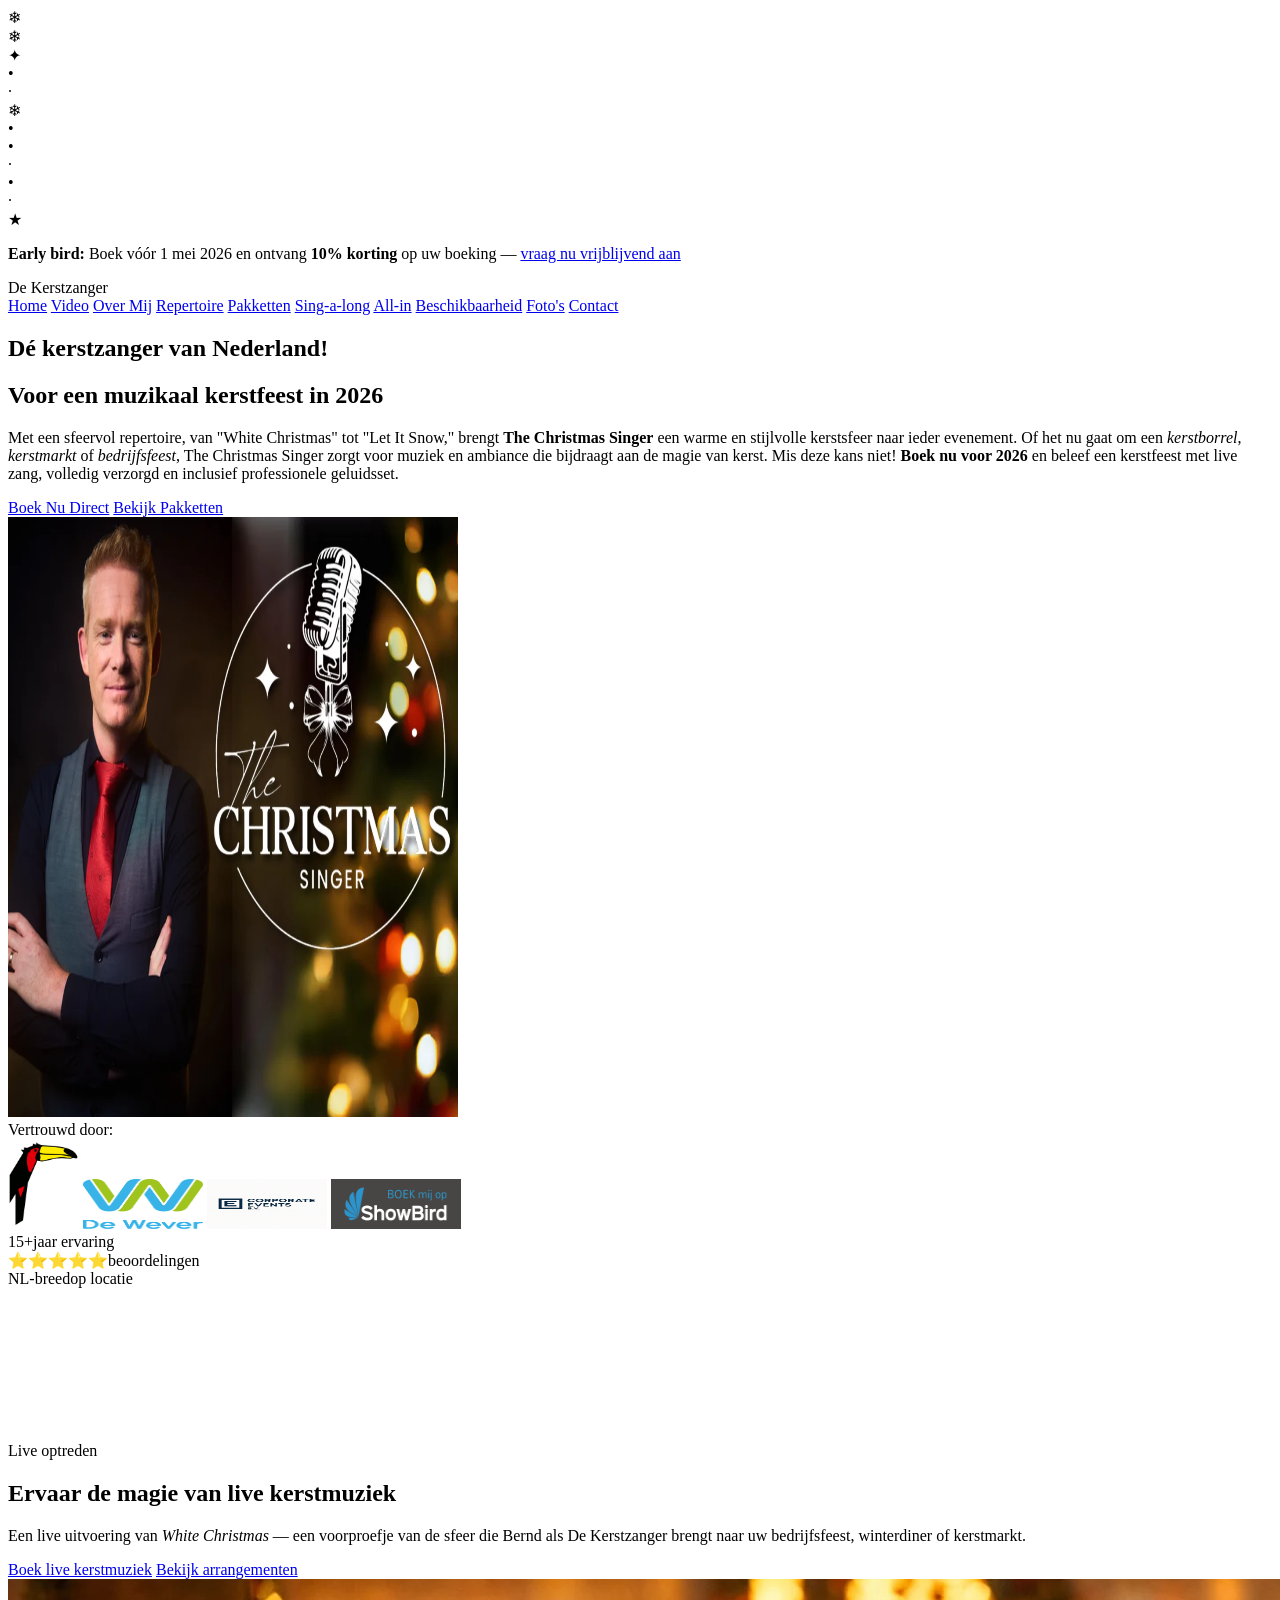
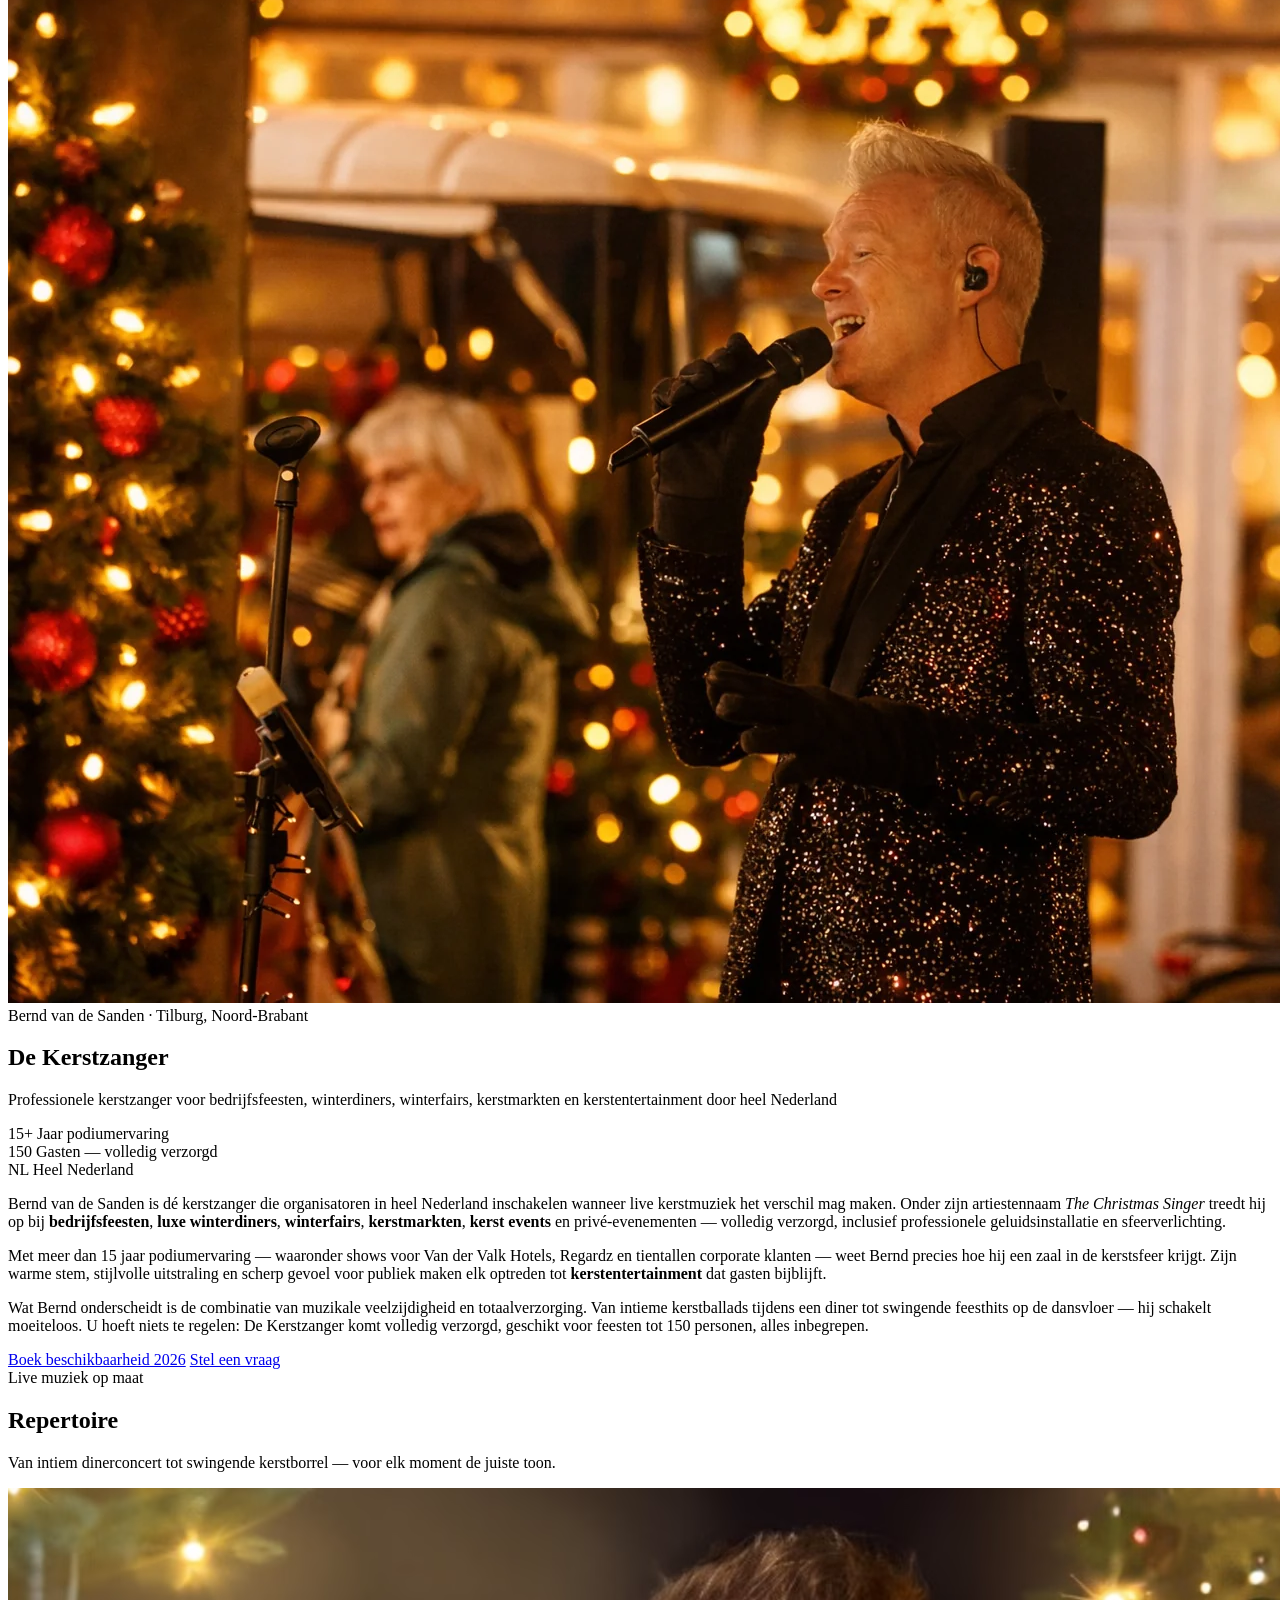
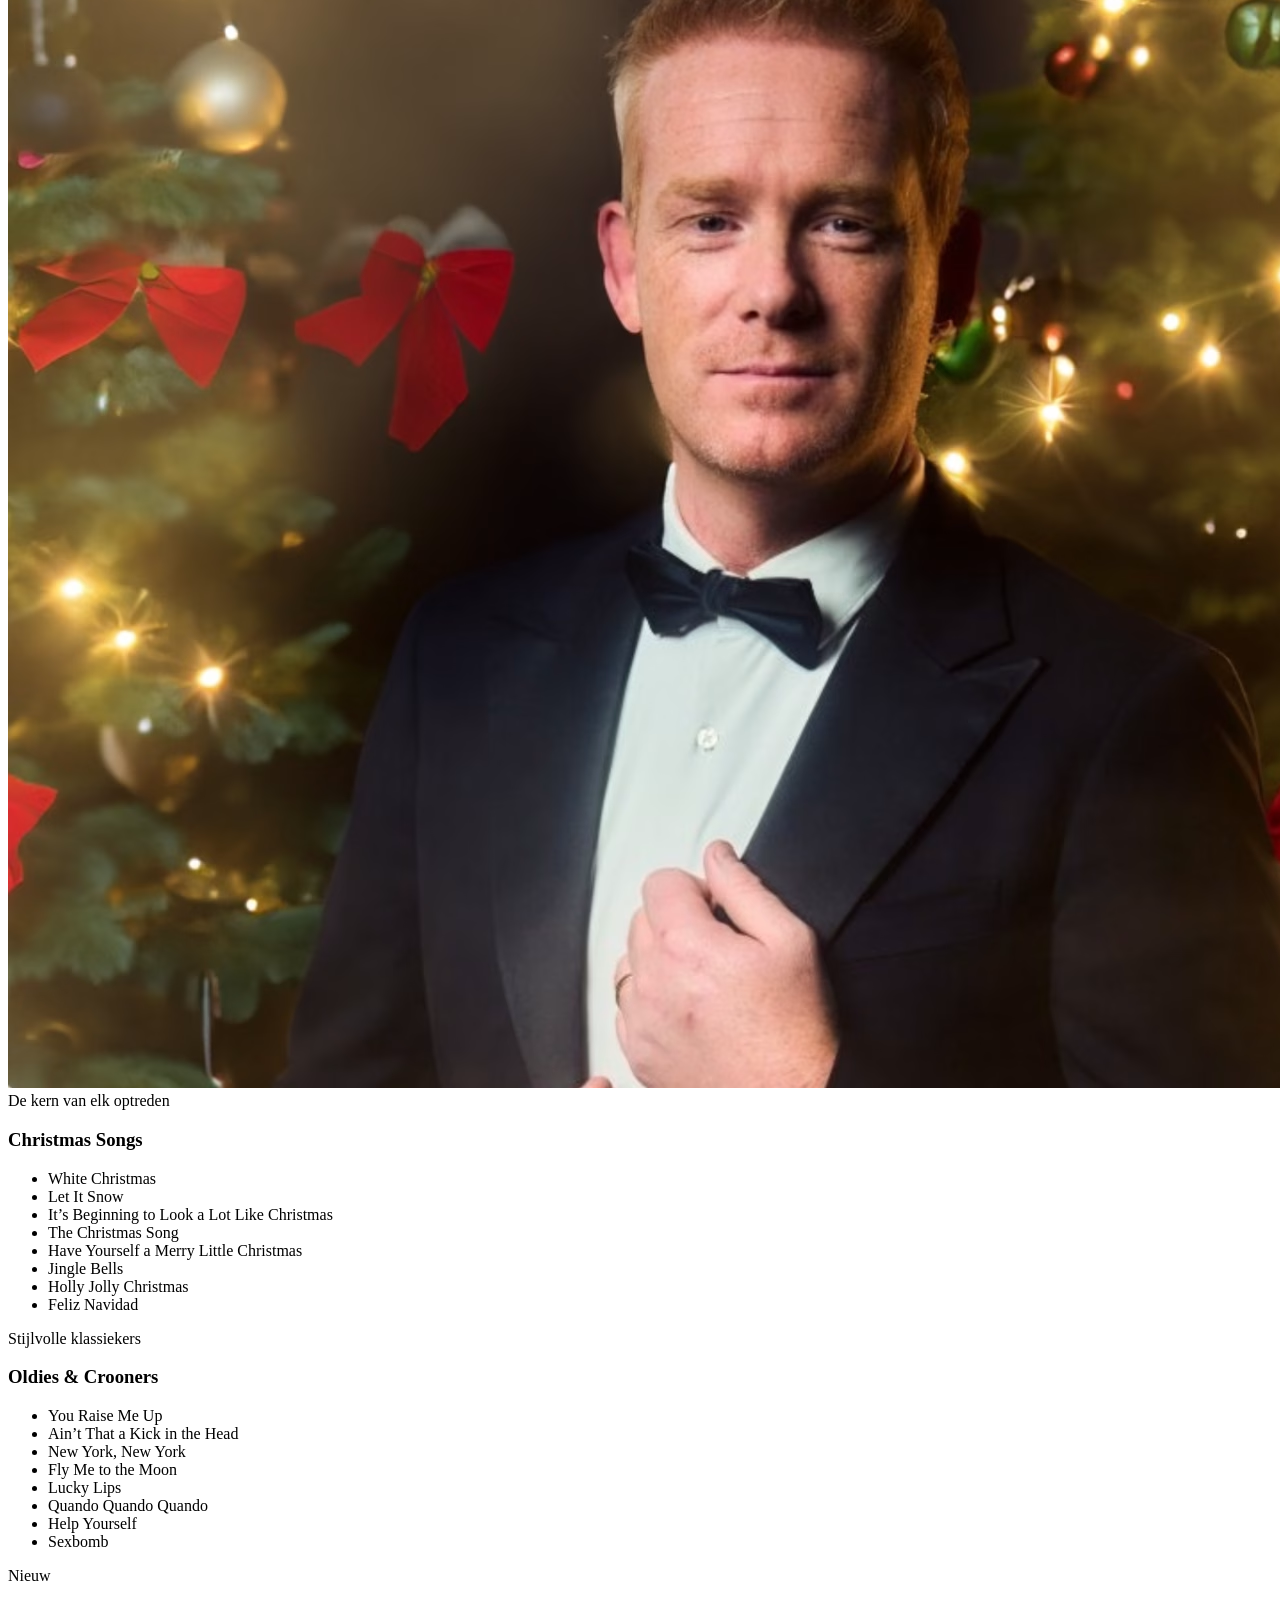
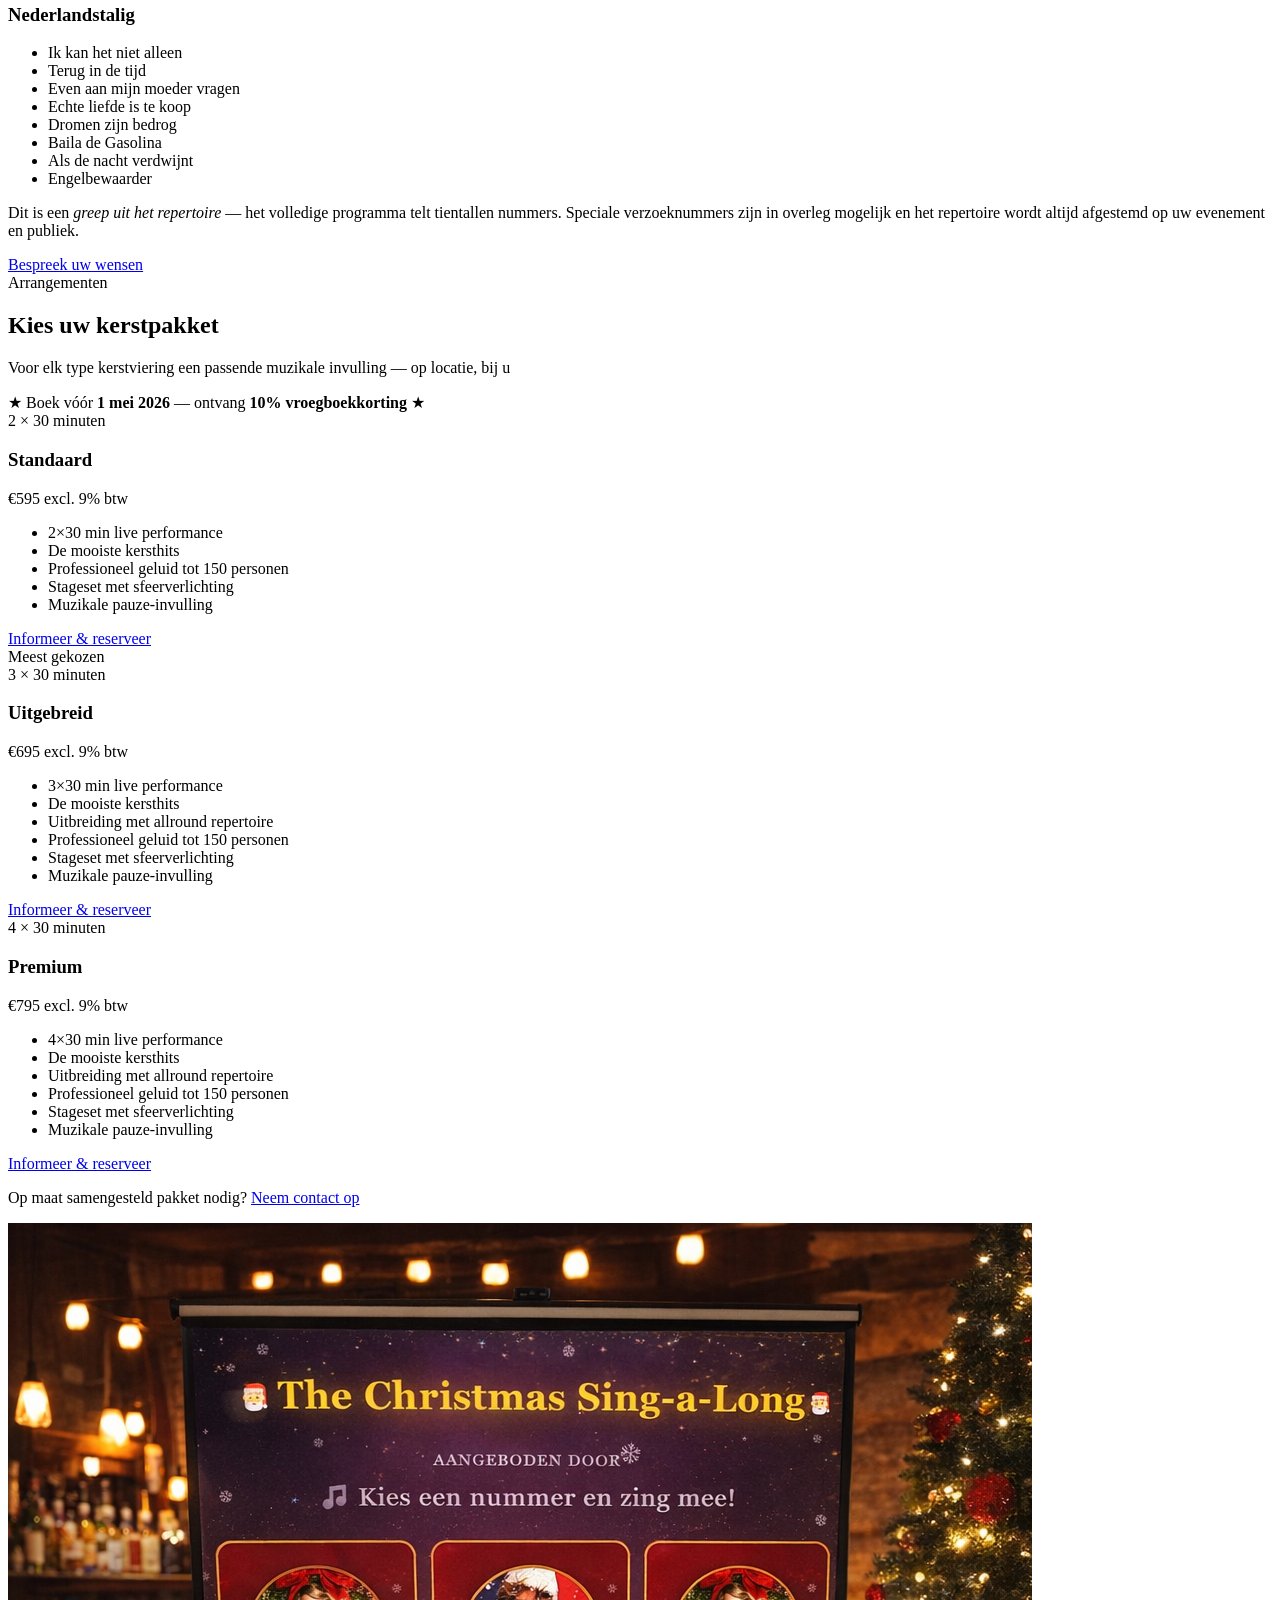
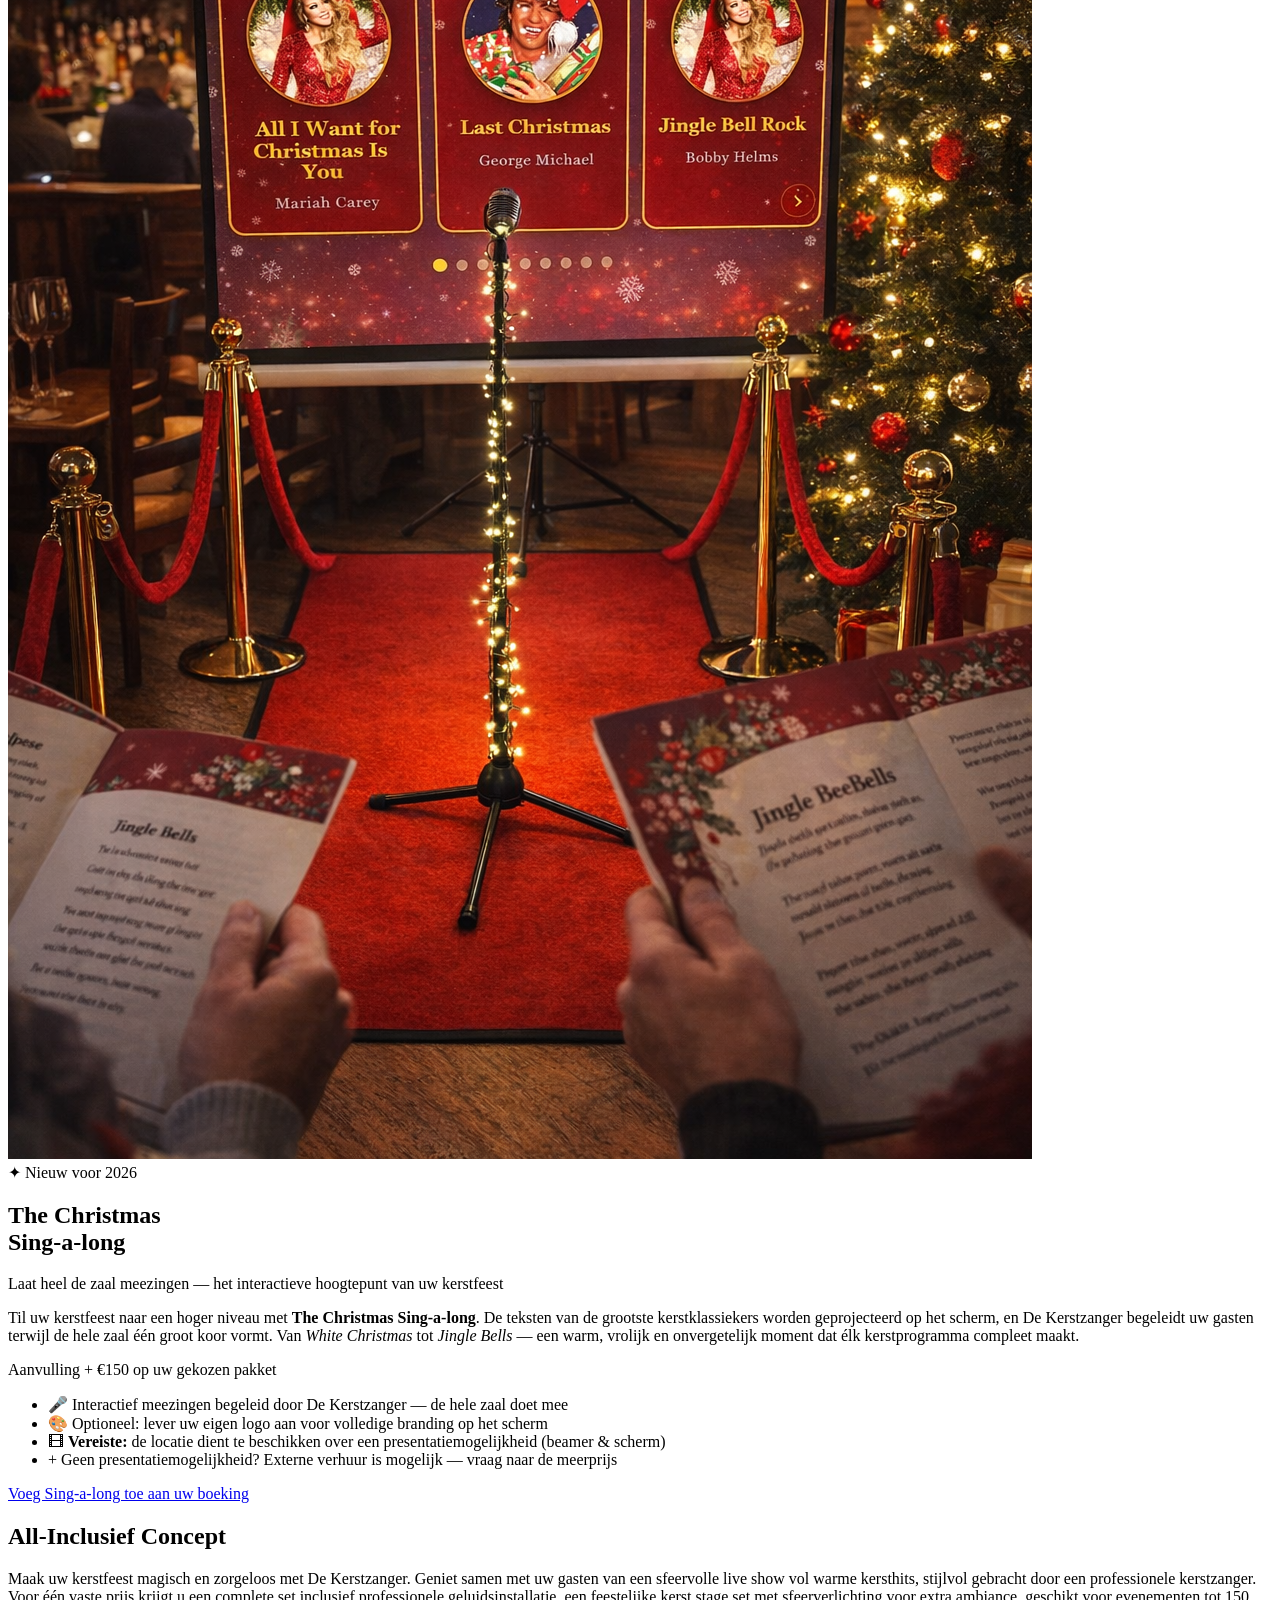
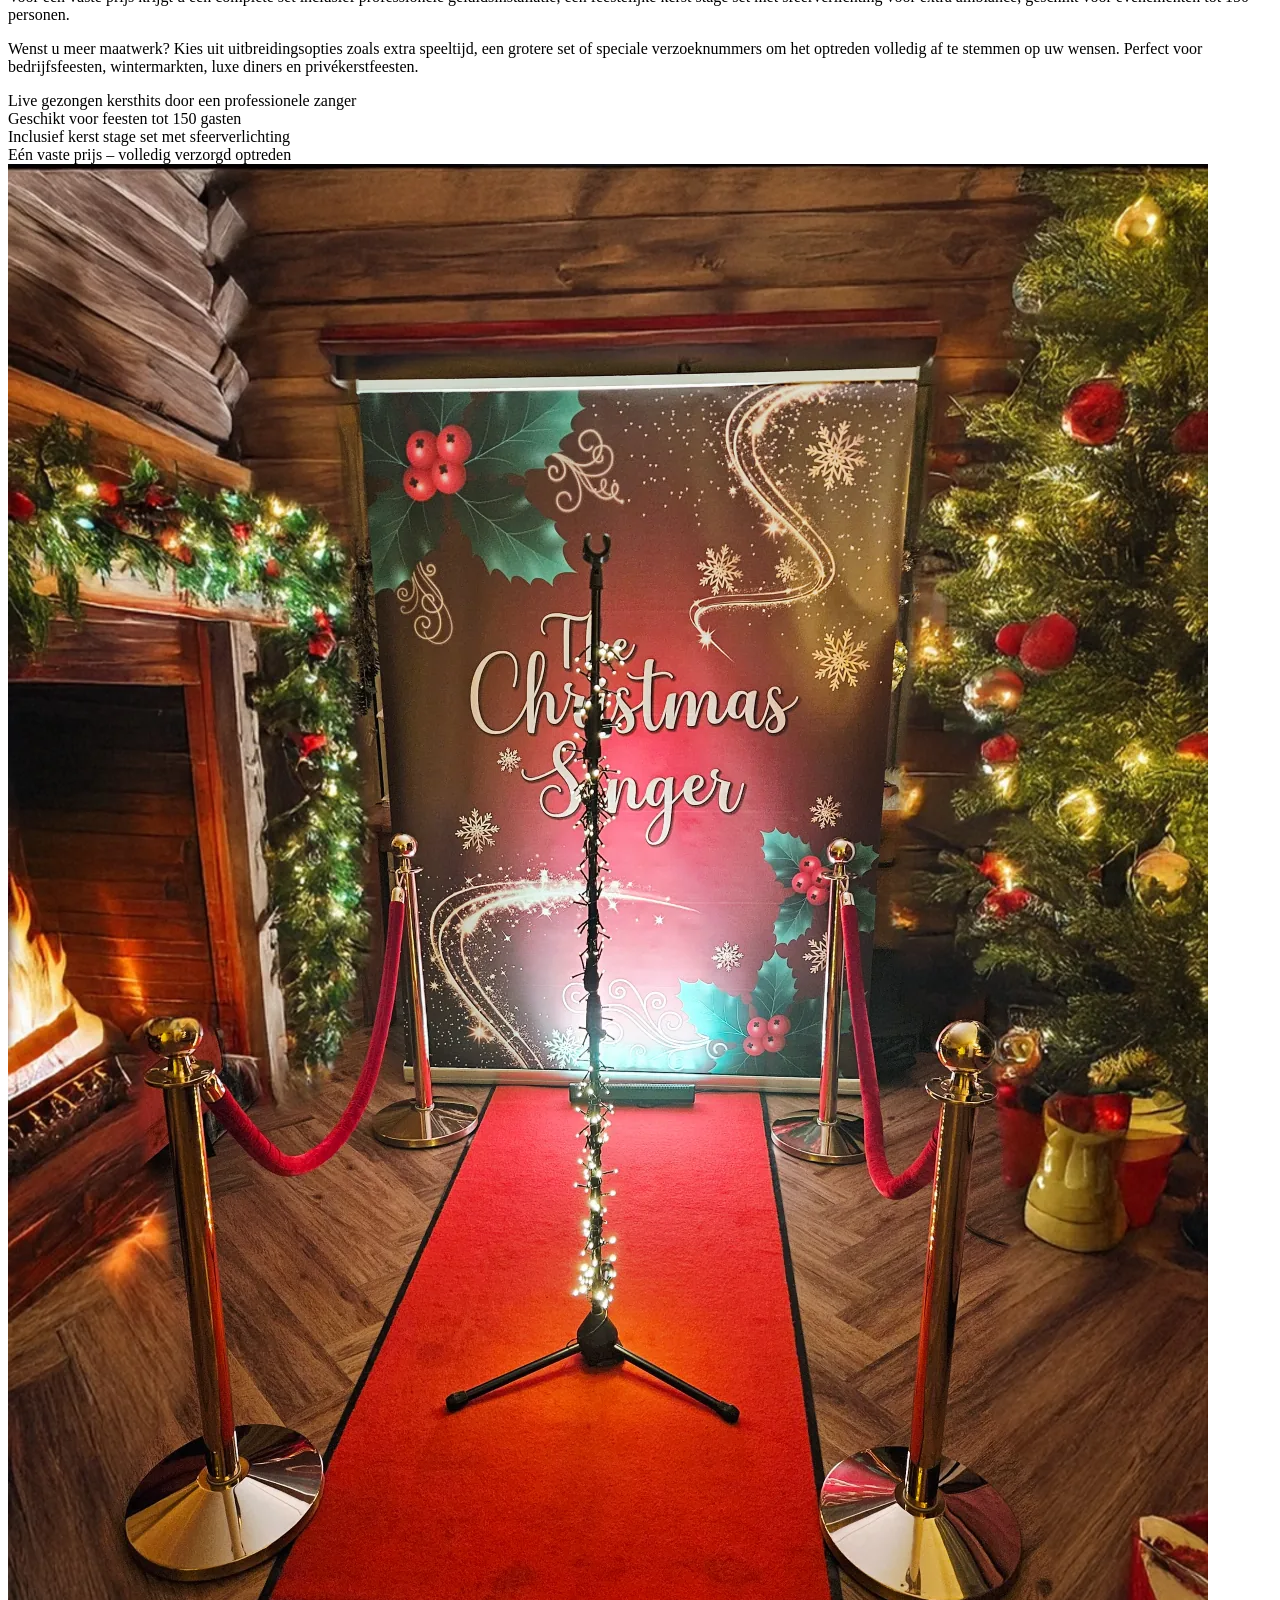
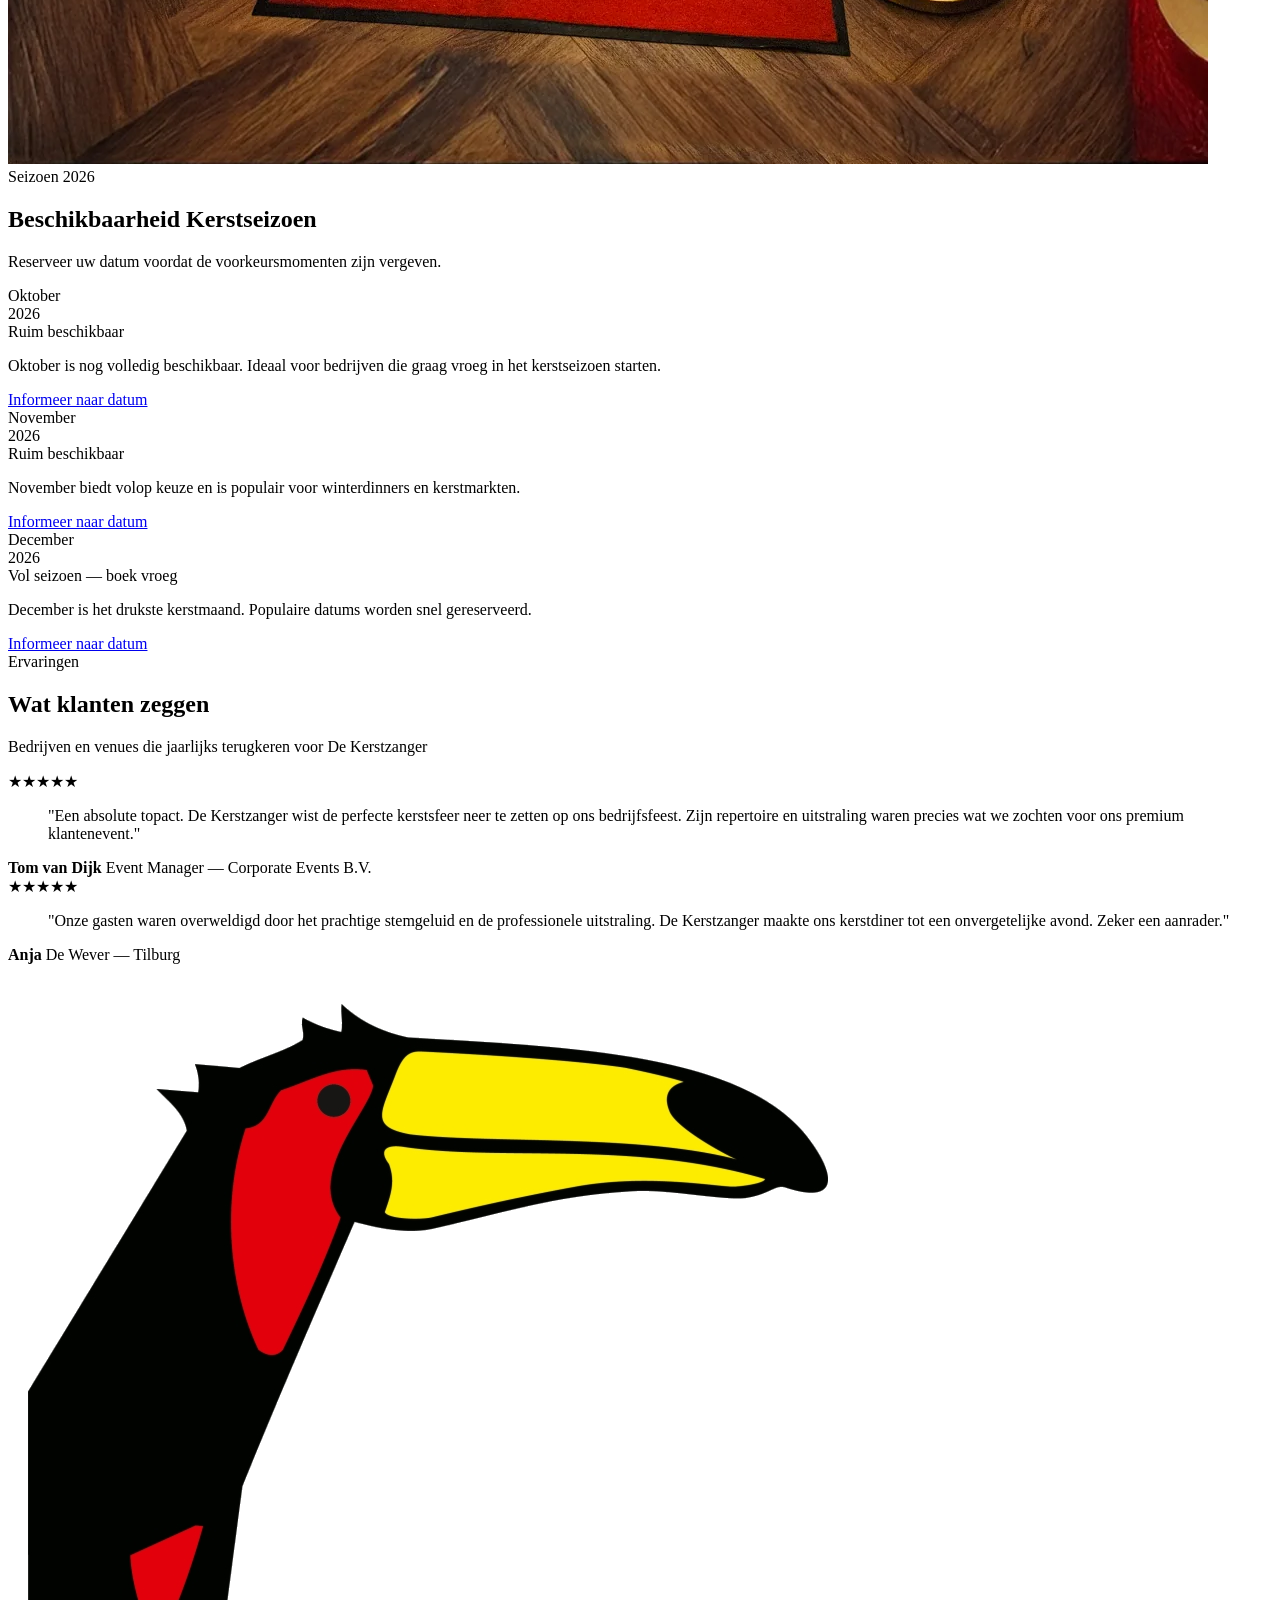
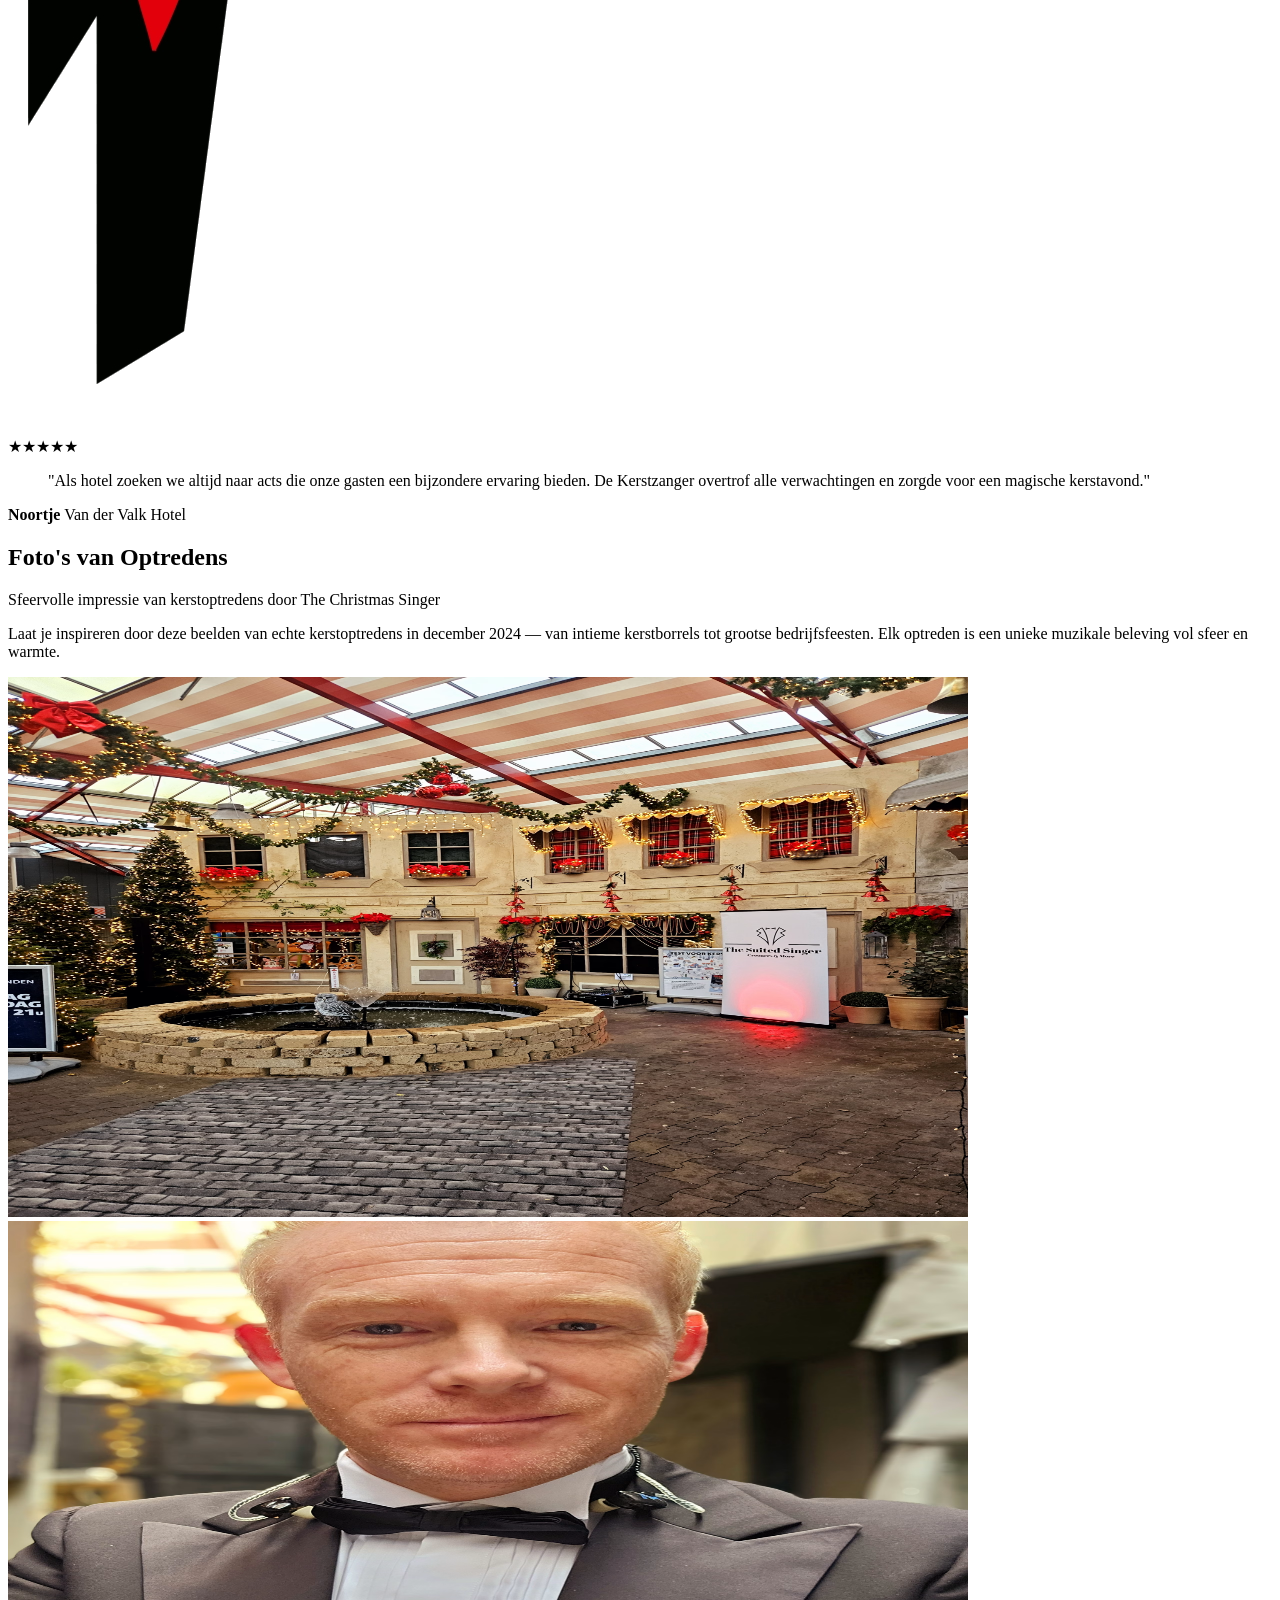
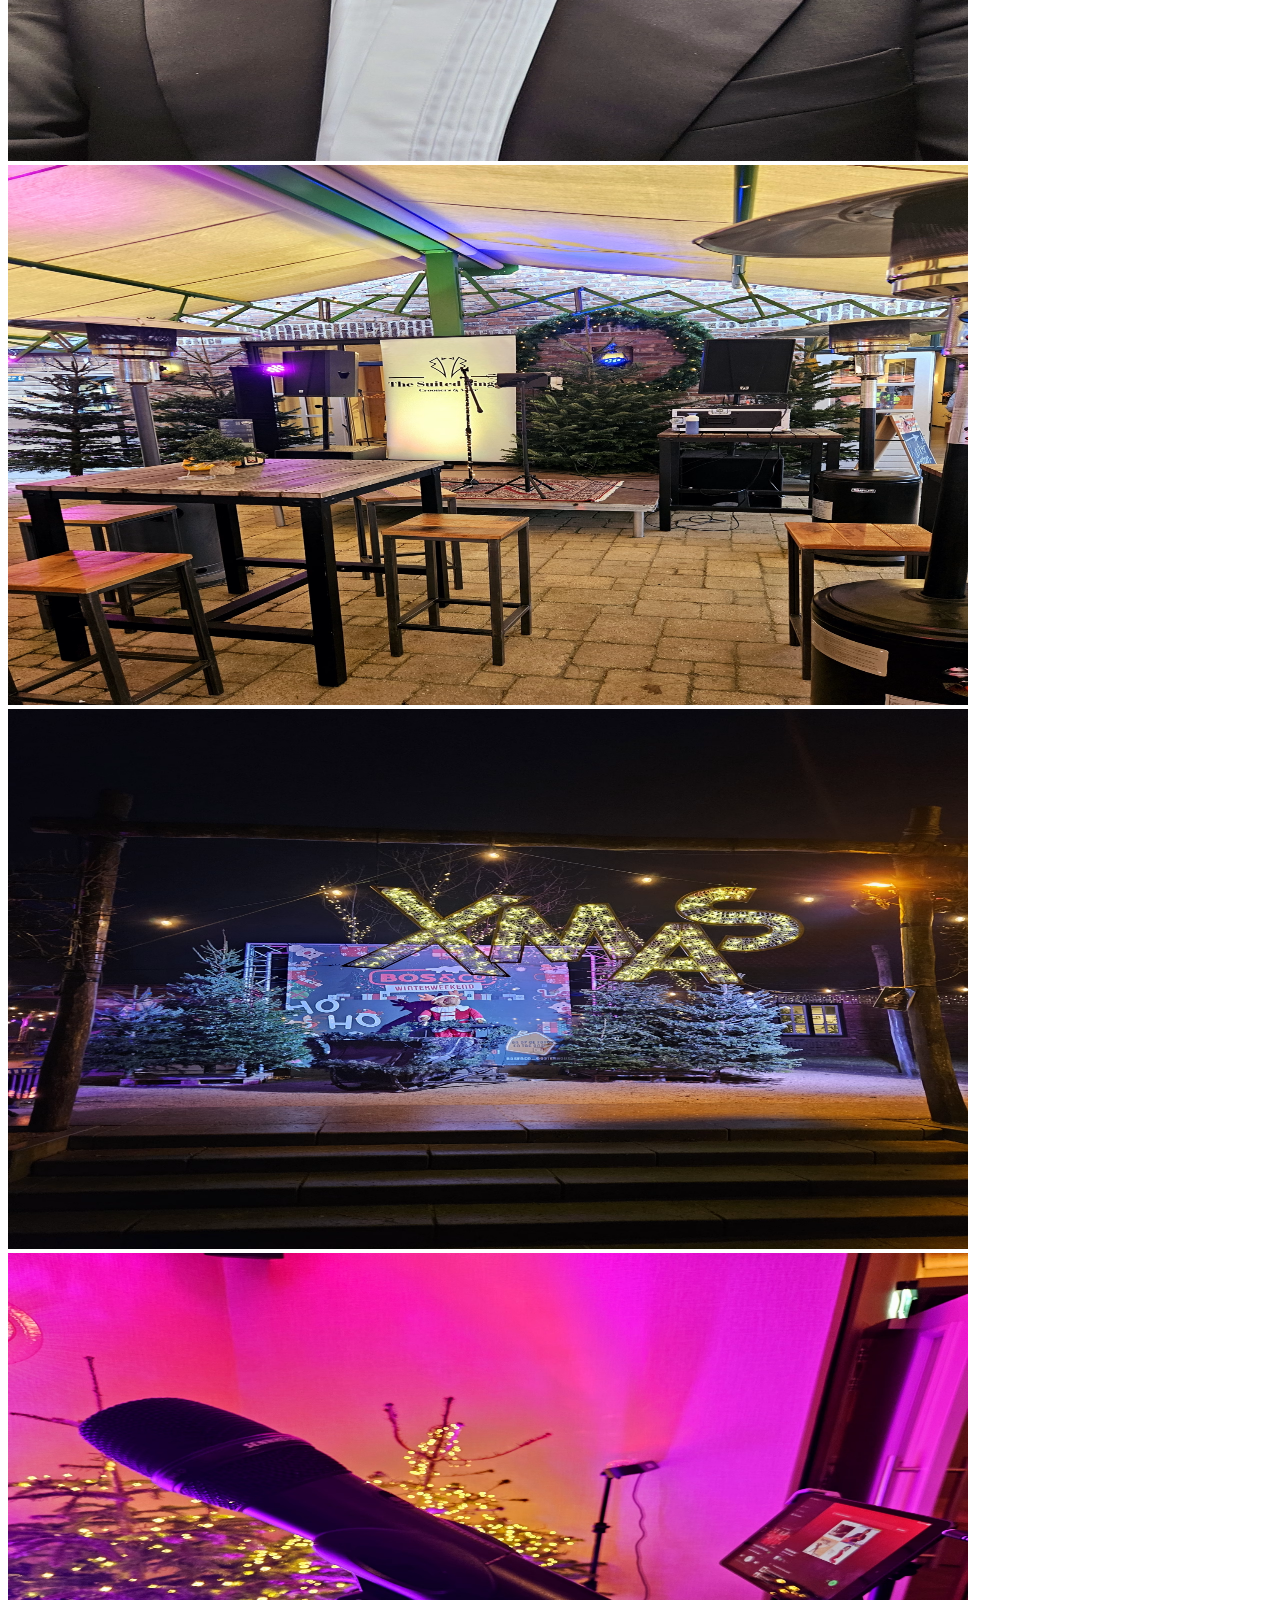
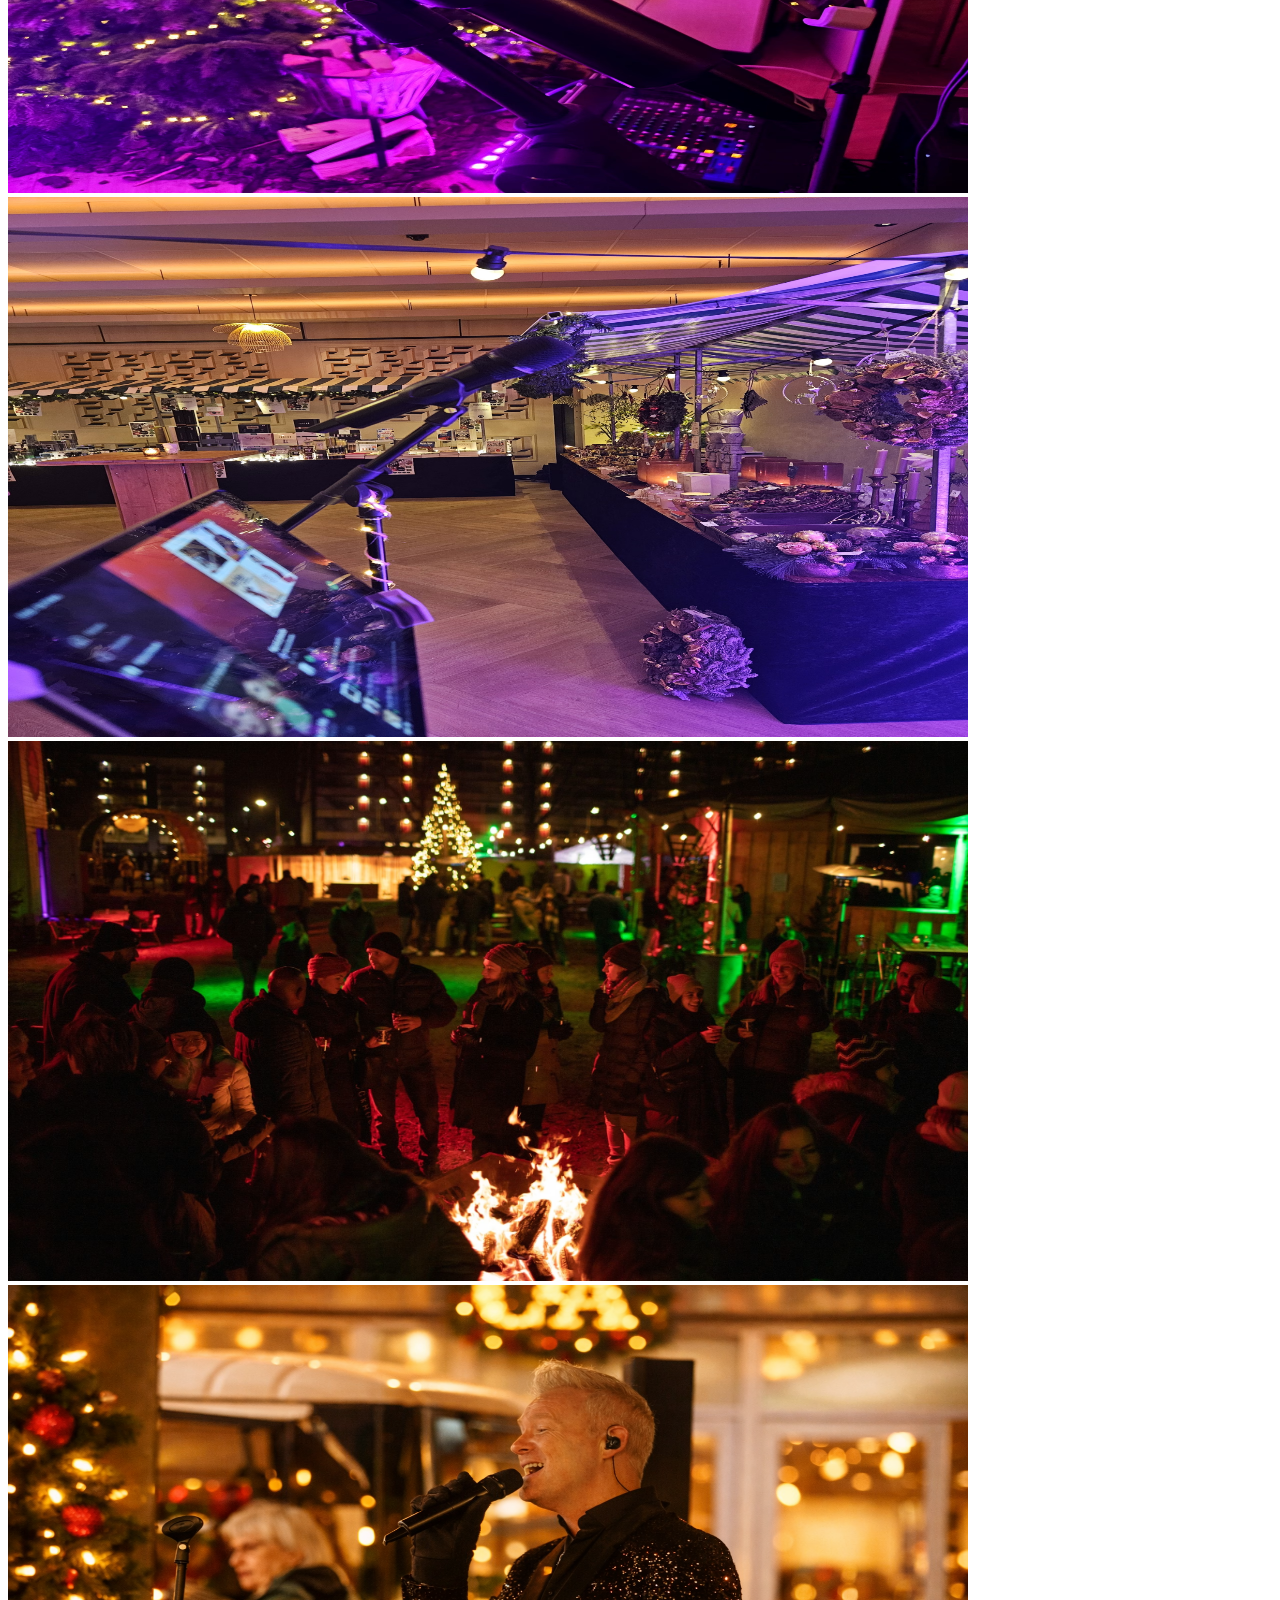
<file: index.html>
<!DOCTYPE html>
<html lang="nl">
<head>
    <!-- Google Consent Mode v2 + GA4: cookieloze basis-meting -->
    <meta charset="UTF-8">
    <meta name="viewport" content="width=device-width, initial-scale=1.0">
    
    <!-- Primary Meta Tags -->
    <title>Dé Kerstzanger – Professionele Kerstzanger | Boek 2026</title>
    <meta name="description" content="Boek Dé Kerstzanger voor uw kerstfeest 2026! Live kerstmuziek voor bedrijfsfeesten en kerstmarkten. All-inclusive, 15+ jaar ervaring in Nederland.">
    <meta name="keywords" content="kerstzanger, dé kerstzanger, christmas singer, kerstentertainment, bedrijfsfeest, kerstmarkt, live muziek, kerst 2026, kerstborrel, winterfeest, live entertainment, professionele zanger, kerstliedjes, white christmas, tilburg, nederland, kerstzanger boeken, kerstoptreden">
    <meta name="author" content="Bernd van de Sanden - Dé Kerstzanger">
    <meta name="robots" content="index, follow">
    <!-- Zorg dat de canonieke URL het juiste domein gebruikt -->
    <link rel="canonical" href="https://www.dekerstzanger.nl/">
    
    
    <!-- Google Consent Mode v2 + GA4: cookieloze basis analytics -->
    <script>
      window.dataLayer = window.dataLayer || [];
      function gtag(){ dataLayer.push(arguments); }
      
      // Voor cookieloze analytics: analytics_storage op 'granted' zetten
      gtag('consent', 'default', {
        ad_storage: 'denied',
        ad_user_data: 'denied',
        ad_personalization: 'denied',
        analytics_storage: 'granted',  // Gewijzigd naar 'granted' voor basis analytics
        functionality_storage: 'denied',
        security_storage: 'granted'
      });
    </script>
    
    <!-- GA4 Global Site Tag -->
    <script async src="https://www.googletagmanager.com/gtag/js?id=G-6CWRVSVY5R"></script>
    <script>
      gtag('js', new Date());
      gtag('config', 'G-6CWRVSVY5R', {
        // Voor productie: debug_mode op false zetten
        debug_mode: false,
        // Cookieloze configuratie
        client_storage: 'none',
        anonymize_ip: true,
        allow_google_signals: false,
        allow_ad_personalization_signals: false,
        // Basis page tracking
        send_page_view: true,
        page_title: document.title,
        page_location: window.location.href
      });
      
      // Test event versturen na load
      window.addEventListener('load', function() {
        gtag('event', 'page_loaded', {
          event_category: 'engagement',
          event_label: 'initial_load'
        });
      });
    </script>

    
    <!-- Open Graph Meta Tags -->
    <meta property="og:title" content="Dé Kerstzanger - Professionele Kerstzanger | Boek Nu voor 2026">
    <meta property="og:description" content="Boek Dé Kerstzanger voor uw kerstfeest 2026! Live kerstmuziek voor bedrijfsfeesten en evenementen. 15+ jaar ervaring in heel Nederland.">
    <meta property="og:type" content="website">
    <meta property="og:url" content="https://www.dekerstzanger.nl/">
    <meta property="og:image" content="https://www.dekerstzanger.nl/Images/Kerstzanger_1.png">
    <meta property="og:image:type" content="image/png">
    <meta property="og:image:width" content="1200">
    <meta property="og:image:height" content="630">
    <meta property="og:image:alt" content="Dé Kerstzanger - Professionele Kerstzanger Bernd van de Sanden">
    <meta property="og:site_name" content="Dé Kerstzanger">
    <meta property="og:locale" content="nl_NL">
    
    <!-- Twitter Card Meta Tags -->
    <meta name="twitter:card" content="summary_large_image">
    <meta name="twitter:title" content="Dé Kerstzanger - Professionele Kerstzanger | Boek Nu voor 2026">
    <meta name="twitter:description" content="Boek Dé Kerstzanger voor uw kerstfeest 2026! Live kerstmuziek voor bedrijfsfeesten en evenementen.">
    <meta name="twitter:image" content="https://www.dekerstzanger.nl/Images/Kerstzanger_1.png">
    
    <!-- Additional SEO Meta Tags -->
    <meta name="geo.region" content="NL-NB">
    <meta name="geo.placename" content="Tilburg, Noord-Brabant">
    <meta name="geo.position" content="51.5555;5.0913">
    <meta name="ICBM" content="51.5555, 5.0913">
    <meta name="theme-color" content="#3c1810">
    
    <!-- Fonts - async geladen (non-render-blocking) -->
    <link rel="preconnect" href="https://fonts.googleapis.com">
    <link rel="preconnect" href="https://fonts.gstatic.com" crossorigin>
    <link rel="preload" href="https://fonts.googleapis.com/css2?family=Playfair+Display:wght@400;500;600;700&family=Inter:wght@300;400;500;600&display=swap" as="style" onload="this.onload=null;this.rel='stylesheet'">
    <noscript><link rel="stylesheet" href="https://fonts.googleapis.com/css2?family=Playfair+Display:wght@400;500;600;700&family=Inter:wght@300;400;500;600&display=swap"></noscript>
    
    <!-- CSS -->
    <link rel="stylesheet" href="https://www.dekerstzanger.nl/styles.css?v=20260320f">
    
    <!-- Structured Data - Local Business -->
    <script type="application/ld+json">
    {
      "@context": "https://schema.org",
      "@type": "LocalBusiness",
      "name": "Dé Kerstzanger",
      "alternateName": ["The Christmas Singer", "De Kerstzanger", "Bernd van de Sanden"],
      "description": "Professionele kerstzanger met 15+ jaar ervaring. Live kerstmuziek voor bedrijfsfeesten, kerstmarkten, winterdinners en privé-evenementen in heel Nederland.",
      "url": "https://www.dekerstzanger.nl",
      "logo": "https://www.dekerstzanger.nl/Images/Kerstzanger_1.png",
      "image": "https://www.dekerstzanger.nl/Images/Kerstzanger_1.png",
      "telephone": "+31641268405",
      "email": "Boeking@dekerstzanger.nl",
      "priceRange": "€595–€795",
      "founder": {
        "@type": "Person",
        "name": "Bernd van de Sanden",
        "jobTitle": "Professionele kerstzanger"
      },
      "address": {
        "@type": "PostalAddress",
        "addressLocality": "Tilburg",
        "addressRegion": "Noord-Brabant",
        "addressCountry": "NL"
      },
      "areaServed": [
        { "@type": "Country", "name": "Nederland" },
        { "@type": "City", "name": "Tilburg" },
        { "@type": "City", "name": "Amsterdam" },
        { "@type": "City", "name": "Rotterdam" },
        { "@type": "City", "name": "Utrecht" },
        { "@type": "City", "name": "Eindhoven" },
        { "@type": "City", "name": "Den Haag" },
        { "@type": "City", "name": "Breda" },
        { "@type": "City", "name": "Den Bosch" }
      ],
      "hasOfferCatalog": {
        "@type": "OfferCatalog",
        "name": "Kerstpakketten 2026",
        "itemListElement": [
          {
            "@type": "Offer",
            "name": "Standaard Pakket",
            "description": "2x30 minuten live performance met stageset en sfeerverlichting",
            "price": "595",
            "priceCurrency": "EUR",
            "valueAddedTaxIncluded": false,
            "url": "https://showbird.com/nl/acts/19031-the-christmas-singer-de-kerstzanger"
          },
          {
            "@type": "Offer",
            "name": "Uitgebreid Pakket",
            "description": "3x30 minuten live performance met uitgebreid repertoire",
            "price": "695",
            "priceCurrency": "EUR",
            "valueAddedTaxIncluded": false,
            "url": "https://showbird.com/nl/acts/19031-the-christmas-singer-de-kerstzanger"
          },
          {
            "@type": "Offer",
            "name": "Premium Pakket",
            "description": "4x30 minuten live performance met volledig allround repertoire",
            "price": "795",
            "priceCurrency": "EUR",
            "valueAddedTaxIncluded": false,
            "url": "https://showbird.com/nl/acts/19031-the-christmas-singer-de-kerstzanger"
          }
        ]
      },
      "sameAs": [
        "https://showbird.com/nl/acts/19031-the-christmas-singer-de-kerstzanger",
        "https://wa.me/31641268405"
      ]
    }
    </script>
    
    <!-- Structured Data - Events Oktober / November / December 2026 -->
    <script type="application/ld+json">
    [
      {
        "@context": "https://schema.org",
        "@type": "Event",
        "name": "De Kerstzanger — Live kerstmuziek Oktober 2026",
        "description": "Live kerstmuziek optreden door De Kerstzanger (Bernd van de Sanden) voor bedrijfsfeesten, wintermarkten en kerstdinners. Oktober 2026 nog ruim beschikbaar.",
        "startDate": "2026-10-01",
        "endDate": "2026-10-31",
        "eventStatus": "https://schema.org/EventScheduled",
        "eventAttendanceMode": "https://schema.org/OfflineEventAttendanceMode",
        "location": {
          "@type": "Place",
          "name": "Nederland",
          "address": { "@type": "PostalAddress", "addressCountry": "NL" }
        },
        "image": "https://www.dekerstzanger.nl/Images/Kerstzanger_1.png",
        "performer": { "@type": "Person", "name": "Bernd van de Sanden", "alternateName": "De Kerstzanger" },
        "organizer": { "@type": "Organization", "name": "De Kerstzanger", "url": "https://www.dekerstzanger.nl/" },
        "offers": {
          "@type": "Offer",
          "url": "https://showbird.com/nl/acts/19031-the-christmas-singer-de-kerstzanger",
          "price": "595",
          "priceCurrency": "EUR",
          "availability": "https://schema.org/InStock",
          "validFrom": "2026-01-01"
        }
      },
      {
        "@context": "https://schema.org",
        "@type": "Event",
        "name": "De Kerstzanger — Live kerstmuziek November 2026",
        "description": "Live kerstmuziek optreden door De Kerstzanger (Bernd van de Sanden) voor bedrijfsfeesten, wintermarkten en kerstdinners. November 2026 nog ruim beschikbaar.",
        "startDate": "2026-11-01",
        "endDate": "2026-11-30",
        "eventStatus": "https://schema.org/EventScheduled",
        "eventAttendanceMode": "https://schema.org/OfflineEventAttendanceMode",
        "location": {
          "@type": "Place",
          "name": "Nederland",
          "address": { "@type": "PostalAddress", "addressCountry": "NL" }
        },
        "image": "https://www.dekerstzanger.nl/Images/Kerstzanger_1.png",
        "performer": { "@type": "Person", "name": "Bernd van de Sanden", "alternateName": "De Kerstzanger" },
        "organizer": { "@type": "Organization", "name": "De Kerstzanger", "url": "https://www.dekerstzanger.nl/" },
        "offers": {
          "@type": "Offer",
          "url": "https://showbird.com/nl/acts/19031-the-christmas-singer-de-kerstzanger",
          "price": "595",
          "priceCurrency": "EUR",
          "availability": "https://schema.org/InStock",
          "validFrom": "2026-01-01"
        }
      },
      {
        "@context": "https://schema.org",
        "@type": "Event",
        "name": "De Kerstzanger — Live kerstmuziek December 2026",
        "description": "Live kerstmuziek optreden door De Kerstzanger (Bernd van de Sanden) voor bedrijfsfeesten, wintermarkten en kerstdinners. December 2026 — boek vroeg, vol seizoen.",
        "startDate": "2026-12-01",
        "endDate": "2026-12-31",
        "eventStatus": "https://schema.org/EventScheduled",
        "eventAttendanceMode": "https://schema.org/OfflineEventAttendanceMode",
        "location": {
          "@type": "Place",
          "name": "Nederland",
          "address": { "@type": "PostalAddress", "addressCountry": "NL" }
        },
        "image": "https://www.dekerstzanger.nl/Images/Kerstzanger_1.png",
        "performer": { "@type": "Person", "name": "Bernd van de Sanden", "alternateName": "De Kerstzanger" },
        "organizer": { "@type": "Organization", "name": "De Kerstzanger", "url": "https://www.dekerstzanger.nl/" },
        "offers": {
          "@type": "Offer",
          "url": "https://showbird.com/nl/acts/19031-the-christmas-singer-de-kerstzanger",
          "price": "595",
          "priceCurrency": "EUR",
          "availability": "https://schema.org/LimitedAvailability",
          "validFrom": "2026-01-01"
        }
      }
    ]
    </script>

  
    <!-- Structured Data - FAQ (Rich Snippets in Google) -->
    <script type="application/ld+json">
    {
      "@context": "https://schema.org",
      "@type": "FAQPage",
      "mainEntity": [
        {
          "@type": "Question",
          "name": "Wat zijn de kosten voor een optreden van De Kerstzanger?",
          "acceptedAnswer": {
            "@type": "Answer",
            "text": "De Kerstzanger biedt drie pakketten aan: Standaard (2x30 min) voor €595 excl. BTW, Uitgebreid (3x30 min) voor €695 excl. BTW en Premium (4x30 min) voor €795 excl. BTW. Alle pakketten zijn all-inclusive met professionele geluidsinstallatie en sfeerverlichting."
          }
        },
        {
          "@type": "Question",
          "name": "Wanneer treedt De Kerstzanger op in 2026?",
          "acceptedAnswer": {
            "@type": "Answer",
            "text": "De Kerstzanger (Bernd van de Sanden) is beschikbaar in oktober, november en december 2026. Oktober en november zijn nog ruim beschikbaar; december is het drukste seizoen en raakt snel vol. Boek minimaal 3 tot 6 maanden van tevoren via de website of bel +31 6 4126 8405."
          }
        },
        {
          "@type": "Question",
          "name": "In welke regio's is De Kerstzanger beschikbaar?",
          "acceptedAnswer": {
            "@type": "Answer",
            "text": "De Kerstzanger (Bernd van de Sanden) is beschikbaar in heel Nederland, met thuisbasis in Tilburg (Noord-Brabant). Hij treedt op bij bedrijfsfeesten, kerstmarkten, winterdinners en privé-evenementen door het gehele land."
          }
        },
        {
          "@type": "Question",
          "name": "Wat is er inbegrepen in een optreden?",
          "acceptedAnswer": {
            "@type": "Answer",
            "text": "Alle pakketten zijn volledig all-inclusive: live zangoptreden, professionele geluidsinstallatie (geschikt tot 150 personen), sfeervol kerststageset met verlichting, muzikale pauze-invulling en reiskosten naar locatie in Nederland."
          }
        },
        {
          "@type": "Question",
          "name": "Kan ik specifieke kerstnummers aanvragen?",
          "acceptedAnswer": {
            "@type": "Answer",
            "text": "Ja! De Kerstzanger heeft een breed repertoire van kerstklassiekers (White Christmas, Let It Snow, The Christmas Song), crooner hits in de stijl van Frank Sinatra en Dean Martin, en Nederlandstalige nummers. Speciale verzoeknummers kunt u in overleg opnemen."
          }
        }
      ]
    }
    </script>

    <!-- Structured Data - VideoObject (Google Video Indexing) -->
    <script type="application/ld+json">
    {
      "@context": "https://schema.org",
      "@type": "VideoObject",
      "name": "Dé Kerstzanger — White Christmas Live optreden",
      "description": "Live uitvoering van White Christmas door Dé Kerstzanger (Bernd van de Sanden). Een voorproefje van de sfeer die hij brengt naar uw bedrijfsfeest, winterdiner of kerstmarkt.",
      "thumbnailUrl": "https://i.ytimg.com/vi/hsLjchS6ziQ/maxresdefault.jpg",
      "uploadDate": "2024-12-20",
      "duration": "PT3M30S",
      "embedUrl": "https://www.youtube.com/embed/hsLjchS6ziQ",
      "contentUrl": "https://www.youtube.com/watch?v=hsLjchS6ziQ",
      "url": "https://www.dekerstzanger.nl/#video",
      "inLanguage": "nl",
      "publisher": {
        "@type": "Organization",
        "name": "Dé Kerstzanger",
        "url": "https://www.dekerstzanger.nl",
        "logo": "https://www.dekerstzanger.nl/Images/Kerstzanger_1.webp"
      },
      "author": {
        "@type": "Person",
        "name": "Bernd van de Sanden"
      }
    }
    </script>

    <!-- Structured Data - WebSite -->
    <script type="application/ld+json">
    {
      "@context": "https://schema.org",
      "@type": "WebSite",
      "name": "Dé Kerstzanger",
      "url": "https://www.dekerstzanger.nl",
      "description": "Professionele kerstzanger voor bedrijfsfeesten, kerstmarkten en evenementen in Nederland.",
      "inLanguage": "nl-NL"
    }
    </script>

    <!-- Favicon -->
    <link rel="icon" type="image/svg+xml" href="data:image/svg+xml,<svg xmlns='http://www.w3.org/2000/svg' viewBox='0 0 100 100'><text y='.9em' font-size='90'>🎄</text></svg>">
    <link rel="apple-touch-icon" sizes="180x180" href="Images/Kerstzanger_1.png">

    <!-- Preload Critical Resources -->
    <link rel="preload" href="https://www.dekerstzanger.nl/styles.css?v=20260320f" as="style">
    <link rel="preload" href="https://www.dekerstzanger.nl/Images/hero-image.webp" as="image" fetchpriority="high">

    <style>
    .luxury-booking-section a {
      position: relative;
      z-index: 50;
      display: inline-block;
    }
    .cookie-overlay { pointer-events: none; }
    .cookie-overlay .cookie-banner { pointer-events: auto; }
    </style>

</head>
<body>
    <!-- Particle Background -->
    <div id="particles"></div>

    <!-- Aankondigingsbalk -->
    <div class="announce-bar" id="announce-bar">
        <div class="announce-inner">
            <span class="announce-icon">&#9733;</span>
            <p><strong>Early bird:</strong> Boek v&oacute;&oacute;r 1 mei 2026 en ontvang <strong>10% korting</strong> op uw boeking &mdash; <a href="#contact" data-scroll="contact">vraag nu vrijblijvend aan</a></p>
        </div>
    </div>

    <!-- Navigation -->
    <nav class="navbar" id="navbar">
        <div class="nav-container">
            <div class="nav-brand">
                <span class="brand-text">De Kerstzanger</span>
            </div>
            
            <div class="nav-menu" id="nav-menu">
                <a href="#home" class="nav-link" data-scroll="home">Home</a>
                <a href="#video" class="nav-link" data-scroll="video">Video</a>
                <a href="#about" class="nav-link" data-scroll="about">Over Mij</a>
                <a href="#repertoire" class="nav-link" data-scroll="repertoire">Repertoire</a>
                <a href="#packages" class="nav-link" data-scroll="packages">Pakketten</a>
                <a href="#singalong" class="nav-link" data-scroll="singalong">Sing-a-long</a>
                <a href="#inclusive" class="nav-link" data-scroll="inclusive">All-in</a>
                <a href="#agenda2" class="nav-link" data-scroll="agenda2">Beschikbaarheid</a>
                <a href="#slideshow" class="nav-link" data-scroll="slideshow">Foto's</a>
                <a href="#contact" class="nav-link" data-scroll="contact">Contact</a>
            </div>
            
            <!-- Voeg een aria-label toe voor betere toegankelijkheid -->
            <div class="nav-toggle" id="nav-toggle" aria-label="Open navigatie">
                <span></span>
                <span></span>
                <span></span>
            </div>
        </div>
    </nav>

    <!-- Hero Section -->
    <section id="home" class="hero">
        <div class="hero-overlay"></div>
        <div class="hero-content">
            <div class="hero-layout">
                <div class="hero-text">
                    <h1 class="hero-title">
                        <span itemscope itemtype="https://schema.org/Person">
                            <span itemprop="name">Dé kerstzanger</span> van <span class="text-gold">Nederland!</span>
                        </span>
                    </h1>
                    <h2 class="hero-subtitle">Voor een muzikaal kerstfeest in 2026</h2>
                    <p class="hero-description">
                        Met een sfeervol repertoire, van "White Christmas" tot "Let It Snow," brengt <strong>The Christmas Singer</strong> een warme en stijlvolle kerstsfeer naar ieder evenement. Of het nu gaat om een <em>kerstborrel</em>, <em>kerstmarkt</em> of <em>bedrijfsfeest</em>, The Christmas Singer zorgt voor muziek en ambiance die bijdraagt aan de magie van kerst. Mis deze kans niet! <strong>Boek nu voor 2026</strong> en beleef een kerstfeest met live zang, volledig verzorgd en inclusief professionele geluidsset.
                    </p>
                    <div class="hero-cta">
                        <a href="#contact" class="btn btn-primary" data-scroll="contact">Boek Nu Direct</a>
                        <a href="#packages" class="btn btn-secondary" data-scroll="packages">Bekijk Pakketten</a>
                    </div>
                </div>
                <div class="hero-image">
                    <img src="Images/hero-image.webp" alt="Dé Kerstzanger Bernd van de Sanden - professionele kerstzanger voor bedrijfsfeesten" loading="eager" width="450" height="600" fetchpriority="high">
                </div>
            </div>
        </div>
        <div class="scroll-indicator">
            <span></span>
        </div>
    </section>

    <!-- Social Proof Strip -->
    <div class="social-proof-strip" aria-label="Vertrouwd door">
        <div class="container">
            <div class="social-proof-inner">
                <span class="social-proof-label">Vertrouwd door:</span>
                <div class="social-proof-logos">
                    <img src="Images/vdvalk-transparent.png" alt="Van der Valk Hotel" loading="lazy" style="max-height:90px;">
                    <img src="Images/testimonial-logo-2.png" alt="De Wever Tilburg" loading="lazy" width="120" height="50">
                    <picture>
                        <source srcset="Images/testimonial-logo-1.webp" type="image/webp">
                        <img src="Images/testimonial-logo-1.png" alt="Corporate Events" loading="lazy" width="120" height="50">
                    </picture>
                    <a href="https://showbird.com/nl/acts/19031-the-christmas-singer-de-kerstzanger" target="_blank" rel="noopener noreferrer" aria-label="Bekijk profiel op ShowBird">
                        <img src="Images/showbird-badge.png" alt="Boekbaar via ShowBird" loading="lazy" width="130" height="50">
                    </a>
                </div>
                <div class="social-proof-stats">
                    <div class="stat-item"><span class="stat-number">15+</span><span class="stat-label">jaar ervaring</span></div>
                    <div class="stat-item"><span class="stat-number">⭐⭐⭐⭐⭐</span><span class="stat-label">beoordelingen</span></div>
                    <div class="stat-item"><span class="stat-number">NL-breed</span><span class="stat-label">op locatie</span></div>
                </div>
            </div>
        </div>
    </div>
    <!-- Video Section V2 -->
    <section id="video" class="vid-v2-section">
        <div class="container">
            <div class="vid-v2-layout">

                <!-- Video links -->
                <div class="vid-v2-media">
                    <div class="vid-v2-frame-wrap">
                        <iframe
                            src="https://www.youtube-nocookie.com/embed/hsLjchS6ziQ"
                            title="De Kerstzanger &mdash; White Christmas Live"
                            frameborder="0"
                            allow="accelerometer; autoplay; clipboard-write; encrypted-media; gyroscope; picture-in-picture; web-share"
                            allowfullscreen>
                        </iframe>
                    </div>
                </div>

                <!-- Tekst rechts -->
                <div class="vid-v2-body">
                    <span class="vid-v2-label">Live optreden</span>
                    <h2 class="vid-v2-title">Ervaar de magie van <span class="text-gold">live kerstmuziek</span></h2>
                    <p class="vid-v2-desc">Een live uitvoering van <em>White Christmas</em> &mdash; een voorproefje van de sfeer die Bernd als De Kerstzanger brengt naar uw bedrijfsfeest, winterdiner of kerstmarkt.</p>
                    <div class="vid-v2-cta">
                        <a href="#contact" class="vid-v2-btn vid-v2-btn--gold" data-scroll="contact">Boek live kerstmuziek</a>
                        <a href="#packages" class="vid-v2-btn vid-v2-btn--outline" data-scroll="packages">Bekijk arrangementen</a>
                    </div>
                </div>

            </div>
        </div>
    </section>

    <!-- About Section -->
    <section id="about" class="about">
        <div class="container">
            <div class="about-v2-layout">

                <div class="about-v2-image">
                    <picture>
                        <source srcset="Images/Kerstzanger_2.webp" type="image/webp">
                        <img src="Images/Kerstzanger_2.png"
                             alt="Bernd van de Sanden - De Kerstzanger - Professionele kerstzanger Nederland"
                             loading="lazy">
                    </picture>
                </div>

                <div class="about-v2-content">

                    <div class="about-v2-header">
                        <span class="about-v2-label">Bernd van de Sanden &middot; Tilburg, Noord-Brabant</span>
                        <h2 class="about-v2-title">De Kerstzanger</h2>
                        <p class="about-v2-subtitle">Professionele kerstzanger voor bedrijfsfeesten, winterdiners, winterfairs, kerstmarkten en kerstentertainment door heel Nederland</p>
                    </div>

                    <div class="about-v2-stats">
                        <div class="about-v2-stat">
                            <span class="about-v2-stat-number">15+</span>
                            <span class="about-v2-stat-label">Jaar podium&shy;ervaring</span>
                        </div>
                        <div class="about-v2-stat-divider"></div>
                        <div class="about-v2-stat">
                            <span class="about-v2-stat-number">150</span>
                            <span class="about-v2-stat-label">Gasten &mdash; volledig verzorgd</span>
                        </div>
                        <div class="about-v2-stat-divider"></div>
                        <div class="about-v2-stat">
                            <span class="about-v2-stat-number">NL</span>
                            <span class="about-v2-stat-label">Heel Nederland</span>
                        </div>
                    </div>

                    <div class="about-v2-body">
                        <p>Bernd van de Sanden is dé kerstzanger die organisatoren in heel Nederland inschakelen wanneer live kerstmuziek het verschil mag maken. Onder zijn artiestennaam <em>The Christmas Singer</em> treedt hij op bij <strong>bedrijfsfeesten</strong>, <strong>luxe winterdiners</strong>, <strong>winterfairs</strong>, <strong>kerstmarkten</strong>, <strong>kerst events</strong> en privé-evenementen &mdash; volledig verzorgd, inclusief professionele geluidsinstallatie en sfeerverlichting.</p>

                        <p>Met meer dan 15 jaar podiumervaring &mdash; waaronder shows voor Van der Valk Hotels, Regardz en tientallen corporate klanten &mdash; weet Bernd precies hoe hij een zaal in de kerstsfeer krijgt. Zijn warme stem, stijlvolle uitstraling en scherp gevoel voor publiek maken elk optreden tot <strong>kerstentertainment</strong> dat gasten bijblijft.</p>

                        <p>Wat Bernd onderscheidt is de combinatie van muzikale veelzijdigheid en totaalverzorging. Van intieme kerstballads tijdens een diner tot swingende feesthits op de dansvloer &mdash; hij schakelt moeiteloos. U hoeft niets te regelen: De Kerstzanger komt volledig verzorgd, geschikt voor feesten tot 150 personen, alles inbegrepen.</p>
                    </div>

                    <div class="about-v2-cta">
                        <a href="https://showbird.com/nl/acts/19031-the-christmas-singer-de-kerstzanger" target="_blank" rel="noopener noreferrer" class="about-v2-btn about-v2-btn--primary">Boek beschikbaarheid 2026</a>
                        <a href="#contact" class="about-v2-btn about-v2-btn--secondary" data-scroll="contact">Stel een vraag</a>
                    </div>

                </div>
            </div>
        </div>
    </section>

    <!-- Repertoire Section -->
    <section id="repertoire" class="luxury-repertoire">
        <div class="container">

            <div class="rep-v2-header">
                <span class="rep-v2-label">Live muziek op maat</span>
                <h2 class="luxury-repertoire-title">Repertoire</h2>
                <p class="luxury-repertoire-subtitle">Van intiem dinerconcert tot swingende kerstborrel &mdash; voor elk moment de juiste toon.</p>
            </div>

            <div class="rep-v2-layout">

                <div class="rep-v2-image">
                    <img src="Images/about-image.avif" alt="The Christmas Singer &ndash; Live Kerstmuziek" loading="lazy">
                </div>

                <div class="rep-v2-columns">

                    <div class="rep-v2-col rep-v2-col--featured">
                        <div class="rep-v2-col-header">
                            <span class="rep-v2-col-label">De kern van elk optreden</span>
                            <h3 class="rep-v2-col-title">Christmas Songs</h3>
                        </div>
                        <ul class="rep-v2-songlist">
                            <li>White Christmas</li>
                            <li>Let It Snow</li>
                            <li>It&rsquo;s Beginning to Look a Lot Like Christmas</li>
                            <li>The Christmas Song</li>
                            <li>Have Yourself a Merry Little Christmas</li>
                            <li>Jingle Bells</li>
                            <li>Holly Jolly Christmas</li>
                            <li>Feliz Navidad</li>
                        </ul>
                    </div>

                    <div class="rep-v2-col">
                        <div class="rep-v2-col-header">
                            <span class="rep-v2-col-label">Stijlvolle klassiekers</span>
                            <h3 class="rep-v2-col-title">Oldies &amp; Crooners</h3>
                        </div>
                        <ul class="rep-v2-songlist">
                            <li>You Raise Me Up</li>
                            <li>Ain&rsquo;t That a Kick in the Head</li>
                            <li>New York, New York</li>
                            <li>Fly Me to the Moon</li>
                            <li>Lucky Lips</li>
                            <li>Quando Quando Quando</li>
                            <li>Help Yourself</li>
                            <li>Sexbomb</li>
                        </ul>
                    </div>

                    <div class="rep-v2-col">
                        <div class="rep-v2-col-header">
                            <span class="rep-v2-col-label rep-v2-new">Nieuw</span>
                            <h3 class="rep-v2-col-title">Nederlandstalig</h3>
                        </div>
                        <ul class="rep-v2-songlist">
                            <li>Ik kan het niet alleen</li>
                            <li>Terug in de tijd</li>
                            <li>Even aan mijn moeder vragen</li>
                            <li>Echte liefde is te koop</li>
                            <li>Dromen zijn bedrog</li>
                            <li>Baila de Gasolina</li>
                            <li>Als de nacht verdwijnt</li>
                            <li>Engelbewaarder</li>
                        </ul>
                    </div>

                </div>
            </div>

            <div class="rep-v2-note">
                <p>Dit is een <em>greep uit het repertoire</em> &mdash; het volledige programma telt tientallen nummers. Speciale verzoeknummers zijn in overleg mogelijk en het repertoire wordt altijd afgestemd op uw evenement en publiek.</p>
                <a href="#contact" class="rep-v2-note-cta" data-scroll="contact">Bespreek uw wensen</a>
            </div>

        </div>
    </section>

    <!-- Packages V2 -->
    <section id="packages" class="pkg-v2-section">
        <div class="container">
            <div class="pkg-v2-header">
                <span class="pkg-v2-label">Arrangementen</span>
                <h2 class="pkg-v2-title">Kies uw kerstpakket</h2>
                <p class="pkg-v2-subtitle">Voor elk type kerstviering een passende muzikale invulling — op locatie, bij u</p>
                <div class="pkg-v2-earlybird">
                    <span class="pkg-v2-earlybird-star">&#9733;</span>
                    Boek v&oacute;&oacute;r <strong>1 mei 2026</strong> &mdash; ontvang <strong>10% vroegboekkorting</strong>
                    <span class="pkg-v2-earlybird-star">&#9733;</span>
                </div>
            </div>

            <div class="pkg-v2-grid">
                <!-- Standaard -->
                <div class="pkg-v2-card">
                    <div class="pkg-v2-card-inner">
                        <div class="pkg-v2-duration">2 &times; 30 minuten</div>
                        <h3 class="pkg-v2-name">Standaard</h3>
                        <div class="pkg-v2-price">
                            <span class="pkg-v2-amount">€595</span>
                            <span class="pkg-v2-vat">excl. 9% btw</span>
                        </div>
                        <ul class="pkg-v2-features">
                            <li>2&times;30 min live performance</li>
                            <li>De mooiste kersthits</li>
                            <li>Professioneel geluid tot 150 personen</li>
                            <li>Stageset met sfeerverlichting</li>
                            <li>Muzikale pauze-invulling</li>
                        </ul>
                        <a href="https://showbird.com/nl/acts/19031-the-christmas-singer-de-kerstzanger" target="_blank" rel="noopener noreferrer" class="pkg-v2-btn pkg-v2-btn--outline">Informeer &amp; reserveer</a>
                    </div>
                </div>

                <!-- Uitgebreid (featured) -->
                <div class="pkg-v2-card pkg-v2-card--featured">
                    <div class="pkg-v2-card-inner">
                        <div class="pkg-v2-badge">Meest gekozen</div>
                        <div class="pkg-v2-duration">3 &times; 30 minuten</div>
                        <h3 class="pkg-v2-name">Uitgebreid</h3>
                        <div class="pkg-v2-price">
                            <span class="pkg-v2-amount">€695</span>
                            <span class="pkg-v2-vat">excl. 9% btw</span>
                        </div>
                        <ul class="pkg-v2-features">
                            <li>3&times;30 min live performance</li>
                            <li>De mooiste kersthits</li>
                            <li>Uitbreiding met allround repertoire</li>
                            <li>Professioneel geluid tot 150 personen</li>
                            <li>Stageset met sfeerverlichting</li>
                            <li>Muzikale pauze-invulling</li>
                        </ul>
                        <a href="https://showbird.com/nl/acts/19031-the-christmas-singer-de-kerstzanger" target="_blank" rel="noopener noreferrer" class="pkg-v2-btn pkg-v2-btn--gold">Informeer &amp; reserveer</a>
                    </div>
                </div>

                <!-- Premium -->
                <div class="pkg-v2-card">
                    <div class="pkg-v2-card-inner">
                        <div class="pkg-v2-duration">4 &times; 30 minuten</div>
                        <h3 class="pkg-v2-name">Premium</h3>
                        <div class="pkg-v2-price">
                            <span class="pkg-v2-amount">€795</span>
                            <span class="pkg-v2-vat">excl. 9% btw</span>
                        </div>
                        <ul class="pkg-v2-features">
                            <li>4&times;30 min live performance</li>
                            <li>De mooiste kersthits</li>
                            <li>Uitbreiding met allround repertoire</li>
                            <li>Professioneel geluid tot 150 personen</li>
                            <li>Stageset met sfeerverlichting</li>
                            <li>Muzikale pauze-invulling</li>
                        </ul>
                        <a href="https://showbird.com/nl/acts/19031-the-christmas-singer-de-kerstzanger" target="_blank" rel="noopener noreferrer" class="pkg-v2-btn pkg-v2-btn--outline">Informeer &amp; reserveer</a>
                    </div>
                </div>
            </div>

            <p class="pkg-v2-custom">Op maat samengesteld pakket nodig? <a href="#contact" data-scroll="contact">Neem contact op</a></p>
        </div>
    </section>

    <!-- Christmas Sing-a-long Section -->
    <section id="singalong" class="singalong-section">
        <div class="singalong-inner">

            <div class="singalong-image-col">
                <div class="singalong-img-wrap">
                    <img src="Images/singalong.png" alt="The Christmas Sing-a-long &ndash; interactief meezingen met De Kerstzanger" loading="lazy">
                </div>
            </div>

            <div class="singalong-content-col">
                <span class="singalong-new-badge">&#10022; Nieuw voor 2026</span>

                <h2 class="singalong-title">The Christmas<br><span class="singalong-title-accent">Sing-a-long</span></h2>

                <p class="singalong-tagline">Laat heel de zaal meezingen &mdash; het interactieve hoogtepunt van uw kerstfeest</p>

                <p class="singalong-desc">Til uw kerstfeest naar een hoger niveau met <strong>The Christmas Sing-a-long</strong>. De teksten van de grootste kerstklassiekers worden geprojecteerd op het scherm, en De Kerstzanger begeleidt uw gasten terwijl de hele zaal &eacute;&eacute;n groot koor vormt. Van <em>White Christmas</em> tot <em>Jingle Bells</em> &mdash; een warm, vrolijk en onvergetelijk moment dat &eacute;lk kerstprogramma compleet maakt.</p>

                <div class="singalong-price-badge">
                    <span class="singalong-plus">Aanvulling</span>
                    <span class="singalong-price">+ &euro;150</span>
                    <span class="singalong-price-note">op uw gekozen pakket</span>
                </div>

                <ul class="singalong-features">
                    <li>
                        <span class="singalong-icon">&#127908;</span>
                        <span>Interactief meezingen begeleid door De Kerstzanger &mdash; de hele zaal doet mee</span>
                    </li>
                    <li>
                        <span class="singalong-icon">&#127912;</span>
                        <span>Optioneel: lever uw eigen logo aan voor volledige branding op het scherm</span>
                    </li>
                    <li>
                        <span class="singalong-icon">&#127902;</span>
                        <span><strong>Vereiste:</strong> de locatie dient te beschikken over een presentatiemogelijkheid (beamer &amp; scherm)</span>
                    </li>
                    <li>
                        <span class="singalong-icon">&#43;</span>
                        <span>Geen presentatiemogelijkheid? Externe verhuur is mogelijk &mdash; vraag naar de meerprijs</span>
                    </li>
                </ul>

                <a href="#contact" class="singalong-cta" data-scroll="contact">Voeg Sing-a-long toe aan uw boeking</a>
            </div>

        </div>
    </section>

    <section id="inclusive" class="inclusive">
        <div class="container">
            <div class="luxury-inclusive-wrapper">
                <div class="inclusive-hero">
                    <div class="inclusive-hero-content">
                        <div class="inclusive-header">
                            <h2 class="luxury-inclusive-title">All-Inclusief <span class="text-gold">Concept</span></h2>
                        </div>
                        
                        <div class="inclusive-content-text">
                            <p class="inclusive-main-text">
                                Maak uw kerstfeest magisch en zorgeloos met De Kerstzanger. Geniet samen met uw gasten van een sfeervolle live show vol warme kersthits, stijlvol gebracht door een professionele kerstzanger. Voor één vaste prijs krijgt u een complete set inclusief professionele geluidsinstallatie, een feestelijke kerst stage set met sfeerverlichting voor extra ambiance, geschikt voor evenementen tot 150 personen.
                            </p>
                            
                            <p class="inclusive-secondary-text">
                                Wenst u meer maatwerk? Kies uit uitbreidingsopties zoals extra speeltijd, een grotere set of speciale verzoeknummers om het optreden volledig af te stemmen op uw wensen. Perfect voor bedrijfsfeesten, wintermarkten, luxe diners en privékerstfeesten.
                            </p>
                        </div>
                        
                        <div class="inclusive-features">
                            <div class="christmas-checklist">
                                <div class="checklist-item">
                                    <span class="incl-check"></span>
                                    <span class="checklist-text">Live gezongen kersthits door een professionele zanger</span>
                                </div>
                                <div class="checklist-item">
                                    <span class="incl-check"></span>
                                    <span class="checklist-text">Geschikt voor feesten tot 150 gasten</span>
                                </div>
                                <div class="checklist-item">
                                    <span class="incl-check"></span>
                                    <span class="checklist-text">Inclusief kerst stage set met sfeerverlichting</span>
                                </div>
                                <div class="checklist-item">
                                    <span class="incl-check"></span>
                                    <span class="checklist-text">Eén vaste prijs – volledig verzorgd optreden</span>
                                </div>
                            </div>
                        </div>
                    </div>
                    
                    <div class="inclusive-hero-image">
                        <div class="inclusive-image-frame">
                            <picture>
                                <source srcset="Images/inclusive-image.webp" type="image/webp">
                                <img src="Images/inclusive-image.png" alt="Dé Kerstzanger all-inclusive kerstoptreden" loading="lazy">
                            </picture>
                            <div class="inclusive-image-overlay"></div>
                        </div>
                    </div>
                </div>
            </div>
        </div>
    </section>

    <!-- agenda2 Section -->
    <section id="agenda2" class="agenda2">
        <div class="container">
            <div class="availability-wrapper">

                <div class="avail-v2-header">
                    <span class="avail-v2-label">Seizoen 2026</span>
                    <h2 class="availability-title">Beschikbaarheid Kerstseizoen</h2>
                    <p class="availability-subtitle">Reserveer uw datum voordat de voorkeursmomenten zijn vergeven.</p>
                </div>

                <div class="availability-grid">

                    <div class="avail-v2-card avail-open">
                        <div class="avail-v2-month">Oktober</div>
                        <div class="avail-v2-year">2026</div>
                        <div class="avail-v2-status">
                            <span class="avail-dot"></span>
                            Ruim beschikbaar
                        </div>
                        <p class="avail-v2-desc">Oktober is nog volledig beschikbaar. Ideaal voor bedrijven die graag vroeg in het kerstseizoen starten.</p>
                        <a href="#contact" class="avail-v2-cta" data-scroll="contact">Informeer naar datum</a>
                    </div>

                    <div class="avail-v2-card avail-open">
                        <div class="avail-v2-month">November</div>
                        <div class="avail-v2-year">2026</div>
                        <div class="avail-v2-status">
                            <span class="avail-dot"></span>
                            Ruim beschikbaar
                        </div>
                        <p class="avail-v2-desc">November biedt volop keuze en is populair voor winterdinners en kerstmarkten.</p>
                        <a href="#contact" class="avail-v2-cta" data-scroll="contact">Informeer naar datum</a>
                    </div>

                    <div class="avail-v2-card avail-limited">
                        <div class="avail-v2-month">December</div>
                        <div class="avail-v2-year">2026</div>
                        <div class="avail-v2-status">
                            <span class="avail-dot"></span>
                            Vol seizoen &mdash; boek vroeg
                        </div>
                        <p class="avail-v2-desc">December is het drukste kerstmaand. Populaire datums worden snel gereserveerd.</p>
                        <a href="#contact" class="avail-v2-cta" data-scroll="contact">Informeer naar datum</a>
                    </div>

                </div>

            </div>
        </div>
    </section>

    <!-- Testimonials Section V2 -->
    <section id="testimonials" class="testi-v2-section">
        <div class="container">
            <div class="testi-v2-header">
                <span class="testi-v2-label">Ervaringen</span>
                <h2 class="testi-v2-title">Wat klanten zeggen</h2>
                <p class="testi-v2-subtitle">Bedrijven en venues die jaarlijks terugkeren voor De Kerstzanger</p>
            </div>

            <div class="testi-v2-grid">

                <div class="testi-v2-card">
                    <div class="testi-v2-stars" aria-label="5 sterren">&#9733;&#9733;&#9733;&#9733;&#9733;</div>
                    <blockquote class="testi-v2-quote">"Een absolute topact. De Kerstzanger wist de perfecte kerstsfeer neer te zetten op ons bedrijfsfeest. Zijn repertoire en uitstraling waren precies wat we zochten voor ons premium klantenevent."</blockquote>
                    <div class="testi-v2-author">
                        <strong>Tom van Dijk</strong>
                        <span>Event Manager &mdash; Corporate Events B.V.</span>
                    </div>
                </div>

                <div class="testi-v2-card">
                    <div class="testi-v2-stars" aria-label="5 sterren">&#9733;&#9733;&#9733;&#9733;&#9733;</div>
                    <blockquote class="testi-v2-quote">"Onze gasten waren overweldigd door het prachtige stemgeluid en de professionele uitstraling. De Kerstzanger maakte ons kerstdiner tot een onvergetelijke avond. Zeker een aanrader."</blockquote>
                    <div class="testi-v2-author">
                        <strong>Anja</strong>
                        <span>De Wever &mdash; Tilburg</span>
                    </div>
                </div>

                <div class="testi-v2-card">
                    <div class="testi-v2-logo">
                        <img src="Images/vdvalk-transparent.png" alt="Van der Valk" loading="lazy">
                    </div>
                    <div class="testi-v2-stars" aria-label="5 sterren">&#9733;&#9733;&#9733;&#9733;&#9733;</div>
                    <blockquote class="testi-v2-quote">"Als hotel zoeken we altijd naar acts die onze gasten een bijzondere ervaring bieden. De Kerstzanger overtrof alle verwachtingen en zorgde voor een magische kerstavond."</blockquote>
                    <div class="testi-v2-author">
                        <strong>Noortje</strong>
                        <span>Van der Valk Hotel</span>
                    </div>
                </div>

            </div>
        </div>
    </section>

    <!-- Photo Gallery Section -->
    <section id="slideshow" class="slideshow-section">
        <div class="container">
            <div class="section-header">
                <h2 class="section-title">Foto's van Optredens</h2>
                <p class="section-subtitle">Sfeervolle impressie van kerstoptredens door The Christmas Singer</p>
            </div>

            <p class="gallery-intro-text">
                Laat je inspireren door deze beelden van echte kerstoptredens in december 2024 — van intieme kerstborrels tot grootse bedrijfsfeesten. Elk optreden is een unieke muzikale beleving vol sfeer en warmte.
            </p>

            <!-- Native Photo Carousel -->
            <div class="modern-slideshow" id="main-gallery" aria-label="Foto galerij kerstoptredens">

                <div class="slide active">
                    <div class="slide-background"></div>
                    <img class="slide-image" src="Images/20241207_114407-scaled.avif"
                         alt="The Christmas Singer - Kerstoptreden bedrijfsfeest december 2024"
                         loading="lazy" width="960" height="540">
                </div>

                <div class="slide">
                    <div class="slide-background"></div>
                    <img class="slide-image" src="Images/20241207_124732-scaled.avif"
                         alt="The Christmas Singer - Live kerstmuziek december 2024"
                         loading="lazy" width="960" height="540">
                </div>

                <div class="slide">
                    <div class="slide-background"></div>
                    <img class="slide-image" src="Images/20241215_112826-scaled.avif"
                         alt="The Christmas Singer - Kerstoptreden kerstborrel" 
                         loading="lazy" width="960" height="540">
                </div>

                <div class="slide">
                    <div class="slide-background"></div>
                    <img class="slide-image" src="Images/20241215_171831-scaled.avif"
                         alt="The Christmas Singer - Sfeervolle kerstmuziek diner"
                         loading="lazy" width="960" height="540">
                </div>

                <div class="slide">
                    <div class="slide-background"></div>
                    <img class="slide-image" src="Images/20241218_155423-scaled.avif"
                         alt="The Christmas Singer - Optreden winterfair december 2024"
                         loading="lazy" width="960" height="540">
                </div>

                <div class="slide">
                    <div class="slide-background"></div>
                    <img class="slide-image" src="Images/20241219_155008-scaled.avif"
                         alt="The Christmas Singer - Live zangoptreden kerst"
                         loading="lazy" width="960" height="540">
                </div>

                <div class="slide">
                    <div class="slide-background"></div>
                    <img class="slide-image" src="Images/320370788_889324269165499_8430614633551966741_n-jpg.avif"
                         alt="The Christmas Singer Bernd van de Sanden - Professioneel kerstoptreden"
                         loading="lazy" width="960" height="540">
                </div>

                <div class="slide">
                    <div class="slide-background"></div>
                    <img class="slide-image" src="Images/Kerstzanger_2.png"
                         alt="De Kerstzanger Bernd van de Sanden - Kerstoptreden portret"
                         loading="lazy" width="960" height="540">
                </div>

                <div class="slide">
                    <div class="slide-background"></div>
                    <img class="slide-image" src="Images/Kerstzanger_1.png"
                         alt="The Christmas Singer - Sfeervolle kerstmuziek live"
                         loading="lazy" width="960" height="540">
                </div>

                <!-- Navigation Buttons -->
                <button class="slideshow-prev carousel-btn" aria-label="Vorige foto">&#10094;</button>
                <button class="slideshow-next carousel-btn" aria-label="Volgende foto">&#10095;</button>

                <!-- Counter -->
                <div class="slideshow-counter" aria-live="polite">
                    <span class="current">1</span>&nbsp;/&nbsp;<span class="total">9</span>
                </div>

                <!-- Dot Indicators -->
                <div class="carousel-dots">
                    <button class="indicator active" aria-label="Foto 1"></button>
                    <button class="indicator" aria-label="Foto 2"></button>
                    <button class="indicator" aria-label="Foto 3"></button>
                    <button class="indicator" aria-label="Foto 4"></button>
                    <button class="indicator" aria-label="Foto 5"></button>
                    <button class="indicator" aria-label="Foto 6"></button>
                    <button class="indicator" aria-label="Foto 7"></button>
                    <button class="indicator" aria-label="Foto 8"></button>
                    <button class="indicator" aria-label="Foto 9"></button>
                </div>
            </div>

            <p class="slides-caption">
                Foto's van professionele kerstoptredens door The Christmas Singer &mdash; december 2024
            </p>
        </div>
    </section>

    <!-- Contact Section -->
    <section id="contact" class="contact">
        <div class="container">

            <div class="contact-v2-header">
                <span class="contact-v2-label">Beschikbaarheid 2026</span>
                <h2>Reserveer Uw Datum</h2>
                <p>Kerst 2026 is beperkt beschikbaar. Vraag vandaag nog vrijblijvend naar de mogelijkheden.</p>
            </div>

            <div class="contact-v2-panel">

                <!-- Left: info + foto + showbird -->
                <div class="contact-v2-left">

                    <div class="contact-v2-portrait">
                        <picture>
                            <source srcset="Images/Kerstzanger_4.webp" type="image/webp">
                            <img src="Images/Kerstzanger_4.png" alt="Dé Kerstzanger – Bernd van de Sanden, professionele kerstzanger" loading="lazy">
                        </picture>
                    </div>

                    <div class="contact-v2-info">
                        <a href="tel:+31641268405" class="contact-v2-item">
                            <span class="contact-v2-icon">
                                <svg viewBox="0 0 24 24" fill="none" stroke="currentColor" stroke-width="1.5" stroke-linecap="round" stroke-linejoin="round"><path d="M22 16.92v3a2 2 0 01-2.18 2 19.79 19.79 0 01-8.63-3.07A19.5 19.5 0 013.07 11 19.79 19.79 0 01.01 2.35 2 2 0 012 .18h3a2 2 0 012 1.72c.127.96.361 1.903.7 2.81a2 2 0 01-.45 2.11L6.09 7.91a16 16 0 006 6l1.27-1.27a2 2 0 012.11-.45c.907.339 1.85.573 2.81.7A2 2 0 0122 16.92z"/></svg>
                            </span>
                            <span class="contact-v2-item-text">
                                <span class="contact-v2-item-label">Bel direct</span>
                                <span class="contact-v2-item-value">+31 6 4126 8405</span>
                            </span>
                        </a>
                        <a href="mailto:Boeking@dekerstzanger.nl" class="contact-v2-item">
                            <span class="contact-v2-icon">
                                <svg viewBox="0 0 24 24" fill="none" stroke="currentColor" stroke-width="1.5" stroke-linecap="round" stroke-linejoin="round"><path d="M4 4h16c1.1 0 2 .9 2 2v12c0 1.1-.9 2-2 2H4c-1.1 0-2-.9-2-2V6c0-1.1.9-2 2-2z"/><polyline points="22,6 12,13 2,6"/></svg>
                            </span>
                            <span class="contact-v2-item-text">
                                <span class="contact-v2-item-label">E-mail</span>
                                <span class="contact-v2-item-value">Boeking@dekerstzanger.nl</span>
                            </span>
                        </a>
                        <a href="https://wa.me/31641268405" target="_blank" rel="noopener noreferrer" class="contact-v2-item">
                            <span class="contact-v2-icon">
                                <svg viewBox="0 0 24 24" fill="none" stroke="currentColor" stroke-width="1.5" stroke-linecap="round" stroke-linejoin="round"><path d="M21 11.5a8.38 8.38 0 01-.9 3.8 8.5 8.5 0 01-7.6 4.7 8.38 8.38 0 01-3.8-.9L3 21l1.9-5.7a8.38 8.38 0 01-.9-3.8 8.5 8.5 0 014.7-7.6 8.38 8.38 0 013.8-.9h.5a8.48 8.48 0 018 8v.5z"/></svg>
                            </span>
                            <span class="contact-v2-item-text">
                                <span class="contact-v2-item-label">WhatsApp</span>
                                <span class="contact-v2-item-value">Direct chatten</span>
                            </span>
                        </a>
                    </div>

                    <div class="contact-v2-showbird">
                        <p class="contact-v2-showbird-label">Of boek direct via</p>
                        <a target="_blank" rel="noopener noreferrer" href="https://showbird.com/nl/acts/19031-the-christmas-singer-de-kerstzanger" aria-label="Direct boeken via ShowBird (opent in nieuw tabblad)">
                            <img src="Images/showbird-badge.png" alt="Boek via ShowBird" style="width:160px;">
                        </a>
                    </div>

                </div>

                <!-- Right: form -->
                <div class="contact-v2-right">
                    <h3 class="contact-v2-form-title">Stuur een aanvraag</h3>
                    <form action="https://formspree.io/f/mjkolzel" method="POST" class="contact-form">
                        <div class="form-row">
                            <div class="form-group">
                                <label for="naam">Naam *</label>
                                <input type="text" id="naam" name="naam" required placeholder="Uw naam">
                            </div>
                            <div class="form-group">
                                <label for="email">Email *</label>
                                <input type="email" id="email" name="email" required placeholder="uw@email.nl">
                            </div>
                        </div>
                        <div class="form-row">
                            <div class="form-group">
                                <label for="onderwerp">Onderwerp</label>
                                <input type="text" id="onderwerp" name="onderwerp" placeholder="Bedrijfskerstfeest 2026">
                            </div>
                            <div class="form-group">
                                <label for="pakket">Pakket</label>
                                <select id="pakket" name="pakket">
                                    <option value="">Selecteer pakket</option>
                                    <option value="standaard">Standaard &mdash; €595 excl. btw</option>
                                    <option value="uitgebreid">Uitgebreid &mdash; €695 excl. btw</option>
                                    <option value="premium">Premium &mdash; €795 excl. btw</option>
                                </select>
                            </div>
                        </div>
                        <div class="form-row">
                            <div class="form-group">
                                <label for="datum">Datum Optreden</label>
                                <input type="date" id="datum" name="datum" min="">
                            </div>
                            <div class="form-group">
                                <label for="starttijd">Starttijd</label>
                                <input type="time" id="starttijd" name="starttijd" placeholder="bijv. 19:00">
                            </div>
                        </div>
                        <div class="form-row">
                            <div class="form-group">
                                <label for="gasten">Aantal gasten</label>
                                <select id="gasten" name="gasten">
                                    <option value="">Schatting aantal gasten</option>
                                    <option value="1-25">1 &ndash; 25 personen</option>
                                    <option value="26-50">26 &ndash; 50 personen</option>
                                    <option value="51-100">51 &ndash; 100 personen</option>
                                    <option value="101-200">101 &ndash; 200 personen</option>
                                    <option value="200+">Meer dan 200 personen</option>
                                </select>
                            </div>
                            <div class="form-group">
                                <label for="locatie">Locatie type</label>
                                <select id="locatie" name="locatie">
                                    <option value="">Binnen of buiten?</option>
                                    <option value="binnen">Binnen</option>
                                    <option value="buiten">Buiten</option>
                                    <option value="deels">Deels binnen / deels buiten</option>
                                    <option value="onbekend">Nog niet bekend</option>
                                </select>
                            </div>
                        </div>
                        <!-- Sing-a-long toevoeging -->
                        <div class="form-group form-group--singalong">
                            <label class="singalong-checkbox-label">
                                <input type="checkbox" name="singalong" value="Ja, ik ben ge&#239;nteresseerd in The Christmas Sing-a-long (+ &#8364;150)" class="singalong-checkbox">
                                <span class="singalong-checkbox-box"></span>
                                <span class="singalong-checkbox-text">
                                    <span class="singalong-checkbox-title">&#9733; The Christmas Sing-a-long toevoegen &mdash; <span class="singalong-checkbox-price">+ &euro;150</span></span>
                                    <span class="singalong-checkbox-sub">Interactief meezingen met tekstprojectie op scherm &mdash; heel de zaal doet mee</span>
                                </span>
                            </label>
                        </div>
                        <div class="form-group">
                            <label for="bericht">Uw bericht *</label>
                            <textarea id="bericht" name="bericht" rows="5" required placeholder="Vertel ons over uw evenement, locatie en de sfeer die u wilt creëren…"></textarea>
                        </div>
                        <!-- Anti-spam honeypot -->
                        <input type="text" name="_gotcha" style="display: none;">
                        <button type="submit" class="btn-contact-submit">
                            <span class="btn-text">Verstuur aanvraag</span>
                            <span class="btn-subtitle">We reageren binnen 2 uur</span>
                        </button>
                    </form>
                </div>

            </div>
        </div>
    </section>

    <!-- The Suited Singer Cross-promo -->
    <section class="suited-section">
        <div class="suited-inner">

            <div class="suited-image-col">
                <div class="suited-img-wrap">
                    <img src="Images/The_suited_singer_4.avif" alt="The Suited Singer &ndash; Bernd van de Sanden, professionele allround entertainer" loading="lazy">
                </div>
            </div>

            <div class="suited-content-col">
                <span class="suited-label">Ook buiten het kerstseizoen</span>
                <h2 class="suited-title">The Suited Singer</h2>
                <p class="suited-tagline">Allround entertainment voor elk feest, door het hele jaar</p>
                <p class="suited-desc">Naast zijn rol als kerstzanger staat Bernd van de Sanden het hele jaar door op het podium als <strong>The Suited Singer</strong> &mdash; met een breed repertoire van tijdloze klasssiekers, swingende pop en onvergetelijke showhits. Of het nu gaat om een <em>bedrijfsfeest</em>, <em>bruiloft</em>, <em>jubileum</em> of <em>gala</em> &mdash; The Suited Singer zorgt voor de perfecte muzikale sfeer.</p>

                <ul class="suited-options">
                    <li><span class="suited-dot"></span>Bedrijfsfeesten &amp; galadiner</li>
                    <li><span class="suited-dot"></span>Bruiloften &amp; jubilea</li>
                    <li><span class="suited-dot"></span>Popklassiekers, soul &amp; crooner hits</li>
                    <li><span class="suited-dot"></span>Volledig verzorgd, door heel Nederland</li>
                </ul>

                <a href="https://www.thesuitedsinger.nl" target="_blank" rel="noopener noreferrer" class="suited-cta">Bekijk The Suited Singer &rarr;</a>
            </div>

        </div>
    </section>

    <!-- Footer -->
    <footer class="footer">
        <div class="container">
            <div class="footer-content">
                <div class="footer-brand">
                    <h3>The Christmas Singer</h3>
                    <p>Dé kerstzanger van Nederland</p>
                </div>
                
                <div class="footer-links">
                    <div class="footer-column">
                        <h4>Navigatie</h4>
                        <nav class="breadcrumb-nav" aria-label="Site navigatie">
                            <ul>
                                <li><a href="#home" data-scroll="home">Home</a></li>
                                <li><a href="#packages" data-scroll="packages">Pakketten</a></li>
                                <li><a href="#video" data-scroll="video">Video</a></li>
                                <li><a href="#about" data-scroll="about">Over Mij</a></li>
                                <li><a href="#repertoire" data-scroll="repertoire">Repertoire</a></li>
                                <li><a href="#slideshow" data-scroll="slideshow">Foto's</a></li>
                            </ul>
                        </nav>
                    </div>
                    
                    <div class="footer-column">
                        <h4>Contact</h4>
                        <ul>
                            <li><a href="tel:+31641268405">+31 6 4126 8405</a></li>
                            <li><a href="mailto:Boeking@dekerstzanger.nl">Boeking@dekerstzanger.nl</a></li>
                            <li><a href="https://wa.me/31641268405" target="_blank">WhatsApp</a></li>
                        </ul>
                    </div>
                </div>
            </div>
            
            <div class="footer-bottom">
              <p>&copy; 2026 D&eacute; Kerstzanger &mdash; Bernd van de Sanden. Alle rechten voorbehouden.</p>
<div class="footer-legal">
    <a href="algemene-voorwaarden.html">Algemene Voorwaarden</a>
</div>
                </div>
            </div>
        </div>
    </footer>

    <!-- WhatsApp Float Button -->
    <a href="https://wa.me/31641268405" target="_blank" class="whatsapp-float" title="Contact via WhatsApp">
        <span>💬</span>
    </a>

    <!-- JavaScript -->
    <script src="script.js?v=20260316"></script>

<script>
(function(){
  function setMinDateForPicker() {
    try {
      var input = document.getElementById('datum');
      if (input) {
        var today = new Date();
        var yyyy = today.getFullYear();
        var mm = String(today.getMonth()+1).padStart(2,'0');
        var dd = String(today.getDate()).padStart(2,'0');
        input.min = yyyy + '-' + mm + '-' + dd;
      }
    } catch(e) {}
  }
  document.addEventListener('DOMContentLoaded', setMinDateForPicker);
})();
</script>


<!-- Analytics Verification Script -->
<script>
document.addEventListener('DOMContentLoaded', function(){
  // Wacht tot GA geladen is en verstuur event
  setTimeout(function(){
    if (typeof gtag === 'function') {
      gtag('event', 'page_loaded', {
        event_category: 'engagement',
        event_label: 'initial_load'
      });
    }
  }, 2000);
  
  // Track externe links (ShowBird, WhatsApp)
  document.querySelectorAll('a[href*="showbird"], a[href*="wa.me"]').forEach(function(link){
    link.addEventListener('click', function(){
      if (typeof gtag === 'function') {
        gtag('event', 'external_link_click', {
          event_category: 'engagement',
          event_label: 'booking_intent'
        });
      }
    });
  });
});
</script>

</body>
</html>
</file>
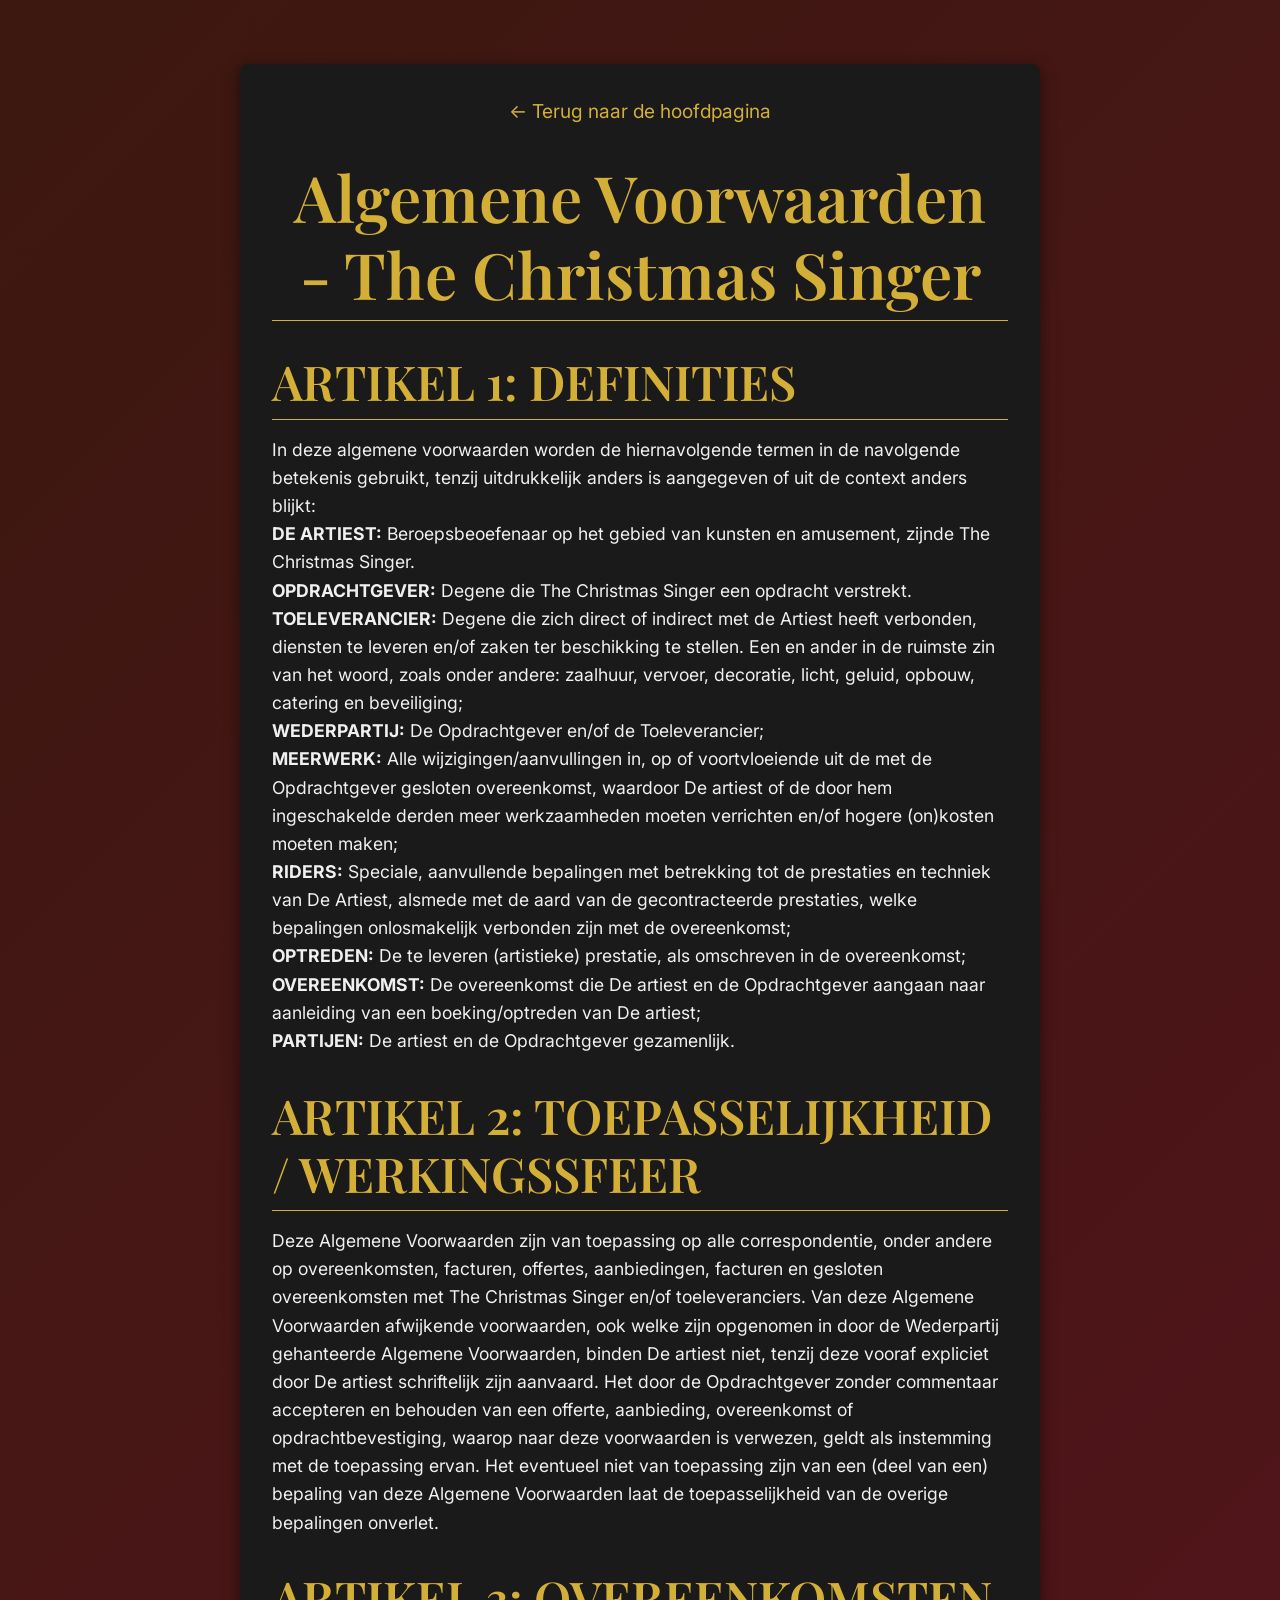
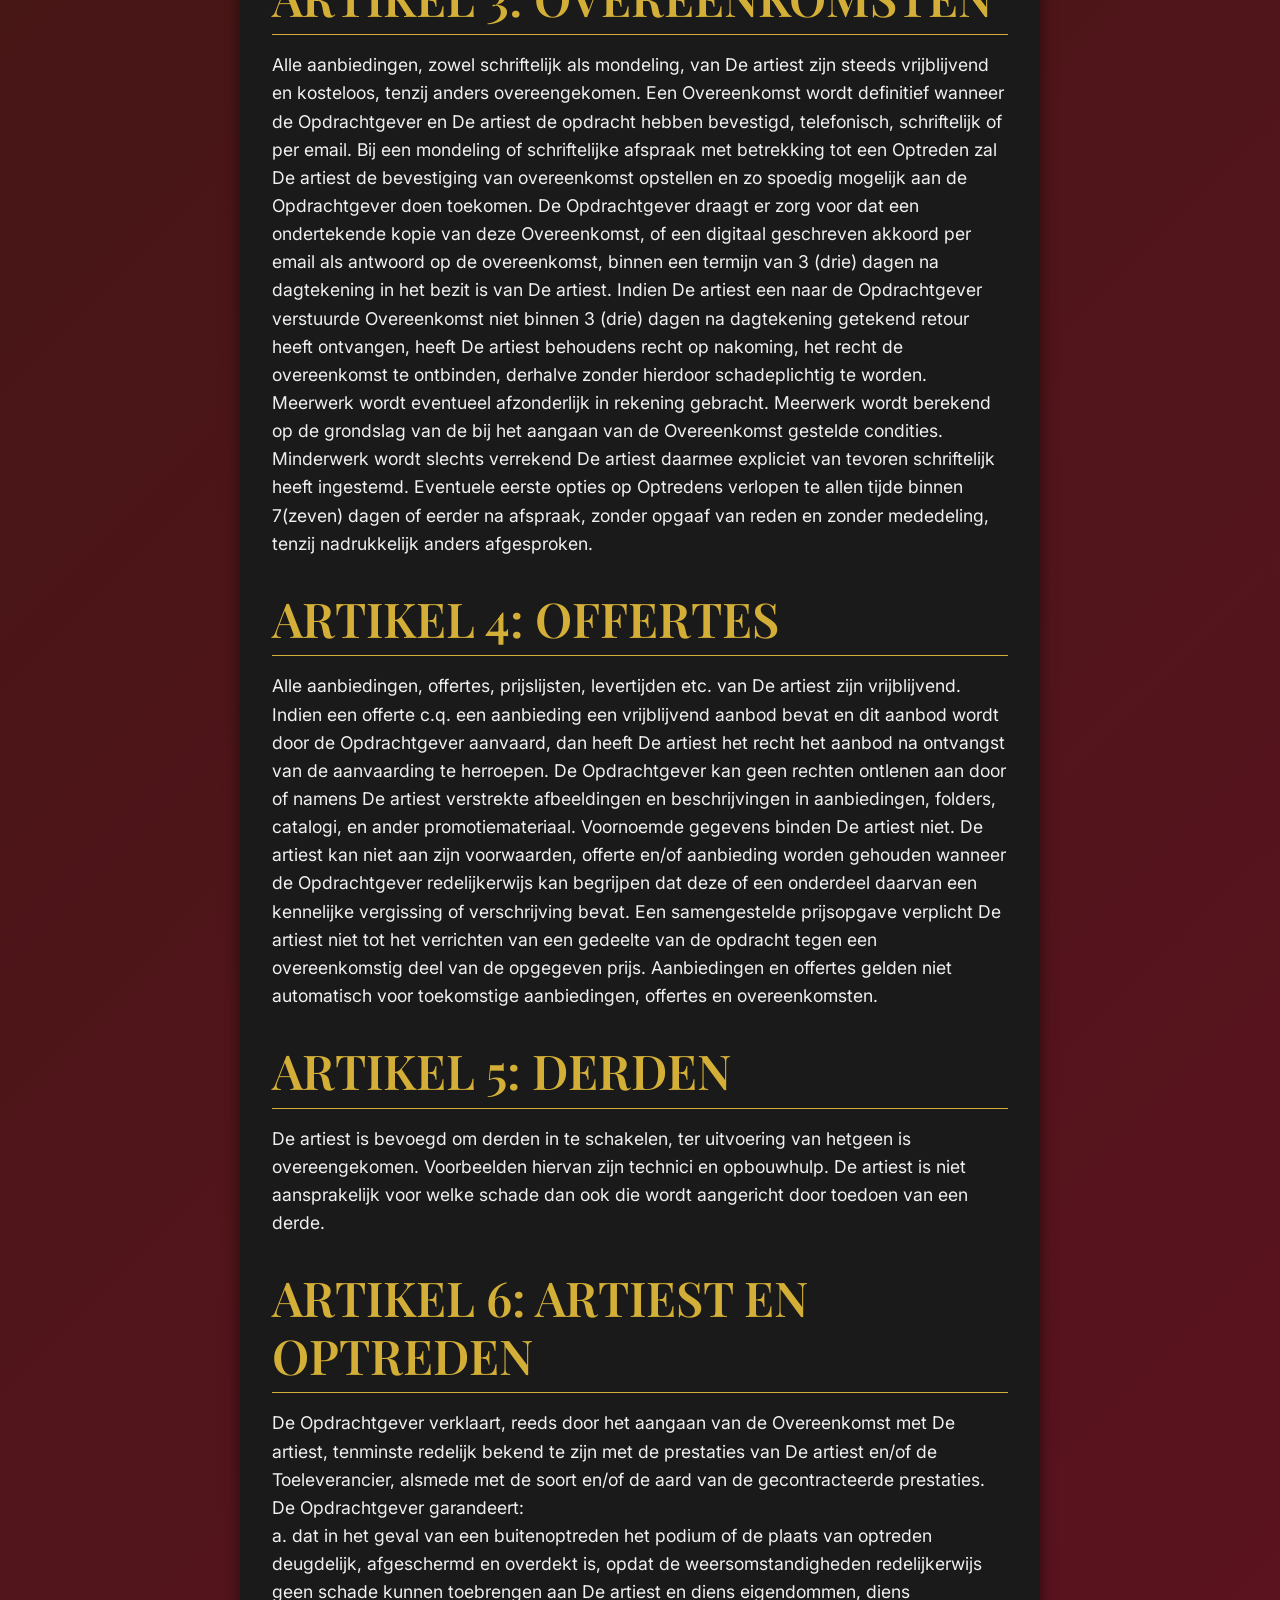
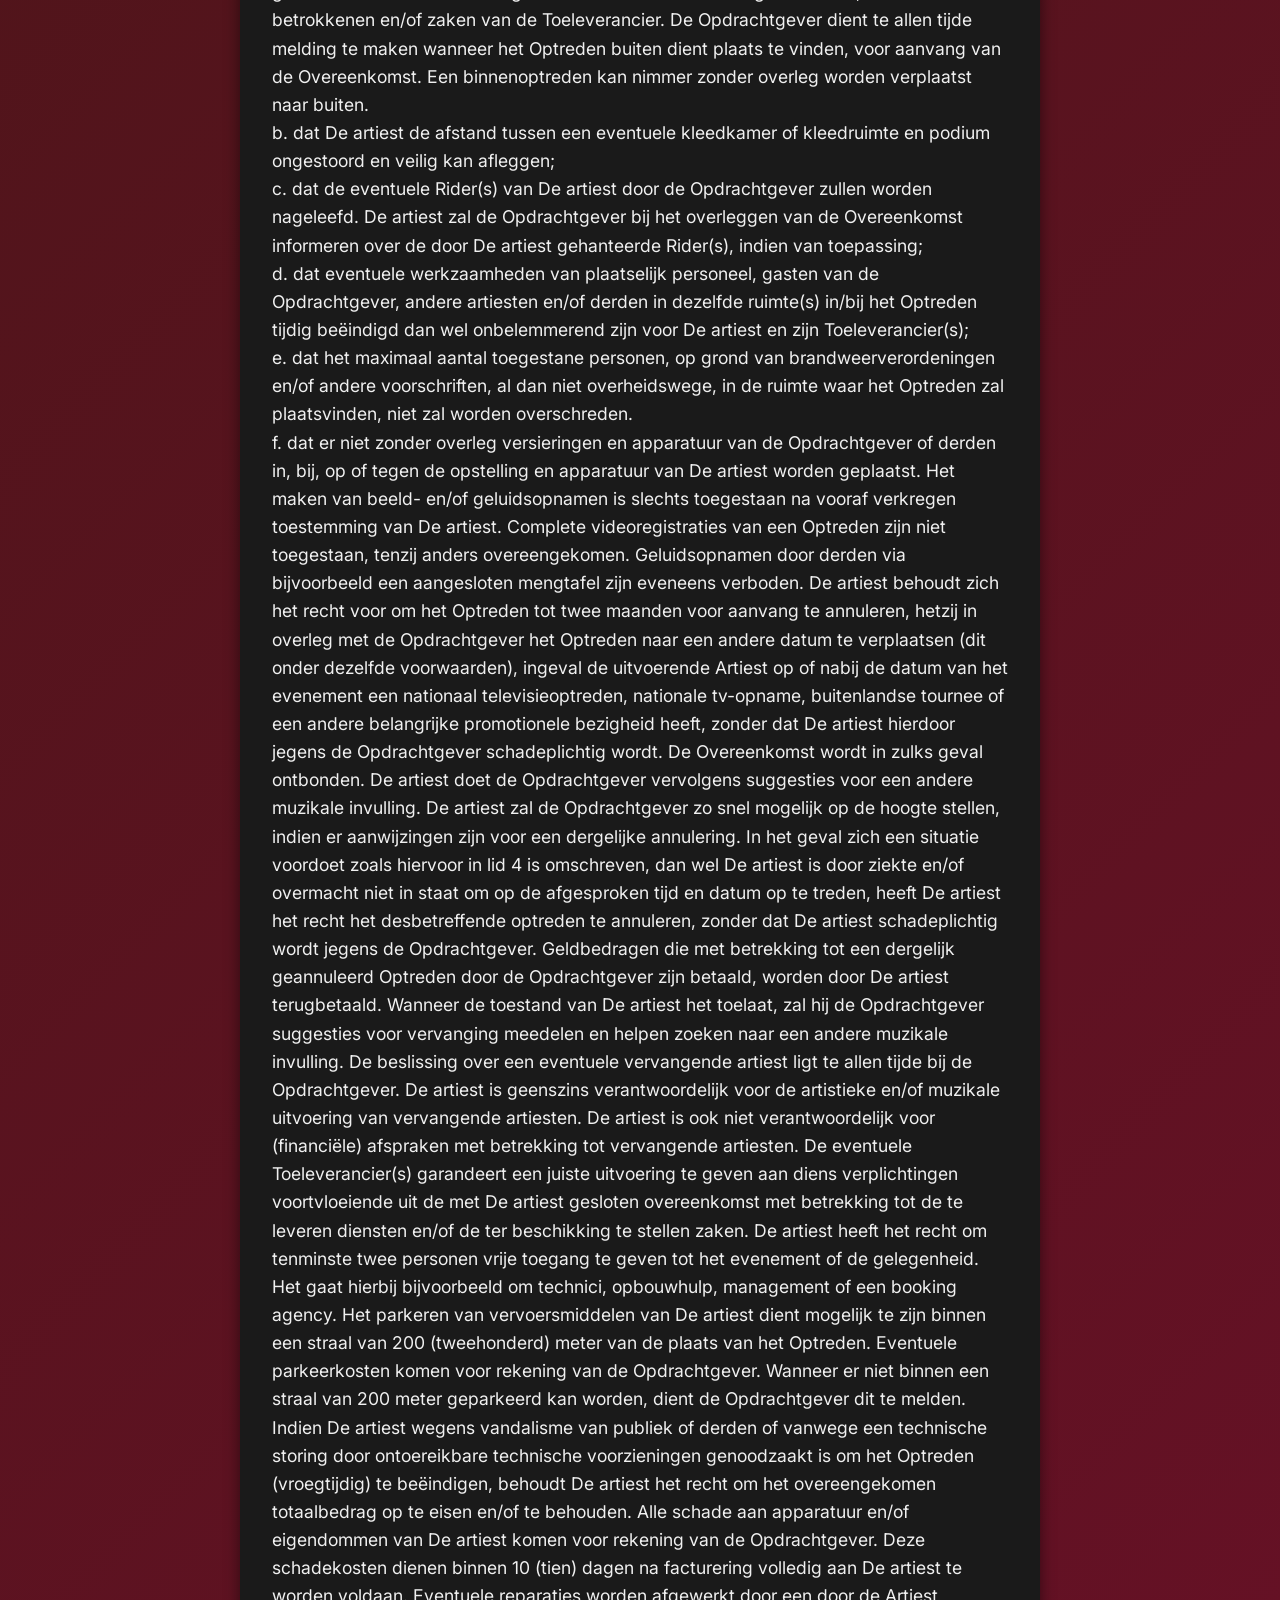
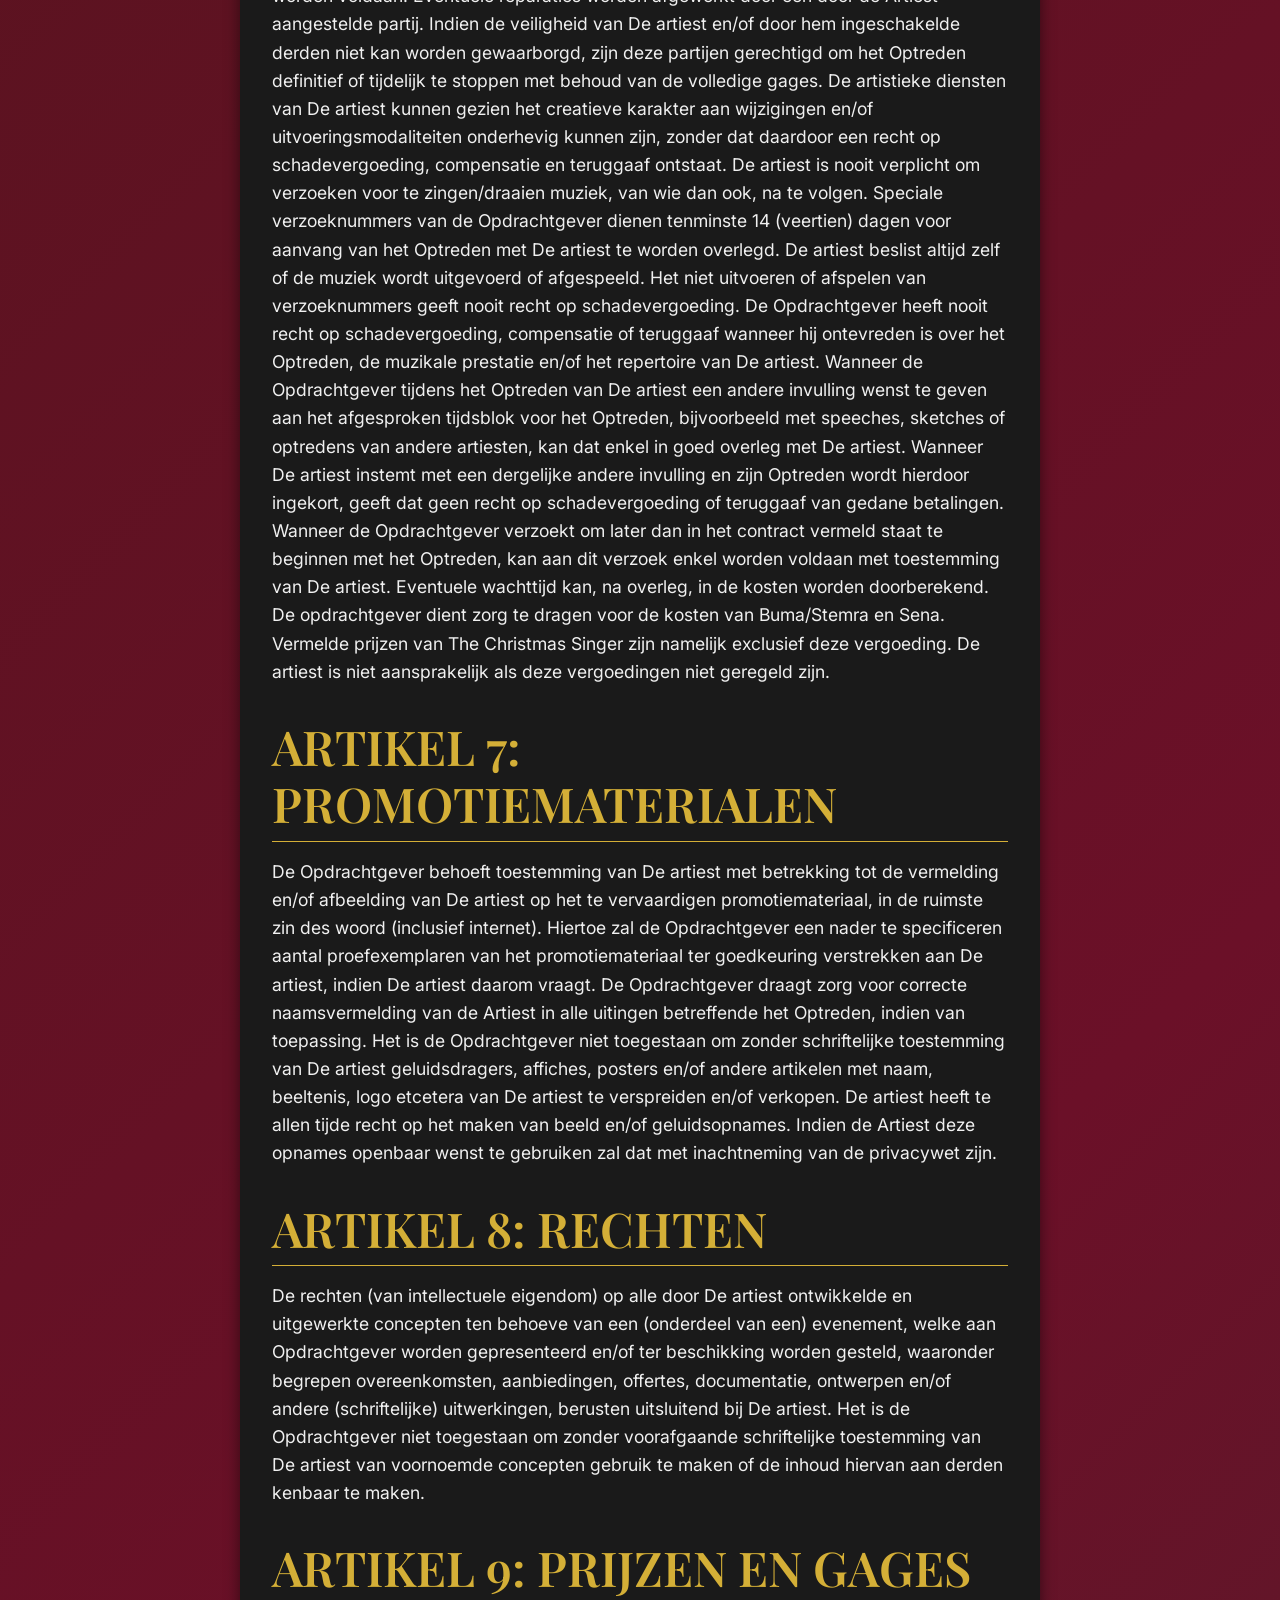
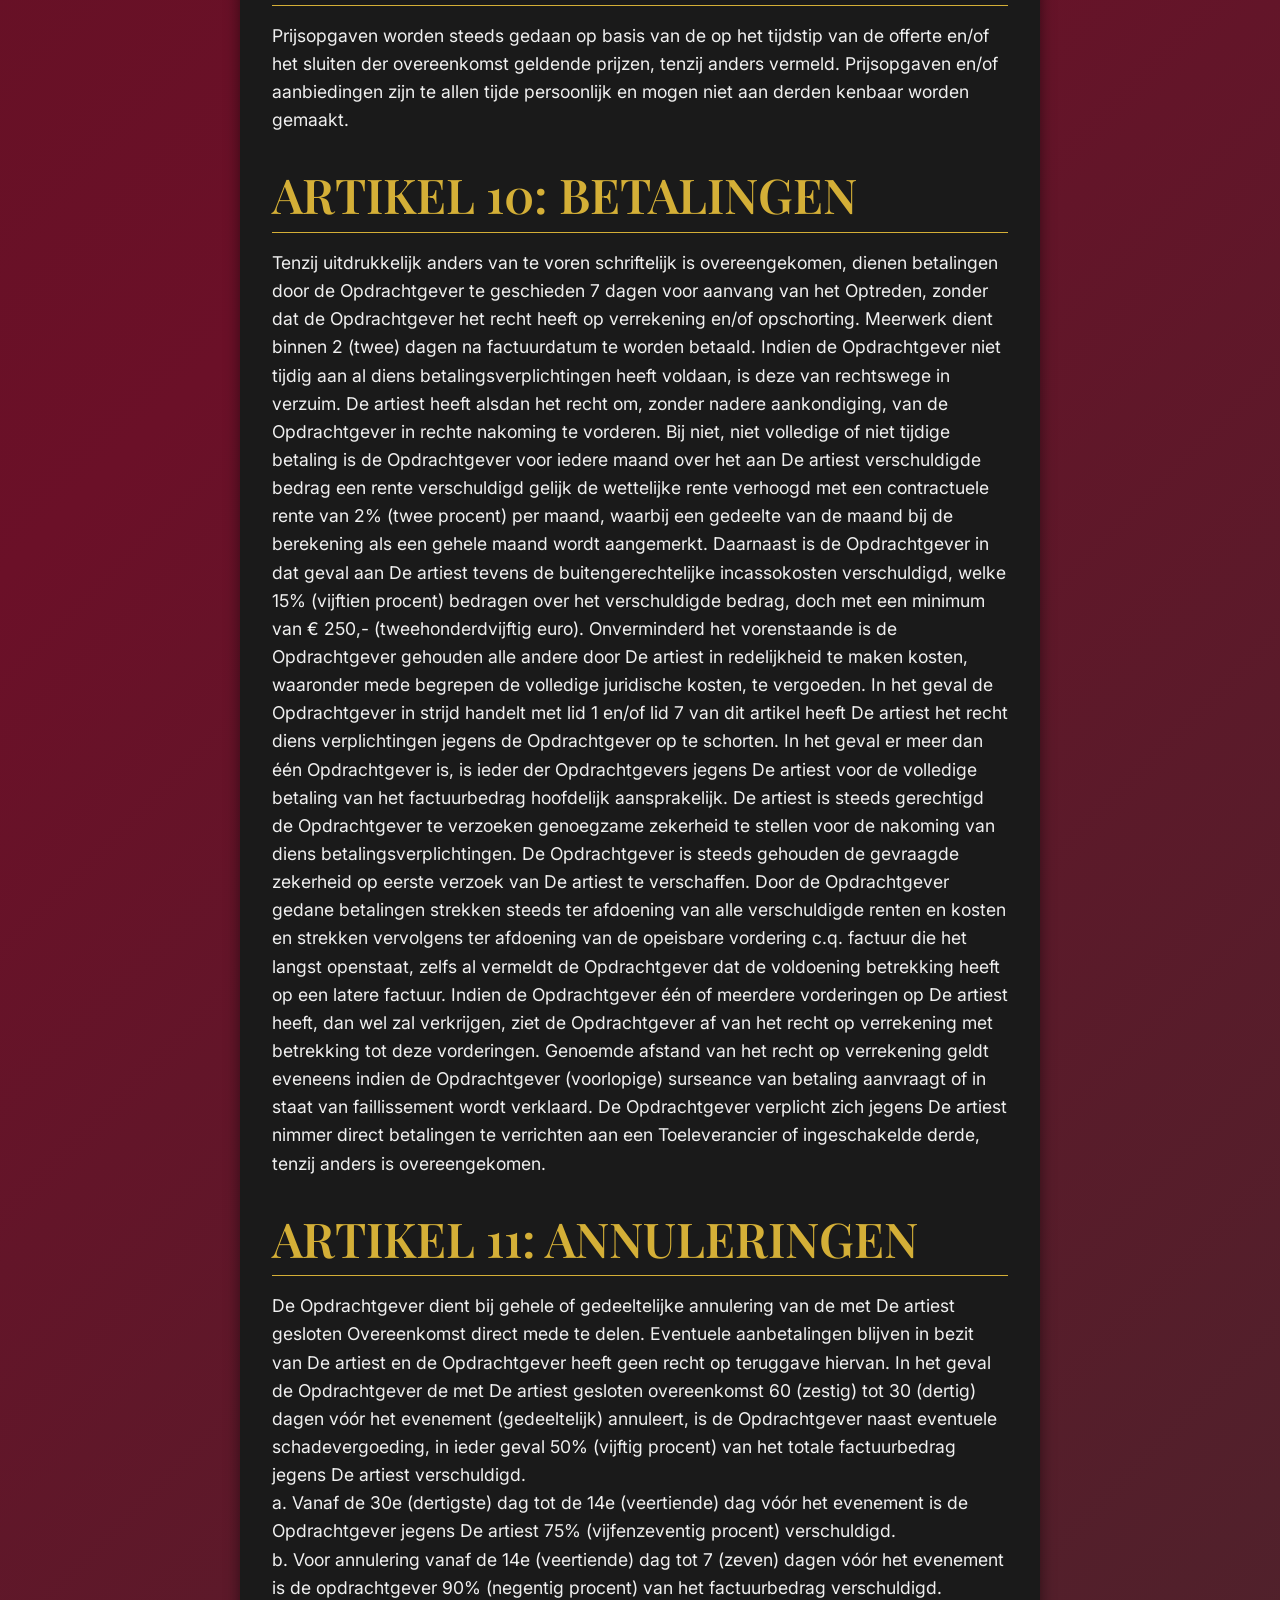
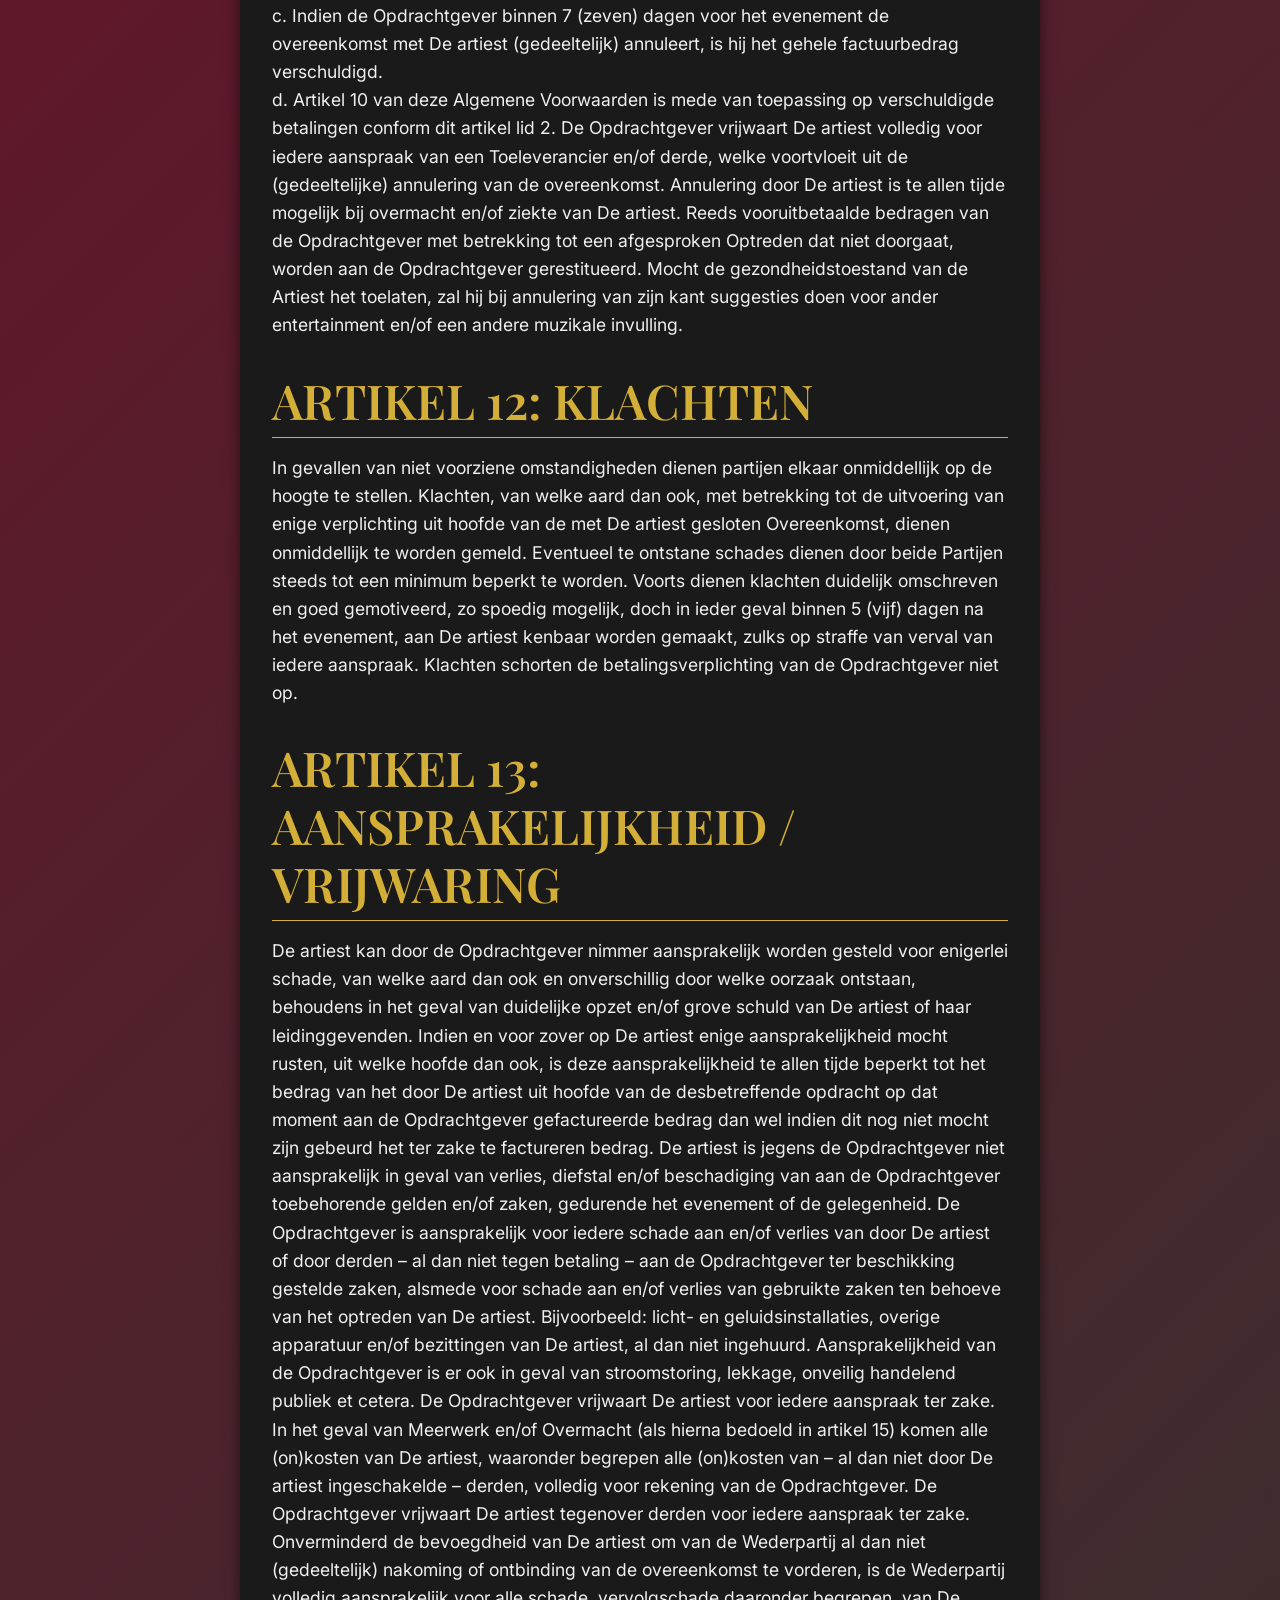
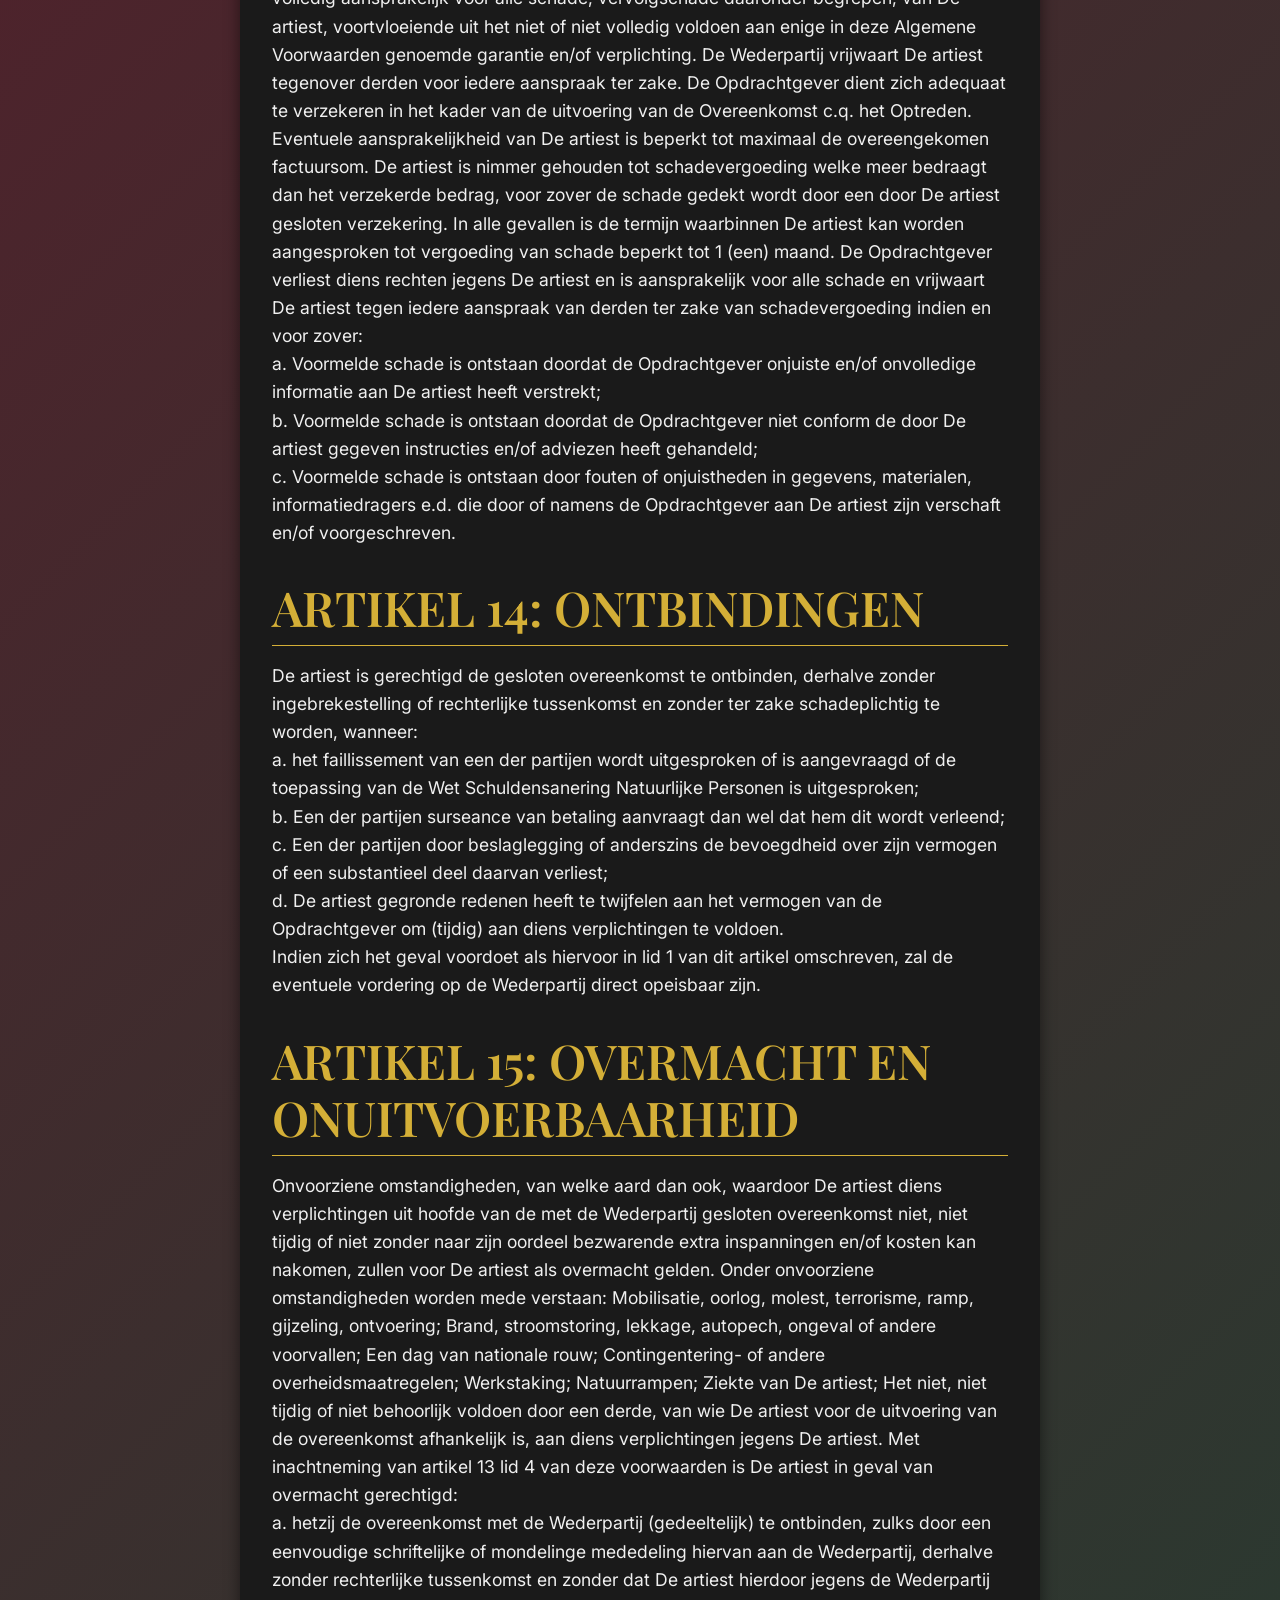
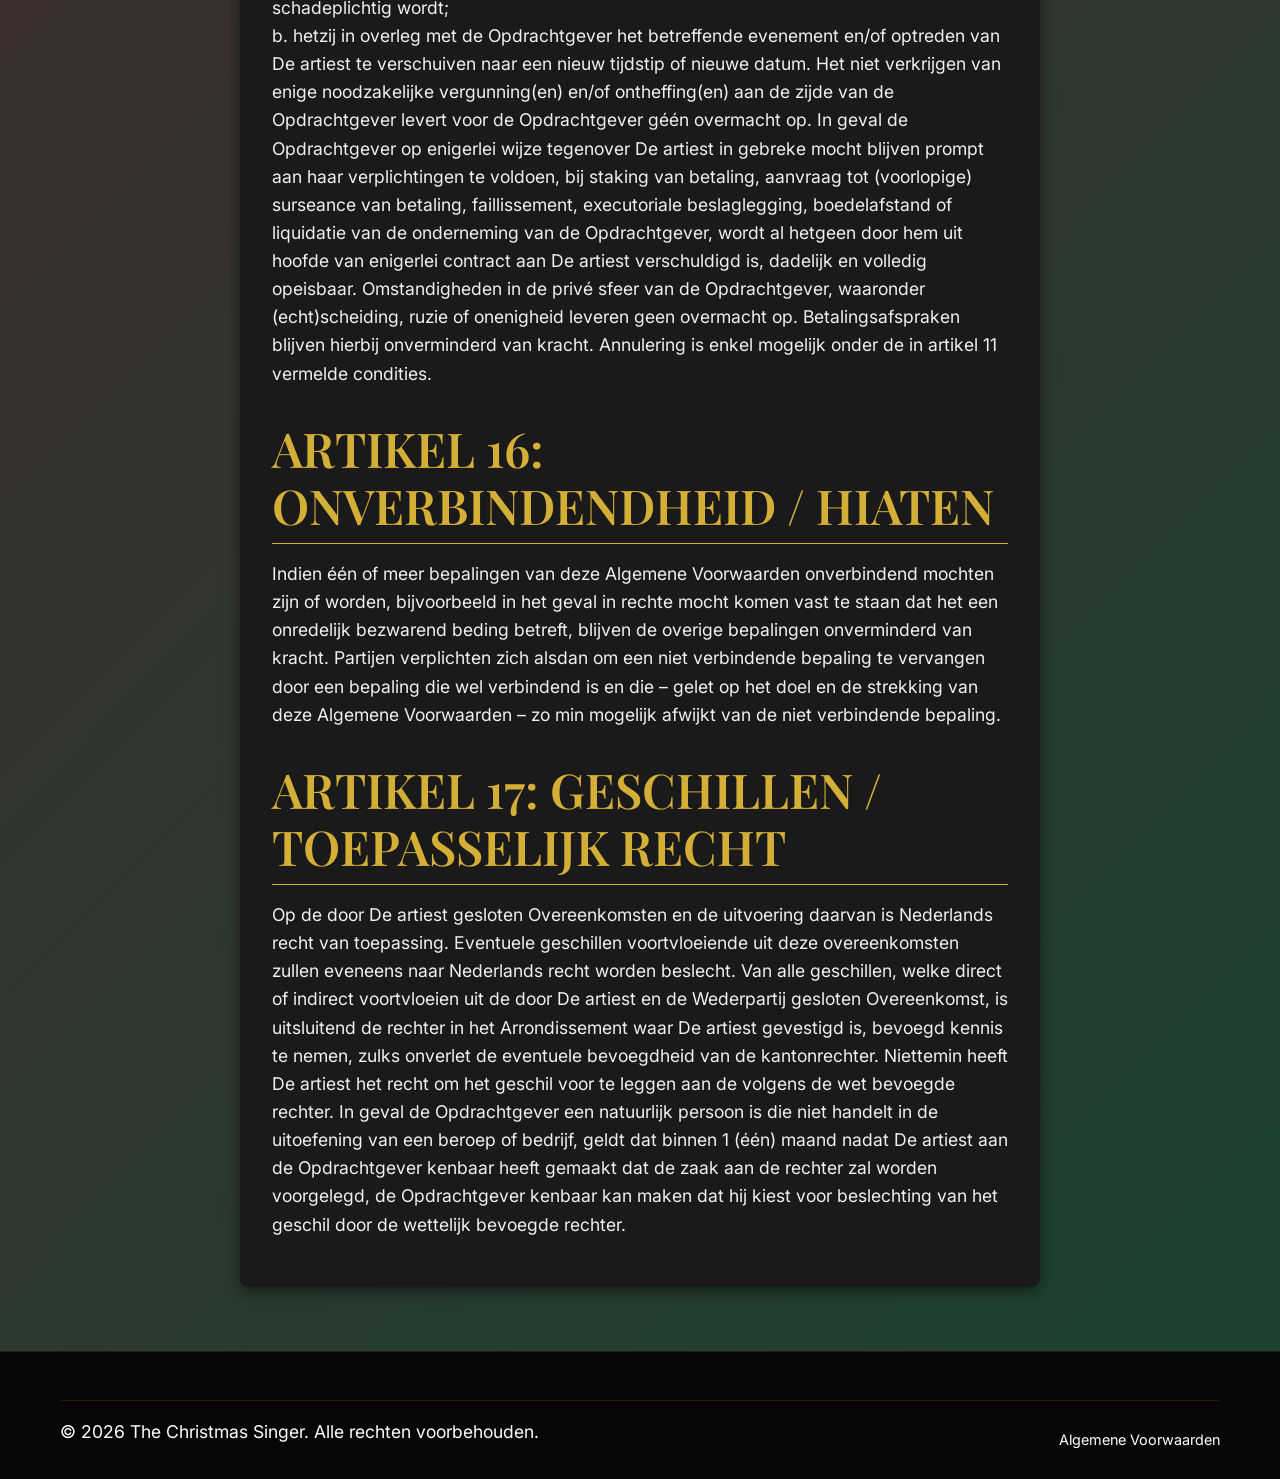
<file: algemene-voorwaarden.html>
<!DOCTYPE html>
<html lang="nl">
<head>
    <meta charset="UTF-8">
    <meta name="viewport" content="width=device-width, initial-scale=1.0">
    
    <!-- Primary Meta Tags -->
    <title>Algemene Voorwaarden - Dé Kerstzanger</title>
    <meta name="description" content="De algemene voorwaarden die van toepassing zijn op alle boekingen en overeenkomsten met Dé Kerstzanger (Bernd van de Sanden).">
    <meta name="author" content="Bernd van de Sanden - Dé Kerstzanger">
    <meta name="robots" content="noindex, follow">
    <link rel="canonical" href="https://www.dekerstzanger.nl/algemene-voorwaarden.html">
    
    <!-- Open Graph -->
    <meta property="og:title" content="Algemene Voorwaarden - Dé Kerstzanger">
    <meta property="og:description" content="De algemene voorwaarden van Dé Kerstzanger (Bernd van de Sanden). Van toepassing op alle boekingen en overeenkomsten.">
    <meta property="og:type" content="website">
    <meta property="og:url" content="https://www.dekerstzanger.nl/algemene-voorwaarden.html">
    <meta property="og:image" content="https://www.dekerstzanger.nl/Images/Kerstzanger_1.png">
    <meta property="og:image:type" content="image/png">
    <meta property="og:site_name" content="Dé Kerstzanger">
    <meta property="og:locale" content="nl_NL">
    
    <!-- Fonts -->
    <link rel="preconnect" href="https://fonts.googleapis.com">
    <link rel="preconnect" href="https://fonts.gstatic.com" crossorigin>
    <link href="https://fonts.googleapis.com/css2?family=Playfair+Display:wght@400;500;600;700&family=Inter:wght@300;400;500;600&display=swap" rel="stylesheet">
    
    <!-- CSS -->
    <link rel="stylesheet" href="styles.css?v=20260316">
    
    <!-- Favicon -->
    <link rel="icon" type="image/svg+xml" href="data:image/svg+xml,<svg xmlns='http://www.w3.org/2000/svg' viewBox='0 0 100 100'><text y='.9em' font-size='90'>🎄</text></svg>">
    
    <style>
        body {
            background-color: #0c0c0c;
            color: #f0f0f0;
        }
        .terms-container {
            max-width: 800px;
            margin: 4rem auto;
            padding: 2rem;
            background-color: #1a1a1a;
            border-radius: 8px;
            box-shadow: 0 4px 15px rgba(0,0,0,0.5);
            font-family: 'Inter', sans-serif;
        }
        .terms-container h1, .terms-container h2 {
            font-family: 'Playfair Display', serif;
            color: #d4af37;
            border-bottom: 1px solid #d4af37;
            padding-bottom: 0.5rem;
            margin-top: 2rem;
        }
        .terms-container h1 {
            text-align: center;
            margin-bottom: 2rem;
        }
        .terms-container p {
            line-height: 1.6;
            margin-bottom: 1rem;
        }
        .back-link {
            display: block;
            text-align: center;
            margin-bottom: 2rem;
            color: #d4af37;
            text-decoration: none;
            font-size: 1.2rem;
        }
        .back-link:hover {
            text-decoration: underline;
        }
    </style>
</head>
<body>
    <div class="terms-container">
        <a href="index.html" class="back-link">← Terug naar de hoofdpagina</a>
        <h1>Algemene Voorwaarden - The Christmas Singer</h1>

        <h2>ARTIKEL 1: DEFINITIES</h2>
        <p>In deze algemene voorwaarden worden de hiernavolgende termen in de navolgende betekenis gebruikt, tenzij uitdrukkelijk anders is aangegeven of uit de context anders blijkt:<br>
        <strong>DE ARTIEST:</strong> Beroepsbeoefenaar op het gebied van kunsten en amusement, zijnde The Christmas Singer.<br>
        <strong>OPDRACHTGEVER:</strong> Degene die The Christmas Singer een opdracht verstrekt.<br>
        <strong>TOELEVERANCIER:</strong> Degene die zich direct of indirect met de Artiest heeft verbonden, diensten te leveren en/of zaken ter beschikking te stellen. Een en ander in de ruimste zin van het woord, zoals onder andere: zaalhuur, vervoer, decoratie, licht, geluid, opbouw, catering en beveiliging;<br>
        <strong>WEDERPARTIJ:</strong> De Opdrachtgever en/of de Toeleverancier;<br>
        <strong>MEERWERK:</strong> Alle wijzigingen/aanvullingen in, op of voortvloeiende uit de met de Opdrachtgever gesloten overeenkomst, waardoor De artiest of de door hem ingeschakelde derden meer werkzaamheden moeten verrichten en/of hogere (on)kosten moeten maken;<br>
        <strong>RIDERS:</strong> Speciale, aanvullende bepalingen met betrekking tot de prestaties en techniek van De Artiest, alsmede met de aard van de gecontracteerde prestaties, welke bepalingen onlosmakelijk verbonden zijn met de overeenkomst;<br>
        <strong>OPTREDEN:</strong> De te leveren (artistieke) prestatie, als omschreven in de overeenkomst;<br>
        <strong>OVEREENKOMST:</strong> De overeenkomst die De artiest en de Opdrachtgever aangaan naar aanleiding van een boeking/optreden van De artiest;<br>
        <strong>PARTIJEN:</strong> De artiest en de Opdrachtgever gezamenlijk.</p>

        <h2>ARTIKEL 2: TOEPASSELIJKHEID / WERKINGSSFEER</h2>
        <p>Deze Algemene Voorwaarden zijn van toepassing op alle correspondentie, onder andere op overeenkomsten, facturen, offertes, aanbiedingen, facturen en gesloten overeenkomsten met The Christmas Singer en/of toeleveranciers. Van deze Algemene Voorwaarden afwijkende voorwaarden, ook welke zijn opgenomen in door de Wederpartij gehanteerde Algemene Voorwaarden, binden De artiest niet, tenzij deze vooraf expliciet door De artiest schriftelijk zijn aanvaard. Het door de Opdrachtgever zonder commentaar accepteren en behouden van een offerte, aanbieding, overeenkomst of opdrachtbevestiging, waarop naar deze voorwaarden is verwezen, geldt als instemming met de toepassing ervan. Het eventueel niet van toepassing zijn van een (deel van een) bepaling van deze Algemene Voorwaarden laat de toepasselijkheid van de overige bepalingen onverlet.</p>

        <h2>ARTIKEL 3: OVEREENKOMSTEN</h2>
        <p>Alle aanbiedingen, zowel schriftelijk als mondeling, van De artiest zijn steeds vrijblijvend en kosteloos, tenzij anders overeengekomen. Een Overeenkomst wordt definitief wanneer de Opdrachtgever en De artiest de opdracht hebben bevestigd, telefonisch, schriftelijk of per email. Bij een mondeling of schriftelijke afspraak met betrekking tot een Optreden zal De artiest de bevestiging van overeenkomst opstellen en zo spoedig mogelijk aan de Opdrachtgever doen toekomen. De Opdrachtgever draagt er zorg voor dat een ondertekende kopie van deze Overeenkomst, of een digitaal geschreven akkoord per email als antwoord op de overeenkomst, binnen een termijn van 3 (drie) dagen na dagtekening in het bezit is van De artiest. Indien De artiest een naar de Opdrachtgever verstuurde Overeenkomst niet binnen 3 (drie) dagen na dagtekening getekend retour heeft ontvangen, heeft De artiest behoudens recht op nakoming, het recht de overeenkomst te ontbinden, derhalve zonder hierdoor schadeplichtig te worden. Meerwerk wordt eventueel afzonderlijk in rekening gebracht. Meerwerk wordt berekend op de grondslag van de bij het aangaan van de Overeenkomst gestelde condities. Minderwerk wordt slechts verrekend De artiest daarmee expliciet van tevoren schriftelijk heeft ingestemd. Eventuele eerste opties op Optredens verlopen te allen tijde binnen 7(zeven) dagen of eerder na afspraak, zonder opgaaf van reden en zonder mededeling, tenzij nadrukkelijk anders afgesproken.</p>

        <h2>ARTIKEL 4: OFFERTES</h2>
        <p>Alle aanbiedingen, offertes, prijslijsten, levertijden etc. van De artiest zijn vrijblijvend. Indien een offerte c.q. een aanbieding een vrijblijvend aanbod bevat en dit aanbod wordt door de Opdrachtgever aanvaard, dan heeft De artiest het recht het aanbod na ontvangst van de aanvaarding te herroepen. De Opdrachtgever kan geen rechten ontlenen aan door of namens De artiest verstrekte afbeeldingen en beschrijvingen in aanbiedingen, folders, catalogi, en ander promotiemateriaal. Voornoemde gegevens binden De artiest niet. De artiest kan niet aan zijn voorwaarden, offerte en/of aanbieding worden gehouden wanneer de Opdrachtgever redelijkerwijs kan begrijpen dat deze of een onderdeel daarvan een kennelijke vergissing of verschrijving bevat. Een samengestelde prijsopgave verplicht De artiest niet tot het verrichten van een gedeelte van de opdracht tegen een overeenkomstig deel van de opgegeven prijs. Aanbiedingen en offertes gelden niet automatisch voor toekomstige aanbiedingen, offertes en overeenkomsten.</p>

        <h2>ARTIKEL 5: DERDEN</h2>
        <p>De artiest is bevoegd om derden in te schakelen, ter uitvoering van hetgeen is overeengekomen. Voorbeelden hiervan zijn technici en opbouwhulp. De artiest is niet aansprakelijk voor welke schade dan ook die wordt aangericht door toedoen van een derde.</p>

        <h2>ARTIKEL 6: ARTIEST EN OPTREDEN</h2>
        <p>De Opdrachtgever verklaart, reeds door het aangaan van de Overeenkomst met De artiest, tenminste redelijk bekend te zijn met de prestaties van De artiest en/of de Toeleverancier, alsmede met de soort en/of de aard van de gecontracteerde prestaties.<br>
        De Opdrachtgever garandeert:<br>
        a. dat in het geval van een buitenoptreden het podium of de plaats van optreden deugdelijk, afgeschermd en overdekt is, opdat de weersomstandigheden redelijkerwijs geen schade kunnen toebrengen aan De artiest en diens eigendommen, diens betrokkenen en/of zaken van de Toeleverancier. De Opdrachtgever dient te allen tijde melding te maken wanneer het Optreden buiten dient plaats te vinden, voor aanvang van de Overeenkomst. Een binnenoptreden kan nimmer zonder overleg worden verplaatst naar buiten.<br>
        b. dat De artiest de afstand tussen een eventuele kleedkamer of kleedruimte en podium ongestoord en veilig kan afleggen;<br>
        c. dat de eventuele Rider(s) van De artiest door de Opdrachtgever zullen worden nageleefd. De artiest zal de Opdrachtgever bij het overleggen van de Overeenkomst informeren over de door De artiest gehanteerde Rider(s), indien van toepassing;<br>
        d. dat eventuele werkzaamheden van plaatselijk personeel, gasten van de Opdrachtgever, andere artiesten en/of derden in dezelfde ruimte(s) in/bij het Optreden tijdig beëindigd dan wel onbelemmerend zijn voor De artiest en zijn Toeleverancier(s);<br>
        e. dat het maximaal aantal toegestane personen, op grond van brandweerverordeningen en/of andere voorschriften, al dan niet overheidswege, in de ruimte waar het Optreden zal plaatsvinden, niet zal worden overschreden.<br>
        f. dat er niet zonder overleg versieringen en apparatuur van de Opdrachtgever of derden in, bij, op of tegen de opstelling en apparatuur van De artiest worden geplaatst. Het maken van beeld- en/of geluidsopnamen is slechts toegestaan na vooraf verkregen toestemming van De artiest. Complete videoregistraties van een Optreden zijn niet toegestaan, tenzij anders overeengekomen. Geluidsopnamen door derden via bijvoorbeeld een aangesloten mengtafel zijn eveneens verboden. De artiest behoudt zich het recht voor om het Optreden tot twee maanden voor aanvang te annuleren, hetzij in overleg met de Opdrachtgever het Optreden naar een andere datum te verplaatsen (dit onder dezelfde voorwaarden), ingeval de uitvoerende Artiest op of nabij de datum van het evenement een nationaal televisieoptreden, nationale tv-opname, buitenlandse tournee of een andere belangrijke promotionele bezigheid heeft, zonder dat De artiest hierdoor jegens de Opdrachtgever schadeplichtig wordt. De Overeenkomst wordt in zulks geval ontbonden. De artiest doet de Opdrachtgever vervolgens suggesties voor een andere muzikale invulling. De artiest zal de Opdrachtgever zo snel mogelijk op de hoogte stellen, indien er aanwijzingen zijn voor een dergelijke annulering. In het geval zich een situatie voordoet zoals hiervoor in lid 4 is omschreven, dan wel De artiest is door ziekte en/of overmacht niet in staat om op de afgesproken tijd en datum op te treden, heeft De artiest het recht het desbetreffende optreden te annuleren, zonder dat De artiest schadeplichtig wordt jegens de Opdrachtgever. Geldbedragen die met betrekking tot een dergelijk geannuleerd Optreden door de Opdrachtgever zijn betaald, worden door De artiest terugbetaald. Wanneer de toestand van De artiest het toelaat, zal hij de Opdrachtgever suggesties voor vervanging meedelen en helpen zoeken naar een andere muzikale invulling. De beslissing over een eventuele vervangende artiest ligt te allen tijde bij de Opdrachtgever. De artiest is geenszins verantwoordelijk voor de artistieke en/of muzikale uitvoering van vervangende artiesten. De artiest is ook niet verantwoordelijk voor (financiële) afspraken met betrekking tot vervangende artiesten. De eventuele Toeleverancier(s) garandeert een juiste uitvoering te geven aan diens verplichtingen voortvloeiende uit de met De artiest gesloten overeenkomst met betrekking tot de te leveren diensten en/of de ter beschikking te stellen zaken. De artiest heeft het recht om tenminste twee personen vrije toegang te geven tot het evenement of de gelegenheid. Het gaat hierbij bijvoorbeeld om technici, opbouwhulp, management of een booking agency. Het parkeren van vervoersmiddelen van De artiest dient mogelijk te zijn binnen een straal van 200 (tweehonderd) meter van de plaats van het Optreden. Eventuele parkeerkosten komen voor rekening van de Opdrachtgever. Wanneer er niet binnen een straal van 200 meter geparkeerd kan worden, dient de Opdrachtgever dit te melden. Indien De artiest wegens vandalisme van publiek of derden of vanwege een technische storing door ontoereikbare technische voorzieningen genoodzaakt is om het Optreden (vroegtijdig) te beëindigen, behoudt De artiest het recht om het overeengekomen totaalbedrag op te eisen en/of te behouden. Alle schade aan apparatuur en/of eigendommen van De artiest komen voor rekening van de Opdrachtgever. Deze schadekosten dienen binnen 10 (tien) dagen na facturering volledig aan De artiest te worden voldaan. Eventuele reparaties worden afgewerkt door een door de Artiest aangestelde partij. Indien de veiligheid van De artiest en/of door hem ingeschakelde derden niet kan worden gewaarborgd, zijn deze partijen gerechtigd om het Optreden definitief of tijdelijk te stoppen met behoud van de volledige gages. De artistieke diensten van De artiest kunnen gezien het creatieve karakter aan wijzigingen en/of uitvoeringsmodaliteiten onderhevig kunnen zijn, zonder dat daardoor een recht op schadevergoeding, compensatie en teruggaaf ontstaat. De artiest is nooit verplicht om verzoeken voor te zingen/draaien muziek, van wie dan ook, na te volgen. Speciale verzoeknummers van de Opdrachtgever dienen tenminste 14 (veertien) dagen voor aanvang van het Optreden met De artiest te worden overlegd. De artiest beslist altijd zelf of de muziek wordt uitgevoerd of afgespeeld. Het niet uitvoeren of afspelen van verzoeknummers geeft nooit recht op schadevergoeding. De Opdrachtgever heeft nooit recht op schadevergoeding, compensatie of teruggaaf wanneer hij ontevreden is over het Optreden, de muzikale prestatie en/of het repertoire van De artiest. Wanneer de Opdrachtgever tijdens het Optreden van De artiest een andere invulling wenst te geven aan het afgesproken tijdsblok voor het Optreden, bijvoorbeeld met speeches, sketches of optredens van andere artiesten, kan dat enkel in goed overleg met De artiest. Wanneer De artiest instemt met een dergelijke andere invulling en zijn Optreden wordt hierdoor ingekort, geeft dat geen recht op schadevergoeding of teruggaaf van gedane betalingen. Wanneer de Opdrachtgever verzoekt om later dan in het contract vermeld staat te beginnen met het Optreden, kan aan dit verzoek enkel worden voldaan met toestemming van De artiest. Eventuele wachttijd kan, na overleg, in de kosten worden doorberekend. De opdrachtgever dient zorg te dragen voor de kosten van Buma/Stemra en Sena. Vermelde prijzen van The Christmas Singer zijn namelijk exclusief deze vergoeding. De artiest is niet aansprakelijk als deze vergoedingen niet geregeld zijn.</p>

        <h2>ARTIKEL 7: PROMOTIEMATERIALEN</h2>
        <p>De Opdrachtgever behoeft toestemming van De artiest met betrekking tot de vermelding en/of afbeelding van De artiest op het te vervaardigen promotiemateriaal, in de ruimste zin des woord (inclusief internet). Hiertoe zal de Opdrachtgever een nader te specificeren aantal proefexemplaren van het promotiemateriaal ter goedkeuring verstrekken aan De artiest, indien De artiest daarom vraagt. De Opdrachtgever draagt zorg voor correcte naamsvermelding van de Artiest in alle uitingen betreffende het Optreden, indien van toepassing. Het is de Opdrachtgever niet toegestaan om zonder schriftelijke toestemming van De artiest geluidsdragers, affiches, posters en/of andere artikelen met naam, beeltenis, logo etcetera van De artiest te verspreiden en/of verkopen. De artiest heeft te allen tijde recht op het maken van beeld en/of geluidsopnames. Indien de Artiest deze opnames openbaar wenst te gebruiken zal dat met inachtneming van de privacywet zijn.</p>

        <h2>ARTIKEL 8: RECHTEN</h2>
        <p>De rechten (van intellectuele eigendom) op alle door De artiest ontwikkelde en uitgewerkte concepten ten behoeve van een (onderdeel van een) evenement, welke aan Opdrachtgever worden gepresenteerd en/of ter beschikking worden gesteld, waaronder begrepen overeenkomsten, aanbiedingen, offertes, documentatie, ontwerpen en/of andere (schriftelijke) uitwerkingen, berusten uitsluitend bij De artiest. Het is de Opdrachtgever niet toegestaan om zonder voorafgaande schriftelijke toestemming van De artiest van voornoemde concepten gebruik te maken of de inhoud hiervan aan derden kenbaar te maken.</p>

        <h2>ARTIKEL 9: PRIJZEN EN GAGES</h2>
        <p>Prijsopgaven worden steeds gedaan op basis van de op het tijdstip van de offerte en/of het sluiten der overeenkomst geldende prijzen, tenzij anders vermeld. Prijsopgaven en/of aanbiedingen zijn te allen tijde persoonlijk en mogen niet aan derden kenbaar worden gemaakt.</p>

        <h2>ARTIKEL 10: BETALINGEN</h2>
        <p>Tenzij uitdrukkelijk anders van te voren schriftelijk is overeengekomen, dienen betalingen door de Opdrachtgever te geschieden 7 dagen voor aanvang van het Optreden, zonder dat de Opdrachtgever het recht heeft op verrekening en/of opschorting. Meerwerk dient binnen 2 (twee) dagen na factuurdatum te worden betaald. Indien de Opdrachtgever niet tijdig aan al diens betalingsverplichtingen heeft voldaan, is deze van rechtswege in verzuim. De artiest heeft alsdan het recht om, zonder nadere aankondiging, van de Opdrachtgever in rechte nakoming te vorderen. Bij niet, niet volledige of niet tijdige betaling is de Opdrachtgever voor iedere maand over het aan De artiest verschuldigde bedrag een rente verschuldigd gelijk de wettelijke rente verhoogd met een contractuele rente van 2% (twee procent) per maand, waarbij een gedeelte van de maand bij de berekening als een gehele maand wordt aangemerkt. Daarnaast is de Opdrachtgever in dat geval aan De artiest tevens de buitengerechtelijke incassokosten verschuldigd, welke 15% (vijftien procent) bedragen over het verschuldigde bedrag, doch met een minimum van € 250,- (tweehonderdvijftig euro). Onverminderd het vorenstaande is de Opdrachtgever gehouden alle andere door De artiest in redelijkheid te maken kosten, waaronder mede begrepen de volledige juridische kosten, te vergoeden. In het geval de Opdrachtgever in strijd handelt met lid 1 en/of lid 7 van dit artikel heeft De artiest het recht diens verplichtingen jegens de Opdrachtgever op te schorten. In het geval er meer dan één Opdrachtgever is, is ieder der Opdrachtgevers jegens De artiest voor de volledige betaling van het factuurbedrag hoofdelijk aansprakelijk. De artiest is steeds gerechtigd de Opdrachtgever te verzoeken genoegzame zekerheid te stellen voor de nakoming van diens betalingsverplichtingen. De Opdrachtgever is steeds gehouden de gevraagde zekerheid op eerste verzoek van De artiest te verschaffen. Door de Opdrachtgever gedane betalingen strekken steeds ter afdoening van alle verschuldigde renten en kosten en strekken vervolgens ter afdoening van de opeisbare vordering c.q. factuur die het langst openstaat, zelfs al vermeldt de Opdrachtgever dat de voldoening betrekking heeft op een latere factuur. Indien de Opdrachtgever één of meerdere vorderingen op De artiest heeft, dan wel zal verkrijgen, ziet de Opdrachtgever af van het recht op verrekening met betrekking tot deze vorderingen. Genoemde afstand van het recht op verrekening geldt eveneens indien de Opdrachtgever (voorlopige) surseance van betaling aanvraagt of in staat van faillissement wordt verklaard. De Opdrachtgever verplicht zich jegens De artiest nimmer direct betalingen te verrichten aan een Toeleverancier of ingeschakelde derde, tenzij anders is overeengekomen.</p>

        <h2>ARTIKEL 11: ANNULERINGEN</h2>
        <p>De Opdrachtgever dient bij gehele of gedeeltelijke annulering van de met De artiest gesloten Overeenkomst direct mede te delen. Eventuele aanbetalingen blijven in bezit van De artiest en de Opdrachtgever heeft geen recht op teruggave hiervan. In het geval de Opdrachtgever de met De artiest gesloten overeenkomst 60 (zestig) tot 30 (dertig) dagen vóór het evenement (gedeeltelijk) annuleert, is de Opdrachtgever naast eventuele schadevergoeding, in ieder geval 50% (vijftig procent) van het totale factuurbedrag jegens De artiest verschuldigd.<br>
        a. Vanaf de 30e (dertigste) dag tot de 14e (veertiende) dag vóór het evenement is de Opdrachtgever jegens De artiest 75% (vijfenzeventig procent) verschuldigd.<br>
        b. Voor annulering vanaf de 14e (veertiende) dag tot 7 (zeven) dagen vóór het evenement is de opdrachtgever 90% (negentig procent) van het factuurbedrag verschuldigd.<br>
        c. Indien de Opdrachtgever binnen 7 (zeven) dagen voor het evenement de overeenkomst met De artiest (gedeeltelijk) annuleert, is hij het gehele factuurbedrag verschuldigd.<br>
        d. Artikel 10 van deze Algemene Voorwaarden is mede van toepassing op verschuldigde betalingen conform dit artikel lid 2. De Opdrachtgever vrijwaart De artiest volledig voor iedere aanspraak van een Toeleverancier en/of derde, welke voortvloeit uit de (gedeeltelijke) annulering van de overeenkomst. Annulering door De artiest is te allen tijde mogelijk bij overmacht en/of ziekte van De artiest. Reeds vooruitbetaalde bedragen van de Opdrachtgever met betrekking tot een afgesproken Optreden dat niet doorgaat, worden aan de Opdrachtgever gerestitueerd. Mocht de gezondheidstoestand van de Artiest het toelaten, zal hij bij annulering van zijn kant suggesties doen voor ander entertainment en/of een andere muzikale invulling.</p>

        <h2>ARTIKEL 12: KLACHTEN</h2>
        <p>In gevallen van niet voorziene omstandigheden dienen partijen elkaar onmiddellijk op de hoogte te stellen. Klachten, van welke aard dan ook, met betrekking tot de uitvoering van enige verplichting uit hoofde van de met De artiest gesloten Overeenkomst, dienen onmiddellijk te worden gemeld. Eventueel te ontstane schades dienen door beide Partijen steeds tot een minimum beperkt te worden. Voorts dienen klachten duidelijk omschreven en goed gemotiveerd, zo spoedig mogelijk, doch in ieder geval binnen 5 (vijf) dagen na het evenement, aan De artiest kenbaar worden gemaakt, zulks op straffe van verval van iedere aanspraak. Klachten schorten de betalingsverplichting van de Opdrachtgever niet op.</p>

        <h2>ARTIKEL 13: AANSPRAKELIJKHEID / VRIJWARING</h2>
        <p>De artiest kan door de Opdrachtgever nimmer aansprakelijk worden gesteld voor enigerlei schade, van welke aard dan ook en onverschillig door welke oorzaak ontstaan, behoudens in het geval van duidelijke opzet en/of grove schuld van De artiest of haar leidinggevenden. Indien en voor zover op De artiest enige aansprakelijkheid mocht rusten, uit welke hoofde dan ook, is deze aansprakelijkheid te allen tijde beperkt tot het bedrag van het door De artiest uit hoofde van de desbetreffende opdracht op dat moment aan de Opdrachtgever gefactureerde bedrag dan wel indien dit nog niet mocht zijn gebeurd het ter zake te factureren bedrag. De artiest is jegens de Opdrachtgever niet aansprakelijk in geval van verlies, diefstal en/of beschadiging van aan de Opdrachtgever toebehorende gelden en/of zaken, gedurende het evenement of de gelegenheid. De Opdrachtgever is aansprakelijk voor iedere schade aan en/of verlies van door De artiest of door derden – al dan niet tegen betaling – aan de Opdrachtgever ter beschikking gestelde zaken, alsmede voor schade aan en/of verlies van gebruikte zaken ten behoeve van het optreden van De artiest. Bijvoorbeeld: licht- en geluidsinstallaties, overige apparatuur en/of bezittingen van De artiest, al dan niet ingehuurd. Aansprakelijkheid van de Opdrachtgever is er ook in geval van stroomstoring, lekkage, onveilig handelend publiek et cetera. De Opdrachtgever vrijwaart De artiest voor iedere aanspraak ter zake. In het geval van Meerwerk en/of Overmacht (als hierna bedoeld in artikel 15) komen alle (on)kosten van De artiest, waaronder begrepen alle (on)kosten van – al dan niet door De artiest ingeschakelde – derden, volledig voor rekening van de Opdrachtgever. De Opdrachtgever vrijwaart De artiest tegenover derden voor iedere aanspraak ter zake. Onverminderd de bevoegdheid van De artiest om van de Wederpartij al dan niet (gedeeltelijk) nakoming of ontbinding van de overeenkomst te vorderen, is de Wederpartij volledig aansprakelijk voor alle schade, vervolgschade daaronder begrepen, van De artiest, voortvloeiende uit het niet of niet volledig voldoen aan enige in deze Algemene Voorwaarden genoemde garantie en/of verplichting. De Wederpartij vrijwaart De artiest tegenover derden voor iedere aanspraak ter zake. De Opdrachtgever dient zich adequaat te verzekeren in het kader van de uitvoering van de Overeenkomst c.q. het Optreden. Eventuele aansprakelijkheid van De artiest is beperkt tot maximaal de overeengekomen factuursom. De artiest is nimmer gehouden tot schadevergoeding welke meer bedraagt dan het verzekerde bedrag, voor zover de schade gedekt wordt door een door De artiest gesloten verzekering. In alle gevallen is de termijn waarbinnen De artiest kan worden aangesproken tot vergoeding van schade beperkt tot 1 (een) maand. De Opdrachtgever verliest diens rechten jegens De artiest en is aansprakelijk voor alle schade en vrijwaart De artiest tegen iedere aanspraak van derden ter zake van schadevergoeding indien en voor zover:<br>
        a. Voormelde schade is ontstaan doordat de Opdrachtgever onjuiste en/of onvolledige informatie aan De artiest heeft verstrekt;<br>
        b. Voormelde schade is ontstaan doordat de Opdrachtgever niet conform de door De artiest gegeven instructies en/of adviezen heeft gehandeld;<br>
        c. Voormelde schade is ontstaan door fouten of onjuistheden in gegevens, materialen, informatiedragers e.d. die door of namens de Opdrachtgever aan De artiest zijn verschaft en/of voorgeschreven.</p>

        <h2>ARTIKEL 14: ONTBINDINGEN</h2>
        <p>De artiest is gerechtigd de gesloten overeenkomst te ontbinden, derhalve zonder ingebrekestelling of rechterlijke tussenkomst en zonder ter zake schadeplichtig te worden, wanneer:<br>
        a. het faillissement van een der partijen wordt uitgesproken of is aangevraagd of de toepassing van de Wet Schuldensanering Natuurlijke Personen is uitgesproken;<br>
        b. Een der partijen surseance van betaling aanvraagt dan wel dat hem dit wordt verleend;<br>
        c. Een der partijen door beslaglegging of anderszins de bevoegdheid over zijn vermogen of een substantieel deel daarvan verliest;<br>
        d. De artiest gegronde redenen heeft te twijfelen aan het vermogen van de Opdrachtgever om (tijdig) aan diens verplichtingen te voldoen.<br>
        Indien zich het geval voordoet als hiervoor in lid 1 van dit artikel omschreven, zal de eventuele vordering op de Wederpartij direct opeisbaar zijn.</p>

        <h2>ARTIKEL 15: OVERMACHT EN ONUITVOERBAARHEID</h2>
        <p>Onvoorziene omstandigheden, van welke aard dan ook, waardoor De artiest diens verplichtingen uit hoofde van de met de Wederpartij gesloten overeenkomst niet, niet tijdig of niet zonder naar zijn oordeel bezwarende extra inspanningen en/of kosten kan nakomen, zullen voor De artiest als overmacht gelden. Onder onvoorziene omstandigheden worden mede verstaan: Mobilisatie, oorlog, molest, terrorisme, ramp, gijzeling, ontvoering; Brand, stroomstoring, lekkage, autopech, ongeval of andere voorvallen; Een dag van nationale rouw; Contingentering- of andere overheidsmaatregelen; Werkstaking; Natuurrampen; Ziekte van De artiest; Het niet, niet tijdig of niet behoorlijk voldoen door een derde, van wie De artiest voor de uitvoering van de overeenkomst afhankelijk is, aan diens verplichtingen jegens De artiest. Met inachtneming van artikel 13 lid 4 van deze voorwaarden is De artiest in geval van overmacht gerechtigd:<br>
        a. hetzij de overeenkomst met de Wederpartij (gedeeltelijk) te ontbinden, zulks door een eenvoudige schriftelijke of mondelinge mededeling hiervan aan de Wederpartij, derhalve zonder rechterlijke tussenkomst en zonder dat De artiest hierdoor jegens de Wederpartij schadeplichtig wordt;<br>
        b. hetzij in overleg met de Opdrachtgever het betreffende evenement en/of optreden van De artiest te verschuiven naar een nieuw tijdstip of nieuwe datum. Het niet verkrijgen van enige noodzakelijke vergunning(en) en/of ontheffing(en) aan de zijde van de Opdrachtgever levert voor de Opdrachtgever géén overmacht op. In geval de Opdrachtgever op enigerlei wijze tegenover De artiest in gebreke mocht blijven prompt aan haar verplichtingen te voldoen, bij staking van betaling, aanvraag tot (voorlopige) surseance van betaling, faillissement, executoriale beslaglegging, boedelafstand of liquidatie van de onderneming van de Opdrachtgever, wordt al hetgeen door hem uit hoofde van enigerlei contract aan De artiest verschuldigd is, dadelijk en volledig opeisbaar. Omstandigheden in de privé sfeer van de Opdrachtgever, waaronder (echt)scheiding, ruzie of onenigheid leveren geen overmacht op. Betalingsafspraken blijven hierbij onverminderd van kracht. Annulering is enkel mogelijk onder de in artikel 11 vermelde condities.</p>

        <h2>ARTIKEL 16: ONVERBINDENDHEID / HIATEN</h2>
        <p>Indien één of meer bepalingen van deze Algemene Voorwaarden onverbindend mochten zijn of worden, bijvoorbeeld in het geval in rechte mocht komen vast te staan dat het een onredelijk bezwarend beding betreft, blijven de overige bepalingen onverminderd van kracht. Partijen verplichten zich alsdan om een niet verbindende bepaling te vervangen door een bepaling die wel verbindend is en die – gelet op het doel en de strekking van deze Algemene Voorwaarden – zo min mogelijk afwijkt van de niet verbindende bepaling.</p>

        <h2>ARTIKEL 17: GESCHILLEN / TOEPASSELIJK RECHT</h2>
        <p>Op de door De artiest gesloten Overeenkomsten en de uitvoering daarvan is Nederlands recht van toepassing. Eventuele geschillen voortvloeiende uit deze overeenkomsten zullen eveneens naar Nederlands recht worden beslecht. Van alle geschillen, welke direct of indirect voortvloeien uit de door De artiest en de Wederpartij gesloten Overeenkomst, is uitsluitend de rechter in het Arrondissement waar De artiest gevestigd is, bevoegd kennis te nemen, zulks onverlet de eventuele bevoegdheid van de kantonrechter. Niettemin heeft De artiest het recht om het geschil voor te leggen aan de volgens de wet bevoegde rechter. In geval de Opdrachtgever een natuurlijk persoon is die niet handelt in de uitoefening van een beroep of bedrijf, geldt dat binnen 1 (één) maand nadat De artiest aan de Opdrachtgever kenbaar heeft gemaakt dat de zaak aan de rechter zal worden voorgelegd, de Opdrachtgever kenbaar kan maken dat hij kiest voor beslechting van het geschil door de wettelijk bevoegde rechter.</p>
    </div>

    <!-- Footer -->
    <footer class="footer">
        <div class="container">
            <div class="footer-bottom">
              <p>&copy; 2026 The Christmas Singer. Alle rechten voorbehouden.</p>
                <div class="footer-legal">
                    <a href="algemene-voorwaarden.html">Algemene Voorwaarden</a>
                </div>
            </div>
        </div>
    </footer>
</body>
</html>
</file>
<file: styles.css>
/* Reset and Base Styles */
* {
    margin: 0;
    padding: 0;
    box-sizing: border-box;
    position: relative;
    z-index: auto;
}

html {
    scroll-behavior: smooth;
}

body {
    font-family: 'Inter', sans-serif;
    line-height: 1.6;
    color: #2C2C2C;
    background: linear-gradient(135deg, var(--chocolate) 0%, var(--burgundy) 50%, var(--forest-green) 100%);
    position: relative;
}

/* CSS Variables */
:root {
    --burgundy: #6B1028;
    --burgundy-light: #8B1538;
    --gold: #FFD700;
    --gold-dark: #B8860B;
    --forest-green: #1B4332;
    --forest-green-light: #2F5233;
    --crimson: #DC143C;
    --chocolate: #3C1810;
    --cream: #FFF8DC;
    --charcoal: #2C2C2C;
    --light-gold: #F5E6D3;
    --success: #22C55E;
    --white: #FFFFFF;
    
    --font-display: 'Playfair Display', serif;
    --font-body: 'Inter', sans-serif;
    /* Gebruik Playfair Display als scriptalternatief; Dancing Script verwijderd voor betere performance */
    --font-script: 'Playfair Display', serif;
    
    --transition: all 0.3s cubic-bezier(0.4, 0, 0.2, 1);
    --shadow: 0 10px 30px rgba(0, 0, 0, 0.1);
    --shadow-lg: 0 20px 60px rgba(0, 0, 0, 0.15);
}

/* Utility Classes */
.container {
    max-width: 1200px;
    margin: 0 auto;
    padding: 0 20px;
}

.text-gold {
    color: var(--gold);
}

.text-center {
    text-align: center;
}

/* Typography */
h1, h2, h3, h4, h5, h6 {
    font-family: var(--font-display);
    font-weight: 600;
    line-height: 1.2;
    margin-bottom: 1rem;
}

h1 {
    font-size: clamp(2.5rem, 5vw, 4rem);
}

h2 {
    font-size: clamp(2rem, 4vw, 3rem);
}

h3 {
    font-size: clamp(1.5rem, 3vw, 2rem);
}

p {
    font-size: 1.1rem;
    line-height: 1.7;
    margin-bottom: 1rem;
}

/* Buttons */
.btn {
    display: inline-block;
    padding: 16px 32px;
    font-weight: 600;
    text-decoration: none;
    border-radius: 50px;
    transition: var(--transition);
    border: none;
    cursor: pointer;
    font-size: 1rem;
    text-align: center;
    position: relative;
    overflow: hidden;
    min-width: 200px;
    box-shadow: 0 4px 15px rgba(0, 0, 0, 0.2);
}

.btn::before {
    content: '';
    position: absolute;
    top: 0;
    left: -100%;
    width: 100%;
    height: 100%;
    background: linear-gradient(90deg, transparent, rgba(255, 255, 255, 0.2), transparent);
    transition: var(--transition);
}

.btn:hover::before {
    left: 100%;
}

.btn-primary {
    background: linear-gradient(135deg, var(--gold), var(--gold-dark));
    color: var(--chocolate);
    box-shadow: var(--shadow);
    border: 2px solid var(--gold-dark);
    text-shadow: 1px 1px 2px rgba(0,0,0,0.3);
    font-weight: 700;
}

.btn-primary:hover {
    transform: translateY(-2px);
    box-shadow: var(--shadow-lg);
    background: linear-gradient(135deg, #FFED4E, var(--gold));
}

.btn-secondary {
    background: transparent;
    color: var(--cream);
    border: 2px solid var(--gold);
    text-shadow: 1px 1px 2px rgba(0,0,0,0.5);
    backdrop-filter: blur(10px);
}

.btn-secondary:hover {
    background: var(--gold);
    color: var(--chocolate);
    transform: translateY(-2px);
}

.btn-package {
    background: linear-gradient(135deg, var(--gold), #B8941F);
    color: var(--charcoal);
    width: 100%;
}

.btn-package-popular {
    background: linear-gradient(135deg, var(--burgundy), #6B1028);
    color: var(--white);
    width: 100%;
}

.btn-full {
    width: 100%;
}

/* Particles Background */
#particles {
    position: fixed;
    top: 0;
    left: 0;
    width: 100%;
    height: 100%;
    pointer-events: none;
    z-index: 1;
    overflow: hidden;
}

.particle {
    position: absolute;
    top: -2em;
    color: var(--gold);
    font-size: 14px;
    line-height: 1;
    opacity: 0;
    user-select: none;
    will-change: transform, opacity;
    animation: snow-fall linear forwards;
}

.particle.sm  { font-size: 8px;  color: rgba(255,255,255,0.55); }
.particle.md  { font-size: 13px; color: rgba(212,175,55,0.65); }
.particle.lg  { font-size: 18px; color: rgba(212,175,55,0.35); }

@keyframes snow-fall {
    0%   { transform: translateY(-1em) translateX(0)    rotate(0deg);   opacity: 0; }
    8%   { opacity: 1; }
    90%  { opacity: 0.6; }
    100% { transform: translateY(102vh) translateX(var(--drift)) rotate(var(--spin)); opacity: 0; }
}

/* Navigation */
.navbar {
    position: fixed;
    top: 44px;
    left: 0;
    width: 100%;
    background: rgba(60, 24, 16, 0.95);
    backdrop-filter: blur(10px);
    border-bottom: 2px solid var(--gold);
    z-index: 1000;
    transition: top 0.3s ease, var(--transition);
}
.navbar.announce-hidden {
    top: 0;
}

.navbar.scrolled {
    background: rgba(60, 24, 16, 0.98);
    box-shadow: var(--shadow);
    z-index: 1000;
}

.nav-container {
    display: flex;
    justify-content: space-between;
    align-items: center;
    padding: 1rem 2rem;
    max-width: 1200px;
    margin: 0 auto;
}

.nav-brand .brand-text {
    font-family: var(--font-display);
    font-size: 1.5rem;
    font-weight: 600;
    color: var(--gold);
    text-shadow: 2px 2px 4px rgba(0,0,0,0.3);
}

.nav-menu {
    display: flex;
    gap: 2rem;
    list-style: none;
}

.nav-link {
    color: var(--cream);
    text-decoration: none;
    font-weight: 500;
    transition: var(--transition);
    position: relative;
    text-shadow: 1px 1px 2px rgba(0,0,0,0.3);
}

.nav-link::after {
    content: '';
    position: absolute;
    bottom: -5px;
    left: 0;
    width: 0;
    height: 2px;
    background: var(--gold);
    transition: var(--transition);
}

.nav-link:hover::after,
.nav-link.active::after {
    width: 100%;
}

.nav-toggle {
    display: none;
    flex-direction: column;
    cursor: pointer;
    gap: 4px;
}

.nav-toggle span {
    width: 25px;
    height: 3px;
    background: var(--charcoal);
    transition: var(--transition);
}

/* Hero Section */
.hero {
    min-height: 80vh;
    padding: 100px 0 60px 0;
    background: linear-gradient(rgba(60, 24, 16, 0.7), rgba(107, 16, 40, 0.5)),
                url('Images/Firefly-20241108230908-png.avif') center/cover;
    display: flex;
    align-items: center;
    justify-content: center;
    color: var(--cream);
    position: relative;
    width: 100%;
    isolation: isolate;
}

.hero-overlay {
    position: absolute;
    top: 0;
    left: 0;
    width: 100%;
    height: 100%;
    background: linear-gradient(135deg, 
        rgba(60, 24, 16, 0.75) 0%, 
        rgba(107, 16, 40, 0.65) 50%,
        rgba(60, 24, 16, 0.75) 100%);
    z-index: -1;
}

.hero-content {
    position: relative;
    z-index: 2;
    max-width: 1200px;
    padding: 0 20px 20px 20px;
    margin: 0 auto;
    width: 100%;
}

.hero-layout {
    display: grid;
    grid-template-columns: 1fr 1fr;
    gap: 2.5rem;
    align-items: center;
    min-height: auto;
    max-width: 1200px;
    margin: 0 auto;
}

.hero-text {
    max-width: 1400px;
    width: 100%;
    padding-right: 1rem;
}

.hero-image {
    position: relative;
    display: flex;
    justify-content: center;
    align-items: center;
}

.hero-image img {
    width: 100%;
    max-width: 450px;
    height: auto;
    border-radius: 20px;
    box-shadow: 0 20px 60px rgba(0, 0, 0, 0.4);
    border: 3px solid var(--gold);
    transition: var(--transition);
}

.hero-image img:hover {
    transform: scale(1.02);
    box-shadow: 0 25px 80px rgba(0, 0, 0, 0.5);
}

.hero-title {
    font-size: clamp(2.2rem, 4.5vw, 3.5rem);
    font-weight: 700;
    margin-bottom: 0.75rem;
    text-shadow: 2px 2px 4px rgba(0, 0, 0, 0.5);
    animation: fadeInUp 1s ease-out;
    text-align: center;
    line-height: 1.1;
}

.hero-subtitle {
    font-size: clamp(1.5rem, 3vw, 2.5rem);
    font-family: var(--font-script);
    color: var(--gold);
    margin-bottom: 1rem;
    animation: fadeInUp 1s ease-out 0.2s both;
    text-align: center;
}

.hero-description {
    font-size: 1.2rem;
    margin-bottom: 1.5rem;
    opacity: 0.95;
    animation: fadeInUp 1s ease-out 0.4s both;
    text-align: center;
}

.hero-cta {
    display: flex;
    gap: 1rem;
    justify-content: center;
    flex-wrap: wrap;
    animation: fadeInUp 1s ease-out 0.6s both;
    margin-top: 1rem;
}

.scroll-indicator {
    position: absolute;
    bottom: 1rem;
    left: 50%;
    transform: translateX(-50%);
    z-index: 4;
}

.scroll-indicator span {
    display: block;
    width: 2px;
    height: 30px;
    background: var(--white);
    animation: scroll 2s infinite;
}

@keyframes scroll {
    0% {
        opacity: 0;
        transform: translateY(-10px);
    }
    50% {
        opacity: 1;
    }
    100% {
        opacity: 0;
        transform: translateY(10px);
    }
}

@keyframes fadeInUp {
    from {
        opacity: 0;
        transform: translateY(30px);
    }
    to {
        opacity: 1;
        transform: translateY(0);
    }
}

/* Section Styles */
section {
    padding: 5rem 0;
    position: static;
    scroll-margin-top: 120px;
    background: var(--white);
    width: 100%;
    display: block;
    clear: both;
}

/* Styles for scroll animation */
.section-hidden {
    opacity: 0;
    transform: translateY(30px);
    transition: opacity 0.8s cubic-bezier(0.4, 0, 0.2, 1), transform 0.8s cubic-bezier(0.4, 0, 0.2, 1);
}

.section-visible {
    opacity: 1;
    transform: translateY(0);
}

section:nth-child(even) {
    background: linear-gradient(135deg, var(--cream) 0%, #F9F7F4 100%);
}

.section-header {
    text-align: center;
    margin-bottom: 4rem;
}

.section-title {
    color: var(--charcoal);
    margin-bottom: 1rem;
}

.section-subtitle {
    font-size: 1.2rem;
    color: #666;
    max-width: 600px;
    margin: 0 auto;
}

/* Add margin to first section after hero */
.video-showcase {
    margin-top: 0;
    background: linear-gradient(135deg, #0F0F23 0%, #1A1A2E 50%, #16213E 100%);
    position: relative;
    padding: 6rem 0;
    color: #FFFFFF;
    position: relative;
    z-index: 1;
    clear: both;
    overflow: hidden;
}

.video-showcase::before {
    content: '';
    position: absolute;
    top: 0;
    left: 0;
    right: 0;
    bottom: 0;
    background: 
        radial-gradient(circle at 20% 80%, rgba(212, 175, 55, 0.1) 0%, transparent 50%),
        radial-gradient(circle at 80% 20%, rgba(139, 21, 56, 0.1) 0%, transparent 50%);
    pointer-events: none;
    z-index: 1;
}

.video-showcase .container {
    position: relative;
    z-index: 2;
}

.video-title {
    color: #FFFFFF;
    text-shadow: 2px 2px 4px rgba(0, 0, 0, 0.3);
    font-weight: 700;
}

.video-subtitle {
    color: var(--gold);
    text-shadow: 1px 1px 2px rgba(0, 0, 0, 0.2);
    font-weight: 500;
}

.video-wrapper {
    max-width: 1000px;
    margin: 0 auto;
}

.video-header {
    text-align: center;
    margin-bottom: 3rem;
}

.video-title {
    font-size: clamp(2rem, 4vw, 3rem);
    color: var(--charcoal);
    margin-bottom: 1rem;
}

.video-subtitle {
    font-size: 1.3rem;
    color: #666;
    font-style: italic;
}

.video-player {
    margin-bottom: 3rem;
}

.video-frame {
    position: relative;
    width: 100%;
    height: 0;
    padding-bottom: 56.25%;
    border-radius: 24px;
    overflow: hidden;
    box-shadow: 
        0 25px 80px rgba(0, 0, 0, 0.4),
        0 0 0 1px rgba(212, 175, 55, 0.2),
        inset 0 1px 0 rgba(255, 255, 255, 0.1);
    border: 2px solid rgba(212, 175, 55, 0.3);
    transition: all 0.4s cubic-bezier(0.4, 0, 0.2, 1);
}

.video-frame:hover {
    transform: translateY(-8px);
    box-shadow: 
        0 35px 100px rgba(0, 0, 0, 0.5),
        0 0 0 1px rgba(212, 175, 55, 0.4),
        inset 0 1px 0 rgba(255, 255, 255, 0.15);
    border-color: rgba(212, 175, 55, 0.5);
}

.video-frame iframe {
    position: absolute;
    top: 0;
    left: 0;
    width: 100%;
    height: 100%;
}

.video-description {
    background: linear-gradient(145deg, rgba(255, 255, 255, 0.95) 0%, rgba(248, 250, 252, 0.95) 100%);
    backdrop-filter: blur(20px);
    border-radius: 24px;
    padding: 3rem;
    box-shadow: 
        0 20px 60px rgba(0, 0, 0, 0.15),
        0 0 0 1px rgba(255, 255, 255, 0.2),
        inset 0 1px 0 rgba(255, 255, 255, 0.8);
    border: 1px solid rgba(212, 175, 55, 0.2);
    position: relative;
    overflow: hidden;
    transition: all 0.4s cubic-bezier(0.4, 0, 0.2, 1);
}

.video-description::before {
    content: '';
    position: absolute;
    top: 0;
    left: 0;
    right: 0;
    height: 4px;
    background: linear-gradient(90deg, var(--gold) 0%, var(--burgundy) 50%, var(--gold) 100%);
    opacity: 0.8;
}

.video-description:hover {
    transform: translateY(-4px);
    box-shadow: 
        0 30px 80px rgba(0, 0, 0, 0.2),
        0 0 0 1px rgba(255, 255, 255, 0.3),
        inset 0 1px 0 rgba(255, 255, 255, 0.9);
    border-color: rgba(212, 175, 55, 0.3);
}

.description-text {
    font-size: 1.1rem;
    line-height: 1.7;
    margin-bottom: 1.5rem;
    color: #2C2C2C;
    font-weight: 400;
}

.description-highlight {
    font-size: 1.2rem;
    font-weight: 600;
    color: #8B1538;
    margin-bottom: 2rem;
    font-style: italic;
    text-shadow: 0 1px 2px rgba(0, 0, 0, 0.1);
    position: relative;
    padding-left: 1.5rem;
}

.description-highlight::before {
    content: '✨';
    position: absolute;
    left: 0;
    top: 0;
    color: var(--gold);
    font-size: 1.3rem;
}

.video-cta {
    display: flex;
    gap: 1rem;
    justify-content: center;
    flex-wrap: wrap;
}

.btn-video-primary {
    background: linear-gradient(135deg, #8B1538 0%, #6B1028 50%, #4A0E1C 100%);
    color: var(--white);
    display: flex;
    align-items: center;
    gap: 0.5rem;
    box-shadow: 
        0 8px 25px rgba(139, 21, 56, 0.4),
        inset 0 1px 0 rgba(255, 255, 255, 0.2);
    border: 1px solid rgba(139, 21, 56, 0.6);
    font-weight: 600;
    text-shadow: 1px 1px 2px rgba(0, 0, 0, 0.3);
    transition: all 0.3s cubic-bezier(0.4, 0, 0.2, 1);
    position: relative;
    overflow: hidden;
}

.btn-video-primary::before {
    content: '';
    position: absolute;
    top: 0;
    left: -100%;
    width: 100%;
    height: 100%;
    background: linear-gradient(90deg, transparent, rgba(255, 255, 255, 0.2), transparent);
    transition: left 0.5s ease;
}

.btn-video-primary:hover::before {
    left: 100%;
}

.btn-video-primary:hover {
    background: linear-gradient(135deg, #A01A42 0%, #7D1230 50%, #5A1020 100%);
    transform: translateY(-2px);
    box-shadow: 
        0 12px 35px rgba(139, 21, 56, 0.5),
        inset 0 1px 0 rgba(255, 255, 255, 0.3);
}

.btn-video-secondary {
    background: transparent;
    color: #2C2C2C;
    background: rgba(212, 175, 55, 0.9);
    border: 2px solid rgba(212, 175, 55, 0.8);
    backdrop-filter: blur(10px);
    box-shadow: 
        0 8px 25px rgba(0, 0, 0, 0.2),
        inset 0 1px 0 rgba(255, 255, 255, 0.1);
    font-weight: 600;
    text-shadow: none;
    transition: all 0.3s cubic-bezier(0.4, 0, 0.2, 1);
}

.btn-video-secondary:hover {
    background: linear-gradient(135deg, #FFED4E, var(--gold));
    color: #2C2C2C;
    border-color: var(--gold);
    text-shadow: none;
    transform: translateY(-2px);
    box-shadow: 
        0 12px 35px rgba(212, 175, 55, 0.3),
        inset 0 1px 0 rgba(255, 255, 255, 0.2);
}

/* Photos Section */
#photos {
    background: linear-gradient(135deg, #0f172a 0%, #1e293b 50%, #334155 100%);
    position: relative;
    overflow: hidden;
    color: white;
}

#photos::before {
    content: '';
    position: absolute;
    top: 0;
    left: 0;
    right: 0;
    bottom: 0;
    background: 
        radial-gradient(circle at 20% 20%, rgba(212, 175, 55, 0.1) 0%, transparent 50%),
        radial-gradient(circle at 80% 80%, rgba(212, 175, 55, 0.05) 0%, transparent 50%),
        radial-gradient(circle at 40% 60%, rgba(255, 255, 255, 0.02) 0%, transparent 50%);
    pointer-events: none;
}

#photos .container {
    position: relative;
    z-index: 1;
}

#photos::before {
    content: '';
    position: absolute;
    top: 0;
    left: 0;
    right: 0;
    bottom: 0;
    background: 
        radial-gradient(circle at 20% 80%, rgba(212, 175, 55, 0.1) 0%, transparent 50%),
        radial-gradient(circle at 80% 20%, rgba(212, 175, 55, 0.05) 0%, transparent 50%);
    pointer-events: none;
}

#photos .container {
    position: relative;
    z-index: 1;
}

#photos .section-title {
    background: linear-gradient(135deg, #d4af37 0%, #f4d03f 50%, #d4af37 100%);
    -webkit-background-clip: text;
    -webkit-text-fill-color: transparent;
    background-clip: text;
    text-shadow: 0 2px 10px rgba(212, 175, 55, 0.3);
    letter-spacing: 1px;
    -webkit-text-fill-color: transparent;
    background-clip: text;
    text-shadow: 0 2px 4px rgba(0, 0, 0, 0.3);
    font-weight: 700;
    letter-spacing: -0.02em;
}

#photos .section-subtitle {
    color: rgba(255, 255, 255, 0.9);
    text-shadow: 0 1px 3px rgba(0, 0, 0, 0.3);
    text-shadow: 0 1px 2px rgba(0, 0, 0, 0.2);
}

/* Google Slides Integration */
.slides-container {
    max-width: 1000px;
    margin: 3rem auto 0;
    padding: 0 1rem;
}

.slides-wrapper {
    position: relative;
    width: 100%;
    height: 0;
    padding-bottom: 59.27%; /* 16:9.5 aspect ratio (569/960) */
    background: rgba(255, 255, 255, 0.05);
    border-radius: 12px;
    overflow: hidden;
    box-shadow: 
        0 25px 50px rgba(0, 0, 0, 0.25),
        0 0 0 1px rgba(212, 175, 55, 0.1);
    backdrop-filter: blur(10px);
    transition: all 0.3s ease;
}

.slides-wrapper:hover {
    transform: translateY(-5px);
    box-shadow: 
        0 35px 70px rgba(0, 0, 0, 0.3),
        0 0 0 1px rgba(212, 175, 55, 0.2);
}

.slides-wrapper iframe {
    position: absolute;
    top: 0;
    left: 0;
    width: 100%;
    height: 100%;
    border: none;
    border-radius: 12px;
}

.slides-caption {
    text-align: center;
    margin-top: 1.5rem;
    font-size: 1.1rem;
    color: rgba(255, 255, 255, 0.8);
    font-style: italic;
    line-height: 1.6;
}

/* Responsive Design for Slides */
@media (max-width: 768px) {
    .slides-container {
        margin-top: 2rem;
        padding: 0 0.5rem;
    }
    
    .slides-wrapper {
        padding-bottom: 65%; /* Slightly taller on mobile for better visibility */
        border-radius: 8px;
    }
    
    .slides-wrapper iframe {
        border-radius: 8px;
    }
    
    .slides-caption {
        font-size: 1rem;
        margin-top: 1rem;
        padding: 0 1rem;
    }
}

@media (max-width: 480px) {
    .slides-wrapper {
        padding-bottom: 70%; /* Even taller on small screens */
    }
    
    .slides-caption {
        font-size: 0.95rem;
    }
}

/* Loading state for iframe */
.slides-wrapper::before {
    content: '';
    position: absolute;
    top: 50%;
    left: 50%;
    transform: translate(-50%, -50%);
    width: 40px;
    height: 40px;
    border: 3px solid rgba(212, 175, 55, 0.3);
    border-top: 3px solid #d4af37;
    border-radius: 50%;
    animation: spin 1s linear infinite;
    z-index: 1;
}

.slides-wrapper iframe[src] + ::before {
    display: none;
}

@keyframes spin {
    0% { transform: translate(-50%, -50%) rotate(0deg); }
    100% { transform: translate(-50%, -50%) rotate(360deg); }
}

/* Packages Section */
.packages {
    background: linear-gradient(135deg, var(--cream) 0%, var(--light-gold) 100%);
}

.packages-grid {
    display: grid;
    grid-template-columns: repeat(3, 1fr);
    gap: 1.5rem;
    margin-top: 3rem;
}

/* Responsive grid for packages */
@media (max-width: 992px) {
    .packages-grid {
        grid-template-columns: 1fr;
        gap: 2rem;
    }

    .package-popular {
        transform: scale(1); /* Reset popular package scaling on mobile */
    }
}

.package-card {
    background: var(--white);
    border-radius: 20px;
    padding: 2rem;
    box-shadow: 0 8px 25px rgba(60, 24, 16, 0.15);
    border: 1px solid rgba(212, 175, 55, 0.3);
    transition: var(--transition);
    position: relative;
    overflow: hidden;
}

.package-card::before {
    content: '';
    position: absolute;
    top: 0;
    left: 0;
    width: 100%;
    height: 4px;
    background: linear-gradient(90deg, var(--gold), var(--crimson), var(--forest-green));
}

.package-card:hover {
    transform: translateY(-10px);
    box-shadow: 0 15px 40px rgba(60, 24, 16, 0.25);
    border-color: var(--gold);
}

.package-popular {
    transform: scale(1.05);
    border: 3px solid var(--crimson);
    box-shadow: 0 20px 60px rgba(220, 20, 60, 0.4);
    background: linear-gradient(135deg, var(--cream) 0%, #FFEBCD 100%);
}

.package-popular::before {
    background: linear-gradient(90deg, var(--crimson), var(--gold), var(--burgundy));
    height: 6px;
}

.package-badge {
    position: absolute;
    top: -10px;
    right: 20px;
    background: var(--burgundy);
    color: var(--white);
    padding: 8px 16px;
    border-radius: 20px;
    font-size: 0.8rem;
    font-weight: 600;
}

.package-header {
    text-align: center;
    margin-bottom: 2rem;
}

.package-title {
    color: var(--charcoal);
    margin-bottom: 0.5rem;
}

.package-duration {
    font-size: 1.1rem;
    color: #666;
    margin-bottom: 1rem;
}

.package-price {
    margin-bottom: 1.5rem;
}

.price-amount {
    font-size: 2.5rem;
    font-weight: 700;
    color: var(--success);
    display: block;
}

.price-note {
    font-size: 0.9rem;
    color: #666;
}

.package-features ul {
    list-style: none;
    margin-bottom: 2rem;
}

.package-features li {
    padding: 0.5rem 0;
    position: relative;
    padding-left: 1.5rem;
}

.package-features li::before {
    content: '✓';
    position: absolute;
    left: 0;
    color: var(--success);
}

/* About Section */
.about {
    background: linear-gradient(135deg, var(--cream) 0%, var(--light-gold) 100%);
    padding: 6rem 0;
}

.about-content {
    display: grid;
    grid-template-columns: 1.2fr 1fr;
    gap: 4rem;
    align-items: center;
}

/* About Section Styling */
.about-main-title {
    font-size: clamp(2.2rem, 4vw, 3.2rem);
    color: var(--burgundy);
    font-weight: 700;
    margin-bottom: 2rem;
    line-height: 1.2;
    text-shadow: 1px 1px 2px rgba(0, 0, 0, 0.1);
}

.about-intro {
    background: linear-gradient(135deg, var(--white) 0%, rgba(255, 248, 220, 0.9) 100%);
    padding: 2rem;
    border-radius: 20px;
    margin-bottom: 3rem;
    border-left: 4px solid var(--gold);
    box-shadow: 0 8px 25px rgba(0, 0, 0, 0.08);
}

.intro-text {
    font-size: 1.2rem;
    line-height: 1.7;
    color: var(--charcoal);
    margin: 0;
    font-weight: 500;
}

.about-section-title {
    font-size: clamp(1.5rem, 3vw, 2rem);
    color: var(--burgundy);
    font-weight: 600;
    margin: 2.5rem 0 1rem 0;
    position: relative;
    padding-left: 1.5rem;
}

.about-section-title::before {
    content: '✨';
    position: absolute;
    left: 0;
    top: 0;
    color: var(--gold);
    font-size: 1.2rem;
}

.about-text-content {
    font-size: 1.1rem;
    line-height: 1.7;
    color: var(--charcoal);
    margin-bottom: 1.5rem;
    font-weight: 400;
}

.about-text-content strong {
    color: var(--burgundy);
    font-weight: 600;
}

.about-cta {
    display: flex;
    gap: 1rem;
    margin-top: 3rem;
    flex-wrap: wrap;
}

.btn-about-primary {
    background: linear-gradient(135deg, var(--burgundy) 0%, #6B1028 50%, #4A0E1C 100%);
    color: var(--white);
    display: flex;
    align-items: center;
    gap: 0.5rem;
    padding: 1rem 2rem;
    border-radius: 50px;
    text-decoration: none;
    font-weight: 600;
    box-shadow: 0 8px 25px rgba(139, 21, 56, 0.4);
    transition: var(--transition);
    border: 1px solid rgba(139, 21, 56, 0.6);
}

.btn-about-primary:hover {
    background: linear-gradient(135deg, #A01A42 0%, #7D1230 50%, #5A1020 100%);
    transform: translateY(-2px);
    box-shadow: 0 12px 35px rgba(139, 21, 56, 0.5);
}

.btn-about-secondary {
    background: transparent;
    color: var(--burgundy);
    border: 2px solid var(--burgundy);
    padding: 1rem 2rem;
    border-radius: 50px;
    text-decoration: none;
    font-weight: 600;
    transition: var(--transition);
}

.btn-about-secondary:hover {
    background: var(--burgundy);
    color: var(--white);
    transform: translateY(-2px);
}

.btn-icon {
    font-size: 1.1rem;
}

.about-image {
    display: flex;
    position: relative;
    justify-content: center;
    align-items: center;
}

.about-image-frame {
    position: relative;
    border-radius: 25px;
    overflow: hidden;
    box-shadow: 
        0 25px 80px rgba(0, 0, 0, 0.15),
        0 0 0 1px rgba(212, 175, 55, 0.2),
        inset 0 1px 0 rgba(255, 255, 255, 0.1);
    border: 3px solid var(--gold);
    transition: all 0.4s cubic-bezier(0.4, 0, 0.2, 1);
    transform: rotate(-2deg);
}

.about-image-frame:hover {
    transform: rotate(0deg) scale(1.02);
    box-shadow: 
        0 35px 100px rgba(0, 0, 0, 0.2),
        0 0 0 1px rgba(212, 175, 55, 0.4),
        inset 0 1px 0 rgba(255, 255, 255, 0.2);
    border-color: var(--burgundy);
}

.about-image img {
    width: 100%;
    max-width: 400px;
    height: 450px;
    object-fit: cover;
    display: block;
}

.about-image-overlay {
    position: absolute;
    bottom: 0;
    left: 0;
    right: 0;
    background: linear-gradient(transparent, rgba(107, 16, 40, 0.8));
    color: var(--white);
    padding: 1.5rem;
    text-align: center;
}

.image-caption {
    font-size: 0.95rem;
    font-weight: 500;
    text-shadow: 1px 1px 2px rgba(0, 0, 0, 0.5);
}

/* Repertoire Section */
.luxury-repertoire {
    background: linear-gradient(135deg, 
        rgba(205, 127, 50, 0.08) 0%, 
        rgba(139, 69, 19, 0.12) 50%,
        rgba(205, 127, 50, 0.08) 100%),
        var(--cream);
    padding: 6rem 0;
    position: relative;
}

.luxury-repertoire::before {
    content: '';
    position: absolute;
    top: 0;
    left: 0;
    right: 0;
    bottom: 0;
    background: 
        radial-gradient(circle at 20% 30%, rgba(232, 180, 184, 0.1) 0%, transparent 50%),
        radial-gradient(circle at 80% 70%, rgba(184, 115, 51, 0.1) 0%, transparent 50%);
    pointer-events: none;
}

.repertoire-title-wrapper {
    display: flex;
    align-items: center;
    justify-content: center;
    gap: 1rem;
    margin-bottom: 1rem;
}

.repertoire-icon {
    font-size: 3rem;
}

.luxury-repertoire-title {
    font-size: clamp(2.5rem, 5vw, 4rem);
    color: var(--forest-green);
    margin: 0;
    text-shadow: 1px 1px 2px rgba(0, 0, 0, 0.1);
}

.luxury-repertoire-subtitle {
    font-size: 1.3rem;
    color: var(--forest-green);
    margin-bottom: 0.5rem;
    opacity: 0.8;
}

.repertoire-tagline {
    font-size: 1rem;
    color: #B87333;
    font-style: italic;
    margin-bottom: 3rem;
    font-weight: 500;
}

.luxury-repertoire-intro {
    max-width: 800px;
    margin: 0 auto 4rem;
}

.repertoire-intro-layout {
    display: grid;
    grid-template-columns: 1.2fr 1fr;
    gap: 3rem;
    align-items: center;
    max-width: 1200px;
    margin: 0 auto;
}

.repertoire-intro-text {
    text-align: left;
}

.repertoire-intro-image {
    display: flex;
    justify-content: center;
    align-items: center;
}

.repertoire-image-frame {
    position: relative;
    border-radius: 20px;
    overflow: hidden;
    box-shadow: 
        0 25px 80px rgba(0, 0, 0, 0.15),
        0 0 0 1px rgba(184, 115, 51, 0.2),
        inset 0 1px 0 rgba(255, 255, 255, 0.1);
    border: 3px solid #B87333;
    transition: all 0.4s cubic-bezier(0.4, 0, 0.2, 1);
    transform: rotate(-2deg);
}

.repertoire-image-frame:hover {
    transform: rotate(0deg) scale(1.02);
    box-shadow: 
        0 35px 100px rgba(0, 0, 0, 0.2),
        0 0 0 1px rgba(184, 115, 51, 0.4),
        inset 0 1px 0 rgba(255, 255, 255, 0.2);
    border-color: var(--burgundy);
}

.repertoire-image-frame img {
    width: 100%;
    max-width: 400px;
    height: 350px;
    object-fit: cover;
    display: block;
}

.repertoire-image-overlay {
    position: absolute;
    bottom: 0;
    left: 0;
    right: 0;
    background: linear-gradient(transparent, rgba(27, 67, 50, 0.8));
    color: var(--white);
    padding: 1.5rem;
    text-align: center;
}

.repertoire-image-overlay .image-caption {
    font-size: 0.95rem;
    font-weight: 500;
    text-shadow: 1px 1px 2px rgba(0, 0, 0, 0.5);
}

.intro-text {
    font-size: 1.2rem;
    line-height: 1.7;
    color: var(--forest-green);
    font-weight: 400;
}

.luxury-repertoire-grid {
    display: grid;
    grid-template-columns: repeat(auto-fit, minmax(350px, 1fr));
    gap: 2rem;
    margin-top: 3rem;
}

.luxury-repertoire-card {
    background: var(--white);
    border-radius: 20px;
    padding: 2rem 2.5rem 2.5rem 2.5rem;
    box-shadow: 
        0 8px 25px rgba(184, 115, 51, 0.12),
        0 2px 10px rgba(0, 0, 0, 0.08);
    border: 1px solid rgba(184, 115, 51, 0.2);
    border-left: 4px solid #B87333;
    transition: var(--transition);
    position: relative;
    overflow: hidden;
    backdrop-filter: blur(10px);
}

.luxury-repertoire-card:hover {
    transform: translateY(-8px);
    box-shadow: 
        0 20px 50px rgba(184, 115, 51, 0.2),
        0 8px 25px rgba(0, 0, 0, 0.15);
    border-left-color: #E8B4B8;
}

.repertoire-card-header {
    text-align: center;
    margin-bottom: 2rem;
    padding: 1.5rem 2rem;
    margin: -2rem -2.5rem 2rem -2.5rem;
    position: relative;
    background: linear-gradient(135deg, 
        rgba(139, 21, 56, 0.9) 0%, 
        rgba(107, 16, 40, 0.95) 50%, 
        rgba(27, 67, 50, 0.9) 100%);
    border-radius: 20px 20px 0 0;
    overflow: hidden;
    backdrop-filter: blur(2px);
    border-bottom: 3px solid rgba(212, 175, 55, 0.3);
}

.repertoire-card-header::before {
    content: '';
    position: absolute;
    top: 0;
    left: 0;
    right: 0;
    bottom: 0;
    background: 
        radial-gradient(circle at 20% 30%, rgba(212, 175, 55, 0.1) 0%, transparent 40%),
        radial-gradient(circle at 80% 70%, rgba(255, 255, 255, 0.05) 0%, transparent 40%);
    pointer-events: none;
}

.card-title {
    font-size: 1.75rem;
    font-weight: 700;
    color: #FFFFFF;
    margin: 0 0 0.5rem 0;
    line-height: 1.2;
    letter-spacing: 0.5px;
    text-shadow: 1px 1px 3px rgba(0, 0, 0, 0.4);
    position: relative;
    z-index: 2;
}

.card-subtitle {
    font-size: 1rem;
    font-weight: 500;
    color: rgba(255, 255, 255, 0.9);
    font-style: italic;
    margin: 0;
    letter-spacing: 0.5px;
    text-shadow: 1px 1px 2px rgba(0, 0, 0, 0.3);
    position: relative;
    z-index: 2;
}

.luxury-repertoire-card:hover .repertoire-card-header {
    background: linear-gradient(135deg, 
        rgba(139, 21, 56, 1) 0%, 
        rgba(107, 16, 40, 1) 50%, 
        rgba(27, 67, 50, 1) 100%);
    border-bottom-color: rgba(212, 175, 55, 0.5);
    transition: all 0.4s ease;
}

.luxury-repertoire-card:hover .card-title {
    transform: translateY(-1px);
    text-shadow: 1px 1px 4px rgba(0, 0, 0, 0.5);
    color: rgba(255, 255, 255, 1);
}

.luxury-repertoire-card:hover .card-subtitle {
    color: rgba(255, 255, 255, 1);
    transform: translateY(-0.5px);
}

.luxury-song-list {
    list-style: none;
}

.luxury-song-list li {
    display: flex;
    align-items: center;
    padding: 0.5rem 0;
    font-size: 1rem;
    color: var(--forest-green);
    font-weight: 400;
    transition: var(--transition);
}

.luxury-song-list li:hover {
    color: #B87333;
    transform: translateX(5px);
}

.song-bullet {
    color: #E8B4B8;
    margin-right: 0.5rem;
    font-size: 1.2rem;
    text-shadow: 1px 1px 2px rgba(0, 0, 0, 0.1);
    transition: var(--transition);
}

.luxury-song-list li:hover .song-bullet {
    color: #B87333;
    transform: scale(1.2);
}

/* New Ribbon for Dutch Card */
.new-ribbon {
    position: absolute;
    top: 15px;
    left: -15px;
    background: linear-gradient(135deg, #22C55E 0%, #16A34A 100%);
    color: white;
    font-size: 0.8rem;
    font-weight: 700;
    padding: 8px 25px;
    border-radius: 4px;
    text-transform: uppercase;
    letter-spacing: 0.8px;
    box-shadow: 
        0 4px 15px rgba(34, 197, 94, 0.4),
        inset 0 1px 0 rgba(255, 255, 255, 0.2);
    z-index: 10;
    transform: rotate(-45deg);
    transition: all 0.3s cubic-bezier(0.4, 0, 0.2, 1);
    border: 1px solid rgba(255, 255, 255, 0.2);
    text-shadow: 1px 1px 2px rgba(0, 0, 0, 0.3);
}

.luxury-repertoire-card:hover .new-ribbon {
    transform: rotate(-45deg) scale(1.08);
    box-shadow: 
        0 6px 25px rgba(34, 197, 94, 0.5),
        inset 0 1px 0 rgba(255, 255, 255, 0.3);
    background: linear-gradient(135deg, #16A34A 0%, #22C55E 100%);
}

/* Inclusive Section */
.inclusive {
    background: linear-gradient(135deg, var(--cream) 0%, var(--light-gold) 100%);
    padding: 6rem 0;
}

.luxury-inclusive-wrapper {
    max-width: 1200px;
    margin: 0 auto;
}

.inclusive-hero {
    display: grid;
    grid-template-columns: 1fr 1fr;
    gap: 4rem;
    align-items: center;
}

.inclusive-header {
    margin-bottom: 2rem;
}

.luxury-inclusive-title {
    font-size: clamp(2rem, 4vw, 3rem);
    color: var(--charcoal);
}

.inclusive-content-text {
    margin-bottom: 3rem;
}

.inclusive-main-text {
    font-size: 1.2rem;
    line-height: 1.7;
    margin-bottom: 1.5rem;
    color: var(--charcoal);
}

.inclusive-secondary-text {
    font-size: 1.1rem;
    line-height: 1.6;
    color: #666;
}

.christmas-checklist {
    display: block;
    margin-top: 2rem;
    padding: 2rem;
    background: linear-gradient(135deg, rgba(255, 255, 255, 0.9) 0%, rgba(248, 250, 252, 0.9) 100%);
    border-radius: 20px;
    box-shadow: 0 8px 25px rgba(0, 0, 0, 0.08);
    border: 1px solid rgba(212, 175, 55, 0.2);
    backdrop-filter: blur(10px);
}

.checklist-item {
    display: flex;
    align-items: center;
    gap: 0.5rem;
    transition: all 0.3s cubic-bezier(0.4, 0, 0.2, 1);
    margin: 0;
    padding: 0;
}

.checklist-item:hover {
    transform: translateY(-2px);
    padding-left: 0.5rem;
}


.christmas-star {
    font-size: 1.3rem;
    filter: drop-shadow(0 2px 4px rgba(0, 0, 0, 0.1));
    transition: all 0.3s ease;
    color: var(--gold);
    flex-shrink: 0;
}

.checklist-item:hover .christmas-star {
    transform: scale(1.2) rotate(72deg);
    filter: drop-shadow(0 4px 8px rgba(0, 0, 0, 0.15));
    text-shadow: 0 0 10px rgba(255, 215, 0, 0.6);
}

.checklist-text {
    font-size: 1rem;
    font-weight: 500;
    color: var(--burgundy);
    line-height: 1.4;
    text-shadow: 0 1px 2px rgba(0, 0, 0, 0.05);
    flex: 1;
}

.checklist-item:hover .checklist-text {
    color: var(--forest-green);
    font-weight: 600;
}


.inclusive-hero-image {
    position: relative;
    overflow: hidden;
}

.inclusive-image-frame {
    position: relative;
    overflow: hidden;
    border-radius: 0;
    box-shadow: none;
    height: 520px;
}

.inclusive-image-frame img {
    width: 100%;
    height: 100%;
    object-fit: cover;
    object-position: center top;
    display: block;
    filter: brightness(0.85) saturate(1.05);
    transition: filter 0.5s ease, transform 0.6s ease;
    -webkit-mask-image: linear-gradient(to left, black 55%, transparent 100%);
    mask-image: linear-gradient(to left, black 55%, transparent 100%);
}

.inclusive-image-frame:hover img {
    filter: brightness(0.97) saturate(1.15);
    transform: scale(1.03);
}

.inclusive-image-overlay {
    display: none;
}

/* Agenda Section - V2 - Enhanced Visuals */
.agenda2 {
    background: linear-gradient(175deg, #fdfbfb 0%, #ebedee 100%);
    padding: 6rem 0;
    position: relative;
    overflow: hidden;
}

.agenda2::before {
    content: '🎄';
    position: absolute;
    top: 2rem;
    left: 2rem;
    font-size: 10rem;
    color: var(--forest-green);
    opacity: 0.05;
    transform: rotate(-15deg);
}

.agenda2::after {
    content: '❄️';
    position: absolute;
    bottom: 2rem;
    right: 2rem;
    font-size: 10rem;
    color: var(--gold);
    opacity: 0.05;
    transform: rotate(15deg);
}

.availability-wrapper {
    max-width: 1100px;
    margin: 0 auto;
    position: relative;
    z-index: 1;
}

.availability-header {
    text-align: center;
    margin-bottom: 4rem;
}

.availability-icon {
    font-size: 3.5rem;
    margin-bottom: 1rem;
    color: var(--burgundy);
    text-shadow: 2px 2px 5px rgba(0,0,0,0.1);
}

.availability-title {
    color: var(--charcoal);
    margin-bottom: 1rem;
}

.availability-subtitle {
    font-size: 1.2rem;
    color: #555;
    max-width: 600px;
    margin: 0 auto;
}

.availability-grid {
    display: grid;
    grid-template-columns: repeat(auto-fit, minmax(300px, 1fr));
    gap: 2.5rem;
    margin-bottom: 3rem;
}

.availability-card {
    background: #ffffff;
    border-radius: 24px;
    padding: 0;
    box-shadow: 0 10px 40px rgba(0, 0, 0, 0.08);
    text-align: center;
    transition: all 0.4s cubic-bezier(0.25, 0.8, 0.25, 1);
    border: 1px solid #e0e0e0;
    overflow: hidden;
    display: flex;
    flex-direction: column;
}

.availability-card:hover {
    transform: translateY(-10px) scale(1.02);
    box-shadow: 0 20px 50px rgba(0, 0, 0, 0.12);
    border-color: var(--gold);
}

.availability-card-header {
    padding: 2rem 1.5rem;
    border-bottom: 1px dashed #ddd;
}

.availability-status-icon {
    font-size: 2.5rem;
    margin-bottom: 1rem;
    line-height: 1;
}

.availability-month {
    font-family: var(--font-display);
    color: var(--burgundy);
    font-size: 1.8rem;
    margin-bottom: 1rem;
}

.availability-status {
    font-size: 0.85rem;
    font-weight: 700;
    padding: 0.5rem 1.2rem;
    border-radius: 50px;
    display: inline-block;
    letter-spacing: 0.5px;
    text-transform: uppercase;
}

.availability-description {
    padding: 1.5rem;
    color: #666;
    font-size: 1rem;
    flex-grow: 1;
}

.availability-action {
    padding: 0 2rem 2rem 2rem;
    margin-top: auto;
}

.btn-availability {
    display: inline-block;
    padding: 14px 28px;
    border-radius: 50px;
    text-decoration: none;
    font-weight: 600;
    transition: var(--transition);
    width: 100%;
    box-shadow: 0 4px 10px rgba(0,0,0,0.1);
}

/* Status: Fully Booked (Oktober, November) */
.availability-fully-booked .availability-card-header {
    background: #f1f1f1;
}
.availability-fully-booked .availability-status-icon { color: #888; }
.availability-fully-booked .availability-month { color: #777; }
.availability-fully-booked .availability-status {
    background: #e0e0e0;
    color: #666;
}
.availability-fully-booked p { color: #888; }
.availability-fully-booked .btn-availability {
    background: #ccc;
    color: #fff;
    cursor: not-allowed;
    box-shadow: none;
}
.availability-fully-booked:hover {
    transform: none;
    box-shadow: 0 10px 40px rgba(0, 0, 0, 0.08);
    border-color: #e0e0e0;
}


/* Status: Limited (December) */
.availability-busy .availability-status-icon { color: var(--gold-dark); }
.availability-busy .availability-month { color: var(--burgundy); }
.availability-busy .availability-status {
    background: rgba(255, 215, 0, 0.2);
    color: var(--gold-dark);
}
.availability-busy .btn-availability {
    background: linear-gradient(135deg, var(--gold), var(--gold-dark));
    color: var(--chocolate);
}
.availability-busy .btn-availability:hover {
    transform: scale(1.05);
    box-shadow: 0 6px 15px rgba(0,0,0,0.15);
}


/* Status: Available (Hypothetical for future) */
.availability-available .availability-status-icon { color: var(--success); }
.availability-available .availability-month { color: var(--forest-green); }
.availability-available .availability-status {
    background: rgba(34, 197, 94, 0.15);
    color: #15803d;
}
.availability-available .btn-availability {
    background: linear-gradient(135deg, var(--success), #16a34a);
    color: white;
}
.availability-available .btn-availability:hover {
    transform: scale(1.05);
    box-shadow: 0 6px 15px rgba(0,0,0,0.15);
}


.availability-note {
    background: linear-gradient(135deg, var(--cream), var(--light-gold));
    border-radius: 20px;
    padding: 2rem;
    display: flex;
    align-items: center;
    gap: 1.5rem;
    box-shadow: var(--shadow);
    border-left: 5px solid var(--gold);
}

.note-icon {
    font-size: 2.5rem;
    flex-shrink: 0;
    color: var(--gold-dark);
}

.note-content h4 {
    color: var(--burgundy);
    margin-bottom: 0.5rem;
    font-size: 1.3rem;
}
.note-content p {
    margin-bottom: 0;
    color: #555;
}

/* Testimonials Section */
.testimonials {
    background: linear-gradient(135deg, var(--cream) 0%, var(--light-gold) 100%);
}

.testimonials-grid {
    display: grid;
    grid-template-columns: repeat(auto-fit, minmax(300px, 1fr));
    gap: 2rem;
}

.testimonial-card {
    background: var(--white);
    border-radius: 20px;
    padding: 2rem;
    box-shadow: var(--shadow);
    transition: var(--transition);
}

.testimonial-card:hover {
    transform: translateY(-5px);
    box-shadow: var(--shadow-lg);
}

.testimonial-logo {
    text-align: center;
    margin-bottom: 1.5rem;
    padding: 1rem;
    background: linear-gradient(135deg, rgba(255, 255, 255, 0.9) 0%, rgba(248, 250, 252, 0.9) 100%);
    border-radius: 15px;
    border: 1px solid rgba(212, 175, 55, 0.2);
}

.testimonial-logo img {
    max-height: 60px;
    max-width: 150px;
    width: auto;
    height: auto;
    object-fit: contain;
    filter: brightness(0.9) contrast(1.1);
    transition: var(--transition);
}

.testimonial-card:hover .testimonial-logo img {
    filter: brightness(1) contrast(1.2);
    transform: scale(1.05);
}

.testimonial-content {
    margin-bottom: 1.5rem;
}

.testimonial-content p {
    font-style: italic;
    font-size: 1.1rem;
    line-height: 1.6;
}

.testimonial-author {
    margin-bottom: 1rem;
}

.testimonial-author strong {
    color: var(--burgundy);
    display: block;
    margin-bottom: 0.25rem;
}

.testimonial-author span {
    color: #666;
    font-size: 0.9rem;
}

.testimonial-rating {
    font-size: 1.2rem;
}

/* Slideshow Section */
.slideshow-section {
    background: #0c0e14;
    padding: 6rem 0;
    position: relative;
}

.slideshow-content {
    display: grid;
    grid-template-columns: 1fr 2fr;
    gap: 4rem;
    align-items: start;
}

.slideshow-text {
    padding-right: 2rem;
}

.slideshow-intro {
    font-size: 1.1rem;
    line-height: 1.7;
    margin-bottom: 1.5rem;
    color: var(--charcoal);
    font-weight: 500;
}

.slideshow-description {
    font-size: 1rem;
    line-height: 1.6;
    color: #666;
    margin-bottom: 0;
}

.modern-slideshow {
    position: relative;
    max-width: 600px;
    margin: 0 auto;
}

.slideshow-loading {
    position: absolute;
    top: 50%;
    left: 50%;
    transform: translate(-50%, -50%);
    text-align: center;
    z-index: 5;
    color: var(--charcoal);
    display: none;
}

.slideshow-loading.active {
    display: block;
}

.loading-spinner {
    width: 40px;
    height: 40px;
    border: 4px solid rgba(212, 175, 55, 0.3);
    border-top: 4px solid var(--gold);
    border-radius: 50%;
    animation: spin 1s linear infinite;
    margin: 0 auto 1rem;
}

@keyframes spin {
    0% { transform: rotate(0deg); }
    100% { transform: rotate(360deg); }
}

.slideshow-wrapper {
    position: relative;
    width: 1400px;
    height: 500px;
    border-radius: 20px;
    overflow: hidden;
    box-shadow: 
        0 25px 80px rgba(0, 0, 0, 0.15),
        0 0 0 1px rgba(212, 175, 55, 0.2),
        inset 0 1px 0 rgba(255, 255, 255, 0.1);
    border: 2px solid rgba(212, 175, 55, 0.3);
    transition: all 0.4s cubic-bezier(0.4, 0, 0.2, 1);
    background: linear-gradient(135deg, #f8f9fa 0%, #e9ecef 100%);
}

.slideshow-wrapper:hover {
    max-width: 700px;
    box-shadow: 0 25px 50px rgba(0, 0, 0, 0.25);
    background: linear-gradient(135deg, #0f172a, #1e293b);
    border-radius: 12px;
    overflow: hidden;
}

.slideshow-container {
    position: relative;
    width: 100%;
    height: 400px;
    overflow: hidden;
}

.slide {
    position: absolute;
    top: 0;
    left: 0;
    width: 100%;
    height: 100%;
    opacity: 0;
    transition: all 0.6s cubic-bezier(0.4, 0, 0.2, 1);
    transform: scale(1.05);
}

.slide.active {
    opacity: 1;
    transform: scale(1);
}

.slide img {
    width: 100%;
    height: 100%;
    object-fit: cover;
    object-position: center;
    transition: all 0.3s ease;
    filter: brightness(1) contrast(1.05) saturate(1.1);
}

.slide img[data-src] {
    background: linear-gradient(135deg, #f8f9fa 0%, #e9ecef 100%);
}

.slide img.loaded {
    filter: brightness(1) contrast(1.1) saturate(1.15);
}

.slide:hover img {
    transform: scale(1.02);
    filter: brightness(1.05) contrast(1.15) saturate(1.2);
}

.slide-caption {
    position: absolute;
    bottom: 0;
    left: 0;
    right: 0;
    background: linear-gradient(
        transparent 0%, 
        rgba(60, 24, 16, 0.7) 50%, 
        rgba(60, 24, 16, 0.9) 100%
    );
    color: var(--white);
    padding: 3rem 2rem 1.5rem;
    font-size: 1.1rem;
    font-weight: 600;
    text-align: center;
    text-shadow: 2px 2px 4px rgba(0, 0, 0, 0.5);
    letter-spacing: 0.5px;
    backdrop-filter: blur(2px);
    border-top: 2px solid rgba(212, 175, 55, 0.3);
    transition: all 0.3s ease;
}

.slide:hover .slide-caption {
    background: linear-gradient(
        transparent 0%, 
        rgba(60, 24, 16, 0.8) 50%, 
        rgba(60, 24, 16, 0.95) 100%
    );
    border-top-color: rgba(212, 175, 55, 0.5);
    transform: translateY(-2px);
}

.slide-btn {
    position: absolute;
    top: 50%;
    transform: translateY(-50%);
    background: linear-gradient(135deg, 
        rgba(255, 255, 255, 0.95) 0%, 
        rgba(248, 250, 252, 0.95) 100%);
    backdrop-filter: blur(10px);
    border: none;
    width: 55px;
    height: 55px;
    border-radius: 50%;
    font-size: 1.6rem;
    font-weight: 700;
    cursor: pointer;
    transition: all 0.3s cubic-bezier(0.4, 0, 0.2, 1);
    z-index: 10;
    color: var(--charcoal);
    box-shadow: 
        0 8px 25px rgba(0, 0, 0, 0.15),
        0 0 0 1px rgba(212, 175, 55, 0.2),
        inset 0 1px 0 rgba(255, 255, 255, 0.8);
    border: 1px solid rgba(212, 175, 55, 0.3);
}

.slide-btn:hover {
    background: linear-gradient(135deg, 
        rgba(212, 175, 55, 0.95) 0%, 
        rgba(255, 215, 0, 0.95) 100%);
    color: var(--charcoal);
    transform: translateY(-50%) scale(1.1);
    box-shadow: 
        0 12px 35px rgba(212, 175, 55, 0.4),
        0 0 0 1px rgba(212, 175, 55, 0.4),
        inset 0 1px 0 rgba(255, 255, 255, 0.9);
    border-color: rgba(212, 175, 55, 0.5);
}

.slide-btn:active {
    transform: translateY(-50%) scale(1.05);
}

.prev-btn {
    left: 25px;
}

.next-btn {
    right: 25px;
}

.slide-indicators {
    display: flex;
    justify-content: center;
    gap: 0.75rem;
    margin-top: 2rem;
    flex-wrap: wrap;
}

.indicator {
    width: 14px;
    height: 14px;
    border-radius: 50%;
    background: rgba(212, 175, 55, 0.3);
    cursor: pointer;
    transition: all 0.3s cubic-bezier(0.4, 0, 0.2, 1);
    border: 2px solid transparent;
    position: relative;
    box-shadow: 0 2px 8px rgba(0, 0, 0, 0.1);
}

.indicator:hover {
    background: rgba(212, 175, 55, 0.6);
    transform: scale(1.2);
    border-color: rgba(212, 175, 55, 0.4);
    box-shadow: 0 4px 12px rgba(212, 175, 55, 0.3);
}

.indicator.active {
    background: linear-gradient(135deg, var(--gold) 0%, #FFED4E 100%);
    transform: scale(1.3);
    border-color: rgba(212, 175, 55, 0.6);
    box-shadow: 
        0 4px 15px rgba(212, 175, 55, 0.4),
        inset 0 1px 0 rgba(255, 255, 255, 0.3);
}

.indicator.active::after {
    content: '';
    position: absolute;
    top: 50%;
    left: 50%;
    transform: translate(-50%, -50%);
    width: 6px;
    height: 6px;
    background: var(--charcoal);
    border-radius: 50%;
    opacity: 0.7;
}

.slideshow-counter {
    position: absolute;
    top: 20px;
    right: 20px;
    background: linear-gradient(135deg, 
        rgba(60, 24, 16, 0.9) 0%, 
        rgba(107, 16, 40, 0.9) 100%);
    color: var(--white);
    padding: 0.5rem 1rem;
    border-radius: 20px;
    font-size: 0.9rem;
    font-weight: 600;
    backdrop-filter: blur(10px);
    border: 1px solid rgba(212, 175, 55, 0.3);
    box-shadow: 0 4px 15px rgba(0, 0, 0, 0.2);
    z-index: 15;
    text-shadow: 1px 1px 2px rgba(0, 0, 0, 0.3);
}

.current-slide {
    color: var(--gold);
    font-weight: 700;
}

/* Contact Section */
.contact {
    background: linear-gradient(135deg, var(--cream) 0%, var(--light-gold) 100%);
    padding: 6rem 0;
}

.luxury-contact-wrapper {
    max-width: 1200px;
    margin: 0 auto;
}

.contact-hero {
    display: grid;
    grid-template-columns: 1fr 1fr;
    gap: 4rem;
    align-items: center;
    margin-bottom: 4rem;
}

.luxury-contact-title {
    font-size: clamp(2rem, 4vw, 3rem);
    color: var(--charcoal);
    margin-bottom: 1rem;
}

.luxury-contact-subtitle {
    font-size: 1.2rem;
    color: #666;
    margin-bottom: 3rem;
}

.luxury-booking-section {
    background: var(--white);
    padding: 2rem;
    border-radius: 20px;
    box-shadow: var(--shadow);
    text-align: center;
}

.booking-highlight {
    display: flex;
    align-items: center;
    justify-content: center;
    gap: 1rem;
    margin-bottom: 1.5rem;
}

.booking-icon {
    font-size: 2rem;
}

.booking-highlight h3 {
    color: var(--burgundy);
    margin: 0;
}

.btn-luxury-booking {
    display: inline-block;
    background: linear-gradient(135deg, var(--burgundy), #6B1028);
    color: var(--white);
    padding: 1.5rem 2rem;
    border-radius: 15px;
    text-decoration: none;
    transition: var(--transition);
    box-shadow: var(--shadow);
}

.btn-luxury-booking:hover {
    transform: translateY(-2px);
    box-shadow: var(--shadow-lg);
}

.btn-text {
    display: block;
    font-size: 1.2rem;
    font-weight: 600;
    margin-bottom: 0.25rem;
}

.btn-subtitle {
    font-size: 0.9rem;
    opacity: 0.9;
}

.contact-hero-image {
    position: relative;

    position: absolute;
    top: 0;
    left: 0;
    width: 100%;
    height: 100%;
    opacity: 0;
    transition: opacity 0.6s ease-in-out;
    display: flex;
    align-items: center;
    justify-content: center;
}

.slide.active {
    opacity: 1;
}

.slide-background {
    position: absolute;
    top: 0;
    left: 0;
    width: 100%;
    height: 100%;
    background-size: cover;
    background-position: center;
    filter: blur(20px);
    transform: scale(1.1);
    opacity: 0.3;
    z-index: 1;
}

.slide-image {
    position: relative;
    z-index: 2;
    max-width: 100%;
    max-height: 100%;
    object-fit: contain;
    border-radius: 8px;
    box-shadow: 0 10px 30px rgba(0, 0, 0, 0.3);
}

.slide-caption {
    position: absolute;
    bottom: 20px;
    left: 20px;
    right: 20px;
    background: rgba(0, 0, 0, 0.7);
    backdrop-filter: blur(10px);
    color: white;
    padding: 12px 16px;
    border-radius: 8px;
    font-size: 14px;
    font-weight: 500;
    text-align: center;
    z-index: 3;
}

.slideshow-counter {
    position: absolute;
    top: 15px;
    right: 15px;
    background: rgba(0, 0, 0, 0.7);
    backdrop-filter: blur(10px);
    color: white;
    padding: 8px 12px;
    border-radius: 20px;
    font-size: 12px;
    font-weight: 600;
    z-index: 10;
}

.slideshow-nav {
    position: absolute;
    top: 50%;
    transform: translateY(-50%);
    background: rgba(255, 255, 255, 0.1);
    backdrop-filter: blur(10px);
    border: 1px solid rgba(255, 255, 255, 0.2);
    color: white;
    width: 50px;
    height: 50px;
    border-radius: 50%;
    display: flex;
    align-items: center;
    justify-content: center;
    cursor: pointer;
    transition: all 0.3s ease;
    z-index: 10;
}

.slideshow-nav:hover {
    background: rgba(255, 255, 255, 0.2);
    transform: translateY(-50%) scale(1.1);
}

.slideshow-nav.prev {
    left: 15px;
}

.slideshow-nav.next {
    right: 15px;
}

.slideshow-indicators {
    position: absolute;
    bottom: 15px;
    left: 50%;
    transform: translateX(-50%);
    display: flex;
    gap: 8px;
    z-index: 10;
}

.slideshow-indicators .indicator {
    width: 10px;
    height: 10px;
    border-radius: 50%;
    border: none;
    background: rgba(255, 255, 255, 0.4);
    cursor: pointer;
    transition: all 0.3s ease;
}

.slideshow-indicators .indicator.active {
    background: #d4af37;
    transform: scale(1.2);
}

.slideshow-indicators .indicator:hover {
    background: rgba(255, 255, 255, 0.7);
}

/* Responsive Design */
@media (max-width: 768px) {
    .modern-slideshow {
        margin: 0 10px;
    }
    
    .slideshow-container {
        height: 300px;
    }
    
    .slideshow-nav {
        width: 40px;
        height: 40px;
    }
    
    .slideshow-nav.prev {
        left: 10px;
    }
    
    .slideshow-nav.next {
        right: 10px;
    }
    
    .slide-caption {
        bottom: 15px;
        left: 15px;
        right: 15px;
        padding: 10px 12px;
        font-size: 12px;
    }
    
    .slideshow-counter {
        top: 10px;
        right: 10px;
        padding: 6px 10px;
        font-size: 11px;
    }
}

@media (max-width: 480px) {
    .slideshow-container {
        height: 250px;
    }
    
    .slideshow-indicators {
        bottom: 10px;
    }
    
    .slideshow-indicators .indicator {
        width: 8px;
        height: 8px;
    }
}

/* Old slideshow styles - remove these */
.slideshow-container.old {
    position: relative;
    max-width: 800px;
    margin: 0 auto;
    background: linear-gradient(135deg, #1a1a2e, #16213e);
    border-radius: 15px;
    overflow: hidden;
    box-shadow: 0 20px 60px rgba(0, 0, 0, 0.3);
}

.slide.old {
    display: none;
    position: relative;
    width: 100%;
    height: 500px;
    border-radius: 20px;
    overflow: hidden;
    box-shadow: var(--shadow-lg);
}

.image-frame img {
    width: 100%;
    height: 400px;
    object-fit: cover;
}

.image-overlay {
    position: absolute;
    top: 0;
    left: 0;
    width: 100%;
    height: 100%;
    background: linear-gradient(45deg, rgba(139, 21, 56, 0.1), rgba(212, 175, 55, 0.1));
}

.luxury-contact-grid {
    display: grid;
    grid-template-columns: repeat(auto-fit, minmax(300px, 1fr));
    gap: 2rem;
    margin-bottom: 3rem;
}

.luxury-contact-card {
    background: var(--white);
    padding: 2rem;
    border-radius: 20px;
    text-align: center;
    box-shadow: var(--shadow);
    transition: var(--transition);
}

.luxury-contact-card:hover {
    transform: translateY(-5px);
    box-shadow: var(--shadow-lg);
}

.contact-card-icon {
    font-size: 2.5rem;
    margin-bottom: 1rem;
}

.luxury-contact-card h4 {
    color: var(--burgundy);
    margin-bottom: 1rem;
}

.contact-link {
    color: var(--gold);
    text-decoration: none;
    font-weight: 600;
    font-size: 1.1rem;
    display: block;
    margin-bottom: 0.5rem;
    transition: var(--transition);
}

.contact-link:hover {
    color: var(--burgundy);
}

.luxury-contact-card p {
    color: #666;
    font-size: 0.9rem;
    margin: 0;
}

.luxury-guarantee {
    background: var(--white);
    border-radius: 20px;
    padding: 2rem;
    display: flex;
    align-items: center;
    gap: 1.5rem;
    box-shadow: var(--shadow);
}

.guarantee-icon {
    font-size: 2.5rem;
    flex-shrink: 0;
}

.guarantee-content h4 {
    color: var(--burgundy);
    margin-bottom: 0.5rem;
}

.guarantee-content p {
    color: #666;
    margin: 0;
}

/* Footer */
.footer {
    background: #080508;
    color: var(--white);
    padding: 3rem 0 1rem;
    border-top: 1px solid rgba(212, 175, 55, 0.15);
}

.footer-content {
    display: grid;
    grid-template-columns: 1fr 2fr;
    gap: 3rem;
    margin-bottom: 2rem;
}

.footer-brand h3 {
    color: var(--gold);
    margin-bottom: 0.5rem;
}

.footer-links {
    display: grid;
    grid-template-columns: repeat(auto-fit, minmax(200px, 1fr));
    gap: 2rem;
}

.footer-column h4 {
    color: var(--gold);
    margin-bottom: 1rem;
}

.footer-column ul {
    list-style: none;
}

.footer-column li {
    margin-bottom: 0.5rem;
}

.footer-column a {
    color: var(--white);
    text-decoration: none;
    transition: var(--transition);
}

.footer-column a:hover {
    color: var(--gold);
}

.footer-bottom {
    border-top: 1px solid rgba(212, 175, 55, 0.12);
    padding-top: 1rem;
    display: flex;
    justify-content: space-between;
    align-items: center;
    flex-wrap: wrap;
    gap: 1rem;
}

.footer-legal {
    display: flex;
    gap: 2rem;
}

.footer-legal a {
    color: var(--white);
    text-decoration: none;
    font-size: 0.9rem;
    transition: var(--transition);
}

.footer-legal a:hover {
    color: var(--gold);
}

/* Integrated Contact Block */
.integrated-contact-block {
    background: white;
    border-radius: 20px;
    box-shadow: 0 10px 40px rgba(0, 0, 0, 0.1);
    padding: 3rem;
    margin-top: 3rem;
    border: 1px solid rgba(212, 175, 55, 0.1);
}

.contact-block-content {
    display: grid;
    grid-template-columns: 1fr 2fr;
    gap: 3rem;
    align-items: start;
}

/* Direct Contact Section */
.contact-direct h3 {
    font-family: 'Playfair Display', serif;
    font-size: 1.5rem;
    font-weight: 600;
    color: #8B4513;
    margin-bottom: 1.5rem;
    border-bottom: 2px solid #D4AF37;
    padding-bottom: 0.5rem;
}

.direct-contact-item {
    display: flex;
    align-items: center;
    gap: 1rem;
    padding: 1rem 0;
    border-bottom: 1px solid rgba(212, 175, 55, 0.1);
}

.direct-contact-item:last-child {
    border-bottom: none;
}

.direct-contact-item .contact-icon {
    font-size: 1.5rem;
    width: 40px;
    height: 40px;
    display: flex;
    align-items: center;
    justify-content: center;
    background: rgba(212, 175, 55, 0.1);
    border-radius: 50%;
    flex-shrink: 0;
}

.direct-contact-item .contact-info h4 {
    font-family: 'Inter', sans-serif;
    font-size: 0.9rem;
    font-weight: 600;
    color: #8B4513;
    margin: 0 0 0.25rem 0;
}

.direct-contact-item .contact-link {
    color: #D4AF37;
    text-decoration: none;
    font-weight: 500;
    transition: all 0.3s ease;
}

.direct-contact-item .contact-link:hover {
    color: #B8941F;
    text-decoration: underline;
}

/* Breadcrumb Navigation Styling */
.breadcrumb-nav ul {
    list-style: none;
    padding: 0;
    margin: 0;
}

.breadcrumb-nav ul li {
    margin-bottom: 0.5rem;
}

.breadcrumb-nav ul li a {
    color: #cccccc;
    text-decoration: none;
    transition: color 0.3s ease;
    font-size: 0.9rem;
}

.breadcrumb-nav ul li a:hover {
    color: #D4AF37;
    text-decoration: underline;
}

.breadcrumb-nav ul li a:focus {
    outline: 2px solid #D4AF37;
    outline-offset: 2px;
}

/* Contact Form Section */
.contact-form-section h3 {
    font-family: 'Playfair Display', serif;
    font-size: 1.5rem;
    font-weight: 600;
    color: #8B4513;
    margin-bottom: 1.5rem;
    border-bottom: 2px solid #D4AF37;
    padding-bottom: 0.5rem;
}

.contact-form {
    display: flex;
    flex-direction: column;
    gap: 1.5rem;
}

.form-row {
    display: grid;
    grid-template-columns: 1fr 1fr;
    gap: 1rem;
}

.form-group {
    display: flex;
    flex-direction: column;
    gap: 0.5rem;
}

.form-group label {
    font-family: 'Inter', sans-serif;
    font-size: 0.9rem;
    font-weight: 600;
    color: #8B4513;
}

.form-group input,
.form-group select,
.form-group textarea {
    padding: 0.75rem 1rem;
    border: 2px solid rgba(212, 175, 55, 0.2);
    border-radius: 10px;
    font-family: 'Inter', sans-serif;
    font-size: 0.9rem;
    background: #fefefe;
    transition: all 0.3s ease;
}

.form-group input:focus,
.form-group select:focus,
.form-group textarea:focus {
    outline: none;
    border-color: #D4AF37;
    box-shadow: 0 0 0 3px rgba(212, 175, 55, 0.1);
}

.form-group textarea {
    resize: vertical;
    min-height: 100px;
}

.btn-contact-submit {
    background: linear-gradient(135deg, #D4AF37 0%, #B8941F 100%);
    color: white;
    border: none;
    padding: 1rem 2rem;
    border-radius: 15px;
    font-family: 'Inter', sans-serif;
    font-weight: 600;
    cursor: pointer;
    transition: all 0.3s ease;
    display: flex;
    flex-direction: column;
    align-items: center;
    gap: 0.25rem;
    align-self: flex-start;
    min-width: 200px;
}

.btn-contact-submit:hover {
    transform: translateY(-2px);
    box-shadow: 0 8px 25px rgba(212, 175, 55, 0.3);
}

.btn-contact-submit .btn-text {
    font-size: 1rem;
    font-weight: 600;
}

.btn-contact-submit .btn-subtitle {
    font-size: 0.8rem;
    opacity: 0.9;
    font-weight: 400;
}

.contact-image {
    margin: 2rem 0;
    text-align: center;
}

.contact-image img {
    max-width: 100%;
    height: auto;
    border-radius: 15px;
    box-shadow: 0 10px 30px rgba(0, 0, 0, 0.3);
    transition: transform 0.3s ease, box-shadow 0.3s ease;
}

.contact-image img:hover {
    transform: translateY(-5px);
    box-shadow: 0 15px 40px rgba(0, 0, 0, 0.4);
}

/* Responsive Design */
@media (max-width: 768px) {
    .integrated-contact-block {
        padding: 2rem 1.5rem;
        margin-top: 2rem;
    }
    
    .contact-block-content {
        grid-template-columns: 1fr;
        gap: 2rem;
    }
    
    .form-row {
        grid-template-columns: 1fr;
    }
    
    .btn-contact-submit {
        width: 100%;
    }
}

@media (max-width: 480px) {
    .integrated-contact-block {
        padding: 1.5rem 1rem;
        border-radius: 15px;
    }
    
    .contact-direct h3,
    .contact-form-section h3 {
        font-size: 1.25rem;
    }
    
    .direct-contact-item {
        padding: 0.75rem 0;
    }
    
    .direct-contact-item .contact-icon {
        width: 35px;
        height: 35px;
        font-size: 1.25rem;
    }
}

/* WhatsApp Float Button */
.whatsapp-float {
    position: fixed;
    bottom: 2rem;
    right: 2rem;
    width: 60px;
    height: 60px;
    background: #25D366;
    border-radius: 50%;
    display: flex;
    align-items: center;
    justify-content: center;
    font-size: 1.5rem;
    color: var(--white);
    text-decoration: none;
    box-shadow: var(--shadow-lg);
    z-index: 999;
    transition: var(--transition);
}

.whatsapp-float:hover {
    transform: scale(1.1);
    box-shadow: 0 15px 40px rgba(37, 211, 102, 0.4);
}

/* Mobile Navigation Styles */
.nav-toggle {
    display: none;
    flex-direction: column;
    cursor: pointer;
    padding: 5px;
    z-index: 1001;
}

.nav-toggle span {
    width: 25px;
    height: 3px;
    background: #d4af37; /* Goud/geel kleur voor hamburger menu */
    margin: 3px 0;
    transition: all 0.3s ease;
    border-radius: 2px;
}

/* Hamburger menu animatie en actieve staat */
.nav-toggle.active span:nth-child(1) {
    transform: rotate(45deg) translate(5px, 5px);
    background: #d4af37;
}

.nav-toggle.active span:nth-child(2) {
    opacity: 0;
}

.nav-toggle.active span:nth-child(3) {
    transform: rotate(-45deg) translate(7px, -6px);
    background: #d4af37;
}

/* Mobile Navigation */
@media (max-width: 768px) {
    /* Probleem 1: Voorkomen van overlap tussen content en hamburger menu */
    .hero {
        padding-top: 120px; /* Extra ruimte voor navbar */
    }
    
    .hero-content {
        margin-top: 20px; /* Extra marge voor betere spacing */
    }
    
    .hero h1 {
        margin-top: 0;
        padding-top: 0;
    }
    
    /* Zorg ervoor dat navbar altijd bovenop staat */
    .navbar {
        position: fixed;
        top: 0;
        left: 0;
        right: 0;
        z-index: 1000;
        background: rgba(0, 0, 0, 0.95);
        backdrop-filter: blur(10px);
    }
    
    .nav-toggle {
        display: flex;
        position: relative;
        z-index: 1002; /* Hoger dan navbar voor zichtbaarheid */
    }
    
    .nav-menu {
        position: fixed;
        top: 0;
        left: -100%;
        width: 100%;
        height: 100vh;
        background: rgba(0, 0, 0, 0.95); /* Donkere achtergrond voor betere leesbaarheid */
        backdrop-filter: blur(15px);
        flex-direction: column;
        justify-content: center;
        align-items: center;
        transition: left 0.3s ease;
        z-index: 1001;
        padding: 80px 20px 20px; /* Ruimte voor navbar */
    }
    
    .nav-menu.active {
        left: 0;
    }
    
    .nav-menu li {
        margin: 20px 0;
        opacity: 0;
        transform: translateY(20px);
        animation: slideInUp 0.3s ease forwards;
    }
    
    /* Staggered animatie voor menu items */
    .nav-menu.active li:nth-child(1) { animation-delay: 0.1s; }
    .nav-menu.active li:nth-child(2) { animation-delay: 0.2s; }
    .nav-menu.active li:nth-child(3) { animation-delay: 0.3s; }
    .nav-menu.active li:nth-child(4) { animation-delay: 0.4s; }
    .nav-menu.active li:nth-child(5) { animation-delay: 0.5s; }
    .nav-menu.active li:nth-child(6) { animation-delay: 0.6s; }
    .nav-menu.active li:nth-child(7) { animation-delay: 0.7s; }
    
    @keyframes slideInUp {
        to {
            opacity: 1;
            transform: translateY(0);
        }
    }
    
    .nav-menu a {
        font-size: 1.5rem;
        color: #ffffff; /* Witte tekst voor betere leesbaarheid op donkere achtergrond */
        text-decoration: none;
        padding: 15px 30px;
        border-radius: 10px;
        transition: all 0.3s ease;
        font-weight: 500;
        text-align: center;
        min-width: 200px;
        display: block;
    }
    
    .nav-menu a:hover,
    .nav-menu a.active {
        background: rgba(212, 175, 55, 0.3); /* Gouden hover effect */
        color: #d4af37; /* Gouden tekst bij hover */
        transform: translateY(-2px);
        box-shadow: 0 5px 15px rgba(212, 175, 55, 0.3);
    }
    
    /* Extra styling voor betere UX */
    .nav-menu a::before {
        content: '';
        position: absolute;
        left: 0;
        bottom: 0;
        width: 0;
        height: 2px;
        background: #d4af37;
        transition: width 0.3s ease;
    }
    
    .nav-menu a:hover::before {
        width: 100%;
    }
    
    .hero-layout {
        grid-template-columns: 1fr;
        gap: 1.5rem;
        text-align: center;
    }
    
    .hero-text {
        max-width: 100%;
        padding-right: 0;
    }
    
    .hero-title,
    .hero-subtitle,
    .hero-description {
        text-align: center;
    }
    
    .hero-cta {
        justify-content: center;
    }
    
    .packages-grid {
        grid-template-columns: repeat(2, 1fr);
    }
    
    .about-content,
    .contact-hero,
    .inclusive-hero {
        grid-template-columns: 1fr;
        gap: 2rem;
    }
    
    .about-content {
        grid-template-columns: 1fr;
        text-align: center;
    }
    
    .about-cta {
        justify-content: center;
    }
    
    .btn-about-primary,
    .btn-about-secondary {
        min-width: 200px;
        justify-content: center;
    }
    
    .about-image-frame {
        transform: rotate(0deg);
        max-width: 350px;
        margin: 0 auto;
    }
    
    .slideshow-content {
        grid-template-columns: 1fr;
        gap: 2rem;
    }
    
    .slideshow-text {
        padding-right: 0;
        max-width: 95vw;
        margin: 0 auto;
    }
    
    .slideshow-wrapper {
        width: 100%;
        height: 400px;
    }
    
    .slide-btn {
        width: 45px;
        height: 45px;
        font-size: 1.4rem;
    }
    
    .prev-btn {
        left: 15px;
    }
    
    .next-btn {
        right: 15px;
    }
    
    .slideshow-counter {
        top: 15px;
        right: 15px;
        padding: 0.4rem 0.8rem;
        font-size: 0.8rem;
    }
}

/* Extra kleine schermen (iPhone SE, etc.) */
@media (max-width: 375px) {
    .hero {
        padding-top: 100px; /* Minder padding op zeer kleine schermen */
    }
    
    .nav-menu a {
        font-size: 1.3rem; /* Kleinere tekst op zeer kleine schermen */
        padding: 12px 25px;
        min-width: 180px;
    }
}

/* Grote mobiele schermen en kleine tablets */
@media (min-width: 769px) and (max-width: 1024px) {
    .hero {
        padding-top: 100px; /* Aangepaste padding voor tablets */
    }
}

/* Zorg ervoor dat de navbar scrolled state ook goed werkt op mobile */
@media (max-width: 768px) {
    .navbar.scrolled {
        background: rgba(0, 0, 0, 0.98);
        backdrop-filter: blur(15px);
    }
    
    /* Verbeter de zichtbaarheid van het logo op mobile */
    .navbar .logo {
        font-size: 1.5rem;
        z-index: 1002;
    }
    
    .hero {
        min-height: 70vh;
        padding: 90px 0 40px 0;
    }
    
    .container {
        padding: 0 15px;
    }
    
    .hero-layout {
        gap: 1rem;
    }
    
    .hero-image img {
        max-width: 350px;
    }
    
    section {
        padding: 3rem 0;
    }
    
    .packages-grid {
        grid-template-columns: 1fr;
    }
    
    .hero-cta {
        flex-direction: column;
        align-items: center;
    }
    
    .btn {
        width: 100%;
        max-width: 300px;
    }
    
    .luxury-repertoire-grid {
        grid-template-columns: 1fr;
    }
    
    .repertoire-intro-layout {
        grid-template-columns: 1fr;
        gap: 2rem;
    }
    
    .repertoire-intro-text {
        text-align: center;
    }
    
    .repertoire-image-frame {
        transform: rotate(0deg);
        max-width: 350px;
        margin: 0 auto;
    }
    
    .availability-grid {
        grid-template-columns: 1fr;
    }
    
    .testimonials-grid {
        grid-template-columns: 1fr;
    }
    
    .luxury-contact-grid {
        grid-template-columns: 1fr;
    }
    
    .footer-content {
        grid-template-columns: 1fr;
        gap: 2rem;
    }
    
    .footer-bottom {
        flex-direction: column;
        text-align: center;
    }
    
    .whatsapp-float {
        bottom: 1rem;
        right: 1rem;
        width: 50px;
        height: 50px;
        font-size: 1.2rem;
    }
}

@media (max-width: 480px) {
    .hero {
        height: 280px;
        padding: 80px 0 30px 0;
    }
    
    .hero-content {
        padding: 0 15px 15px 15px;
    }
    
    .hero-title {
        font-size: 2.5rem;
        margin-bottom: 0.5rem;
    }
    
    .hero-subtitle {
        font-size: 1.5rem;
        margin-bottom: 0.75rem;
    }
    
    .hero-description {
        margin-bottom: 1rem;
        font-size: 1.1rem;
    }
    
    .hero-cta {
        margin-top: 0.75rem;
    }
    
    .section-title {
        font-size: 2rem;
    }
    
    .package-card,
    .testimonial-card,
    .luxury-contact-card {
        padding: 1.5rem;
    }
    
    .slideshow-wrapper {
        height: 320px;
    }
    
    .slide-btn {
        width: 35px;
        height: 35px;
        font-size: 1.1rem;
    }
    
    .prev-btn {
        left: 10px;
    }
    
    .next-btn {
        right: 10px;
    }
    
    .slideshow-counter {
        top: 10px;
        right: 10px;
        padding: 0.3rem 0.6rem;
        font-size: 0.75rem;
    }
    
    .slide-indicators {
        gap: 0.5rem;
        margin-top: 1.5rem;
    }
    
    .indicator {
        width: 10px;
        height: 10px;
    }
    
    .indicator.active::after {
        width: 4px;
        height: 4px;
    }
}

/* Animation Classes */
.fade-in {
    opacity: 1 !important;
    transform: translateY(0) !important;
}

/* Smooth scrolling for all browsers */
html {
    scroll-behavior: smooth;
}

/* Focus styles for accessibility */
.btn:focus,
.nav-link:focus,
.contact-link:focus {
    outline: 2px solid var(--gold);
    outline-offset: 2px;
}

/* Print styles */
@media print {
    .navbar,
    .whatsapp-float,
    #particles {
        display: none;
    }
    
    .hero {
        height: auto;
        padding: 2rem 0;
    }
    
    section {
        padding: 1rem 0;
        page-break-inside: avoid;
    }
}

/* ==============================================
   FACELIFT 2026 — Nieuwe & bijgewerkte stijlen
   ============================================== */

/* --- Social Proof Strip --- */
.social-proof-strip {
    background: linear-gradient(135deg, var(--chocolate) 0%, var(--burgundy) 100%);
    border-bottom: 3px solid var(--gold);
    padding: 1.4rem 0;
    overflow: hidden;
}

.social-proof-inner {
    display: flex;
    align-items: center;
    justify-content: space-between;
    flex-wrap: wrap;
    gap: 1.2rem;
}

.social-proof-label {
    color: var(--gold);
    font-weight: 700;
    font-size: 0.9rem;
    white-space: nowrap;
    text-transform: uppercase;
    letter-spacing: 1.5px;
    flex-shrink: 0;
}

.social-proof-logos {
    display: flex;
    align-items: center;
    gap: 1.5rem;
    flex-wrap: wrap;
}

.social-proof-logos img {
    max-height: 60px;
    width: auto;
    opacity: 0.9;
    transition: opacity 0.25s ease, transform 0.25s ease;
}

.social-proof-logos a:hover img,
.social-proof-logos img:hover {
    opacity: 1;
    transform: scale(1.06);
}

.social-proof-stats {
    display: flex;
    gap: 2rem;
    flex-wrap: wrap;
}

.stat-item {
    display: flex;
    flex-direction: column;
    align-items: center;
    gap: 2px;
}

.stat-number {
    color: var(--gold);
    font-weight: 700;
    font-size: 1rem;
    font-family: var(--font-display);
    line-height: 1.2;
}

.stat-label {
    color: rgba(255, 255, 255, 0.65);
    font-size: 0.7rem;
    text-transform: uppercase;
    letter-spacing: 0.5px;
}

@media (max-width: 768px) {
    .social-proof-inner {
        justify-content: center;
        text-align: center;
    }
    .social-proof-logos {
        justify-content: center;
    }
    .social-proof-stats {
        justify-content: center;
        gap: 1.5rem;
    }
}

@media (max-width: 480px) {
    .social-proof-stats {
        display: none;
    }
}

/* --- Foto Galerij — Native Carrousel --- */
.gallery-intro-text {
    text-align: center;
    font-size: 1.05rem;
    color: #666;
    max-width: 700px;
    margin: 0 auto 3rem;
    line-height: 1.75;
    font-style: italic;
}

/* Override ALL eerder gedefinieerde .modern-slideshow en .slide stijlen */
.modern-slideshow {
    position: relative !important;
    width: 100% !important;
    max-width: 960px !important;
    margin: 0 auto !important;
    border-radius: 18px !important;
    overflow: hidden !important;
    background: #0d0d0d !important;
    box-shadow:
        0 30px 80px rgba(0, 0, 0, 0.3),
        0 0 0 2px rgba(212, 175, 55, 0.25) !important;
    border: 2px solid rgba(212, 175, 55, 0.3) !important;
    aspect-ratio: 16 / 9 !important;
    max-height: none !important;
}

.modern-slideshow .slide {
    position: absolute !important;
    top: 0 !important;
    left: 0 !important;
    width: 100% !important;
    height: 100% !important;
    opacity: 0 !important;
    transition: opacity 0.55s ease !important;
    transform: none !important;
    z-index: 1 !important;
}

.modern-slideshow .slide.active {
    opacity: 1 !important;
    transform: none !important;
    z-index: 2 !important;
}

.modern-slideshow .slide-background {
    position: absolute !important;
    inset: 0 !important;
    background-size: cover !important;
    background-position: center !important;
    filter: blur(28px) brightness(0.35) !important;
    transform: scale(1.18) !important;
    z-index: 1 !important;
}

.modern-slideshow .slide-image {
    position: absolute !important;
    inset: 0 !important;
    z-index: 2 !important;
    width: 100% !important;
    height: 100% !important;
    object-fit: cover !important;
    display: block !important;
}

/* Navigatieknoppen */
.slideshow-prev,
.slideshow-next {
    position: absolute !important;
    top: 50% !important;
    transform: translateY(-50%) !important;
    background: rgba(0, 0, 0, 0.55) !important;
    backdrop-filter: blur(8px) !important;
    border: 1.5px solid rgba(212, 175, 55, 0.45) !important;
    color: #fff !important;
    width: 52px !important;
    height: 52px !important;
    border-radius: 50% !important;
    font-size: 1.5rem !important;
    font-weight: 700 !important;
    cursor: pointer !important;
    z-index: 10 !important;
    transition: all 0.22s ease !important;
    display: flex !important;
    align-items: center !important;
    justify-content: center !important;
    line-height: 1 !important;
}

.slideshow-prev { left: 16px !important; }
.slideshow-next { right: 16px !important; }

.slideshow-prev:hover,
.slideshow-next:hover {
    background: rgba(212, 175, 55, 0.9) !important;
    color: var(--chocolate) !important;
    transform: translateY(-50%) scale(1.1) !important;
    border-color: var(--gold) !important;
}

/* Teller */
.modern-slideshow .slideshow-counter {
    position: absolute !important;
    top: 14px !important;
    right: 14px !important;
    background: rgba(0, 0, 0, 0.65) !important;
    backdrop-filter: blur(6px) !important;
    color: #fff !important;
    padding: 5px 13px !important;
    border-radius: 20px !important;
    font-size: 0.82rem !important;
    font-weight: 600 !important;
    z-index: 10 !important;
    border: 1px solid rgba(212, 175, 55, 0.3) !important;
    bottom: auto !important;
    left: auto !important;
    transform: none !important;
}

/* Puntjes */
.carousel-dots {
    position: absolute;
    bottom: 14px;
    left: 50%;
    transform: translateX(-50%);
    display: flex;
    gap: 8px;
    z-index: 10;
}

.modern-slideshow .indicator {
    width: 10px !important;
    height: 10px !important;
    border-radius: 50% !important;
    background: rgba(255, 255, 255, 0.35) !important;
    border: none !important;
    padding: 0 !important;
    cursor: pointer !important;
    transition: all 0.22s ease !important;
    display: inline-block !important;
    min-width: 0 !important;
    box-shadow: none !important;
}

.modern-slideshow .indicator.active {
    background: var(--gold) !important;
    transform: scale(1.35) !important;
}

.modern-slideshow .indicator:hover {
    background: rgba(255, 255, 255, 0.7) !important;
}

.slideshow-section .slides-caption {
    text-align: center;
    margin-top: 1.5rem;
    font-size: 0.92rem;
    color: #888;
    font-style: italic;
    line-height: 1.6;
}

/* Mobiel carrousel */
@media (max-width: 768px) {
    .modern-slideshow {
        aspect-ratio: 4 / 3 !important;
        border-radius: 12px !important;
    }
    .slideshow-prev,
    .slideshow-next {
        width: 42px !important;
        height: 42px !important;
        font-size: 1.3rem !important;
    }
    .slideshow-prev { left: 10px !important; }
    .slideshow-next { right: 10px !important; }
}

@media (max-width: 480px) {
    .modern-slideshow {
        aspect-ratio: 3 / 2 !important;
    }
    .slideshow-prev,
    .slideshow-next {
        width: 36px !important;
        height: 36px !important;
        font-size: 1.1rem !important;
    }
}

/* --- Facelift: Verfijnd wit-/luchtruimte --- */

/* Sectie padding verhogen */
.packages { padding: 7rem 0 !important; }
.about { padding: 7rem 0 !important; }
.luxury-repertoire { padding: 7rem 0 !important; }
.inclusive { padding: 7rem 0 !important; }
.agenda2 { padding: 7rem 0 3rem !important; }
.testimonials { padding: 6rem 0 !important; }
.contact { padding: 7rem 0 !important; }
.slideshow-section { padding: 6rem 0 !important; }

/* Verbeterde pakket-cards met gouden randgloed */
.package-card:hover {
    transform: translateY(-12px) !important;
    box-shadow:
        0 22px 55px rgba(60, 24, 16, 0.22),
        0 0 0 2px rgba(212, 175, 55, 0.3) !important;
}

.package-popular:hover {
    transform: scale(1.05) translateY(-10px) !important;
}

/* Section headers: meer lucht */
.section-header {
    margin-bottom: 5rem !important;
}

/* Hero op kleine schermen */
@media (max-width: 480px) {
    .hero {
        padding-top: 80px !important;
        min-height: 70vh !important;
    }
    .hero-image { display: none; }
}

/* About-foto: consistente verhouding */
.about-image img {
    height: auto !important;
    max-height: 520px !important;
    width: 100% !important;
    object-fit: cover !important;
}

/* Inclusive foto fix */
.inclusive-image-frame img {
    width: 100% !important;
    height: auto !important;
    max-height: 500px !important;
    object-fit: cover !important;
}

/* WhatsApp knop met label op desktop */
@media (min-width: 769px) {
    .whatsapp-float {
        width: auto !important;
        padding: 0 1.2rem;
        border-radius: 30px !important;
        gap: 0.5rem;
        font-size: 1rem !important;
    }
    .whatsapp-float::after {
        content: 'WhatsApp';
        font-size: 0.85rem;
        font-weight: 600;
        color: #fff;
    }
}

/* Scrollbar verfijning (webkit) */
::-webkit-scrollbar { width: 8px; }
::-webkit-scrollbar-track { background: #f5f5f5; }
::-webkit-scrollbar-thumb { background: var(--burgundy); border-radius: 4px; }
::-webkit-scrollbar-thumb:hover { background: var(--gold-dark); }

/* ======================================================
   AGENDA V2 — LUXURY REDESIGN 2026
   ====================================================== */

.agenda2 {
    background: #0e0610 !important;
    padding: 7rem 0 !important;
    position: relative !important;
    overflow: hidden !important;
}

.agenda2::before,
.agenda2::after {
    content: none !important;
}

.avail-v2-header {
    text-align: center;
    margin-bottom: 4rem;
}

.avail-v2-label {
    display: inline-block;
    font-family: 'Inter', sans-serif;
    font-size: 0.72rem;
    font-weight: 700;
    letter-spacing: 0.22em;
    text-transform: uppercase;
    color: var(--gold);
    margin-bottom: 1rem;
}

.agenda2 .availability-title {
    font-family: 'Playfair Display', serif !important;
    font-size: clamp(2rem, 4vw, 3rem) !important;
    color: var(--white) !important;
    margin-bottom: 1rem !important;
}

.agenda2 .availability-subtitle {
    color: rgba(255,255,255,0.5) !important;
    font-size: 1rem !important;
    max-width: 480px;
    margin: 0 auto;
    line-height: 1.8;
}

/* Grid override */
.agenda2 .availability-grid {
    display: grid !important;
    grid-template-columns: repeat(3, 1fr) !important;
    gap: 1.5rem !important;
    margin-bottom: 3rem !important;
}

/* Hide the old cards entirely when new markup is used */
.avail-v2-card {
    border-radius: 16px;
    border: 1px solid rgba(212, 175, 55, 0.35);
    padding: 2.5rem 2rem;
    background: rgba(255, 255, 255, 0.03);
    display: flex;
    flex-direction: column;
    gap: 0.75rem;
    transition: border-color 0.3s ease, background 0.3s ease, transform 0.3s ease, box-shadow 0.3s ease;
    box-shadow: 0 0 20px rgba(212,175,55,0.06);
    text-align: left;
    position: relative;
    overflow: hidden;
}

.avail-v2-card::before {
    content: '';
    position: absolute;
    top: 0; left: 0; right: 0;
    height: 2px;
    background: linear-gradient(90deg, transparent, rgba(212,175,55,0.5), transparent);
}

.avail-v2-card:hover {
    border-color: rgba(212, 175, 55, 0.65);
    background: rgba(212, 175, 55, 0.05);
    transform: translateY(-4px);
    box-shadow: 0 0 36px rgba(212,175,55,0.15), 0 12px 40px rgba(0,0,0,0.35);
}

.avail-v2-month {
    font-family: 'Playfair Display', serif;
    font-size: 2rem;
    font-weight: 700;
    color: var(--white);
    line-height: 1;
}

.avail-v2-year {
    font-family: 'Inter', sans-serif;
    font-size: 0.8rem;
    font-weight: 700;
    letter-spacing: 0.18em;
    text-transform: uppercase;
    color: rgba(255,255,255,0.25);
    margin-bottom: 0.5rem;
}

.avail-v2-status {
    display: flex;
    align-items: center;
    gap: 0.6rem;
    font-family: 'Inter', sans-serif;
    font-size: 0.78rem;
    font-weight: 700;
    letter-spacing: 0.08em;
    text-transform: uppercase;
    margin-bottom: 0.25rem;
}

.avail-dot {
    display: inline-block;
    width: 8px;
    height: 8px;
    border-radius: 50%;
    flex-shrink: 0;
}

.avail-open .avail-dot {
    background: #4ade80;
    box-shadow: 0 0 8px rgba(74, 222, 128, 0.6);
}

.avail-open .avail-v2-status {
    color: #4ade80;
}

.avail-limited .avail-dot {
    background: var(--gold);
    box-shadow: 0 0 8px rgba(212, 175, 55, 0.5);
}

.avail-limited .avail-v2-status {
    color: var(--gold);
}

.avail-v2-desc {
    font-family: 'Inter', sans-serif;
    font-size: 0.88rem;
    color: rgba(255,255,255,0.45);
    line-height: 1.7;
    flex-grow: 1;
    margin: 0;
}

.avail-v2-cta {
    display: inline-block;
    margin-top: 1rem;
    padding: 0.65rem 1.2rem;
    border: 1px solid rgba(212, 175, 55, 0.35);
    border-radius: 8px;
    font-family: 'Inter', sans-serif;
    font-size: 0.78rem;
    font-weight: 700;
    letter-spacing: 0.08em;
    text-transform: uppercase;
    color: var(--gold);
    text-decoration: none;
    align-self: flex-start;
    transition: all 0.3s ease;
    background: transparent;
}

.avail-v2-cta:hover {
    background: var(--gold);
    color: #0e0610;
    border-color: var(--gold);
    transform: translateY(-1px);
}

/* Footer bar */
.avail-v2-footer-bar {
    border-top: 1px solid rgba(212, 175, 55, 0.15);
    padding-top: 2.5rem;
    display: flex;
    align-items: center;
    justify-content: space-between;
    gap: 2rem;
    flex-wrap: wrap;
}

.avail-v2-footer-bar p {
    font-family: 'Inter', sans-serif;
    font-size: 0.9rem;
    color: rgba(255,255,255,0.4);
    margin: 0;
    line-height: 1.6;
    max-width: 560px;
}

.avail-v2-footer-cta {
    display: inline-block;
    padding: 0.85rem 1.75rem;
    background: transparent;
    border: 1px solid rgba(212, 175, 55, 0.4);
    border-radius: 8px;
    font-family: 'Inter', sans-serif;
    font-size: 0.78rem;
    font-weight: 700;
    letter-spacing: 0.1em;
    text-transform: uppercase;
    color: var(--gold);
    text-decoration: none;
    white-space: nowrap;
    transition: all 0.3s ease;
    flex-shrink: 0;
}

.avail-v2-footer-cta:hover {
    background: var(--gold);
    color: #0e0610;
    border-color: var(--gold);
}

@media (max-width: 900px) {
    .agenda2 .availability-grid {
        grid-template-columns: 1fr !important;
    }
    .avail-v2-footer-bar {
        flex-direction: column;
        text-align: center;
    }
    .avail-v2-cta {
        align-self: stretch;
        text-align: center;
    }
}

/* ======================================================
   CONTACT V2 — LUXURY DARK REDESIGN 2026
   ====================================================== */

.contact {
    background: #0d0810 !important;
    padding: 7rem 0 !important;
}

.contact-v2-header {
    text-align: center;
    margin-bottom: 4rem;
}

.contact-v2-label {
    display: inline-block;
    font-family: 'Inter', sans-serif;
    font-size: 0.72rem;
    font-weight: 700;
    letter-spacing: 0.22em;
    text-transform: uppercase;
    color: var(--gold);
    margin-bottom: 1rem;
}

.contact-v2-header h2 {
    font-family: 'Playfair Display', serif;
    font-size: clamp(2rem, 4vw, 3rem);
    color: #f5f0ea !important;
    margin-bottom: 1rem;
}

.contact-v2-header p {
    font-size: 1.05rem;
    color: rgba(255, 255, 255, 0.6);
    max-width: 500px;
    margin: 0 auto;
    line-height: 1.8;
}

.contact-v2-panel {
    display: grid;
    grid-template-columns: 1fr 1.65fr;
    max-width: 1100px;
    margin: 0 auto;
    border: 1px solid rgba(212, 175, 55, 0.18);
    border-radius: 20px;
    overflow: hidden;
    background: rgba(255, 255, 255, 0.03);
}

/* --- Left panel --- */
.contact-v2-left {
    background: rgba(212, 175, 55, 0.05);
    border-right: 1px solid rgba(212, 175, 55, 0.15);
    padding: 3rem 2.5rem;
    display: flex;
    flex-direction: column;
    gap: 2.5rem;
}

.contact-v2-portrait {
    border-radius: 12px;
    overflow: hidden;
    line-height: 0;
    border: 1px solid rgba(212, 175, 55, 0.2);
}

.contact-v2-portrait img {
    width: 100%;
    height: 240px;
    object-fit: cover;
    object-position: top center;
    display: block;
    filter: brightness(0.9) saturate(0.85);
}

.contact-v2-info {
    display: flex;
    flex-direction: column;
}

.contact-v2-item {
    display: flex;
    align-items: center;
    gap: 1rem;
    padding: 1rem 0;
    border-bottom: 1px solid rgba(212, 175, 55, 0.1);
    text-decoration: none;
    color: inherit;
    transition: all 0.3s ease;
}

.contact-v2-item:last-child {
    border-bottom: none;
}

.contact-v2-item:hover .contact-v2-icon {
    background: var(--gold);
    color: var(--charcoal);
    border-color: var(--gold);
    transform: scale(1.06);
}

.contact-v2-item:hover .contact-v2-item-value {
    color: var(--gold);
}

.contact-v2-icon {
    width: 44px;
    height: 44px;
    border-radius: 10px;
    border: 1px solid rgba(212, 175, 55, 0.3);
    background: rgba(212, 175, 55, 0.07);
    display: flex;
    align-items: center;
    justify-content: center;
    color: var(--gold);
    flex-shrink: 0;
    transition: all 0.3s ease;
}

.contact-v2-icon svg {
    width: 19px;
    height: 19px;
}

.contact-v2-item-text {
    display: flex;
    flex-direction: column;
    gap: 0.15rem;
}

.contact-v2-item-label {
    font-family: 'Inter', sans-serif;
    font-size: 0.68rem;
    font-weight: 700;
    letter-spacing: 0.14em;
    text-transform: uppercase;
    color: rgba(255, 255, 255, 0.38);
}

.contact-v2-item-value {
    font-family: 'Inter', sans-serif;
    font-size: 0.92rem;
    font-weight: 500;
    color: rgba(255, 255, 255, 0.9);
    transition: color 0.3s ease;
}

.contact-v2-showbird {
    text-align: center;
    padding-top: 1.5rem;
    border-top: 1px solid rgba(212, 175, 55, 0.15);
}

.contact-v2-showbird-label {
    font-family: 'Inter', sans-serif;
    font-size: 0.72rem;
    font-weight: 700;
    letter-spacing: 0.12em;
    text-transform: uppercase;
    color: rgba(255, 255, 255, 0.35);
    margin-bottom: 1rem;
}

.contact-v2-showbird a {
    display: inline-block;
    opacity: 0.8;
    transition: opacity 0.3s ease, transform 0.3s ease;
}

.contact-v2-showbird a:hover {
    opacity: 1;
    transform: translateY(-2px);
}

/* --- Right panel (form) --- */
.contact-v2-right {
    padding: 3rem 2.5rem;
}

.contact-v2-form-title {
    font-family: 'Playfair Display', serif;
    font-size: 1.55rem;
    font-weight: 600;
    color: var(--white);
    margin-bottom: 2rem;
    padding-bottom: 1rem;
    border-bottom: 1px solid rgba(212, 175, 55, 0.18);
}

.contact-v2-right .contact-form {
    gap: 1.25rem;
}

.contact-v2-right .form-group label {
    color: rgba(255, 255, 255, 0.55);
    font-size: 0.75rem;
    font-weight: 700;
    letter-spacing: 0.1em;
    text-transform: uppercase;
}

.contact-v2-right .form-group input,
.contact-v2-right .form-group select,
.contact-v2-right .form-group textarea {
    background: rgba(255, 255, 255, 0.06);
    border: 1px solid rgba(212, 175, 55, 0.18);
    border-radius: 8px;
    color: var(--white);
    padding: 0.85rem 1rem;
    font-size: 0.9rem;
}

.contact-v2-right .form-group input::placeholder,
.contact-v2-right .form-group textarea::placeholder {
    color: rgba(255, 255, 255, 0.22);
}

.contact-v2-right .form-group select option {
    background: #1e1014;
    color: var(--white);
}

.contact-v2-right .form-group input:focus,
.contact-v2-right .form-group select:focus,
.contact-v2-right .form-group textarea:focus {
    outline: none;
    border-color: var(--gold);
    background: rgba(212, 175, 55, 0.07);
    box-shadow: 0 0 0 3px rgba(212, 175, 55, 0.1);
}

.contact-v2-right .btn-contact-submit {
    width: 100%;
    padding: 1.1rem 2rem;
    border-radius: 10px;
    background: linear-gradient(135deg, var(--gold) 0%, #b8941f 100%);
    color: #1a0a0a;
    font-weight: 700;
    border: none;
    cursor: pointer;
    transition: all 0.3s ease;
    align-self: stretch;
    min-width: unset;
}

/* Sing-a-long checkbox in contactformulier */
.form-group--singalong {
    background: linear-gradient(135deg, rgba(184,134,11,0.12) 0%, rgba(255,215,0,0.06) 100%);
    border: 1px solid rgba(255, 215, 0, 0.3);
    border-radius: 10px;
    padding: 1rem 1.2rem !important;
}

.singalong-checkbox-label {
    display: flex;
    align-items: flex-start;
    gap: 0.9rem;
    cursor: pointer;
    width: 100%;
    text-transform: none !important;
    letter-spacing: 0 !important;
    font-size: 1rem !important;
    color: var(--white) !important;
}

.singalong-checkbox {
    position: absolute;
    opacity: 0;
    width: 0;
    height: 0;
}

.singalong-checkbox-box {
    flex-shrink: 0;
    width: 20px;
    height: 20px;
    margin-top: 0.15rem;
    border-radius: 5px;
    border: 1.5px solid rgba(255, 215, 0, 0.5);
    background: rgba(255, 255, 255, 0.05);
    transition: all 0.2s ease;
    position: relative;
}

.singalong-checkbox:checked + .singalong-checkbox-box {
    background: var(--gold);
    border-color: var(--gold);
    box-shadow: 0 0 10px rgba(255,215,0,0.4);
}

.singalong-checkbox:checked + .singalong-checkbox-box::after {
    content: '';
    position: absolute;
    left: 6px;
    top: 2px;
    width: 5px;
    height: 10px;
    border: 2px solid #07100d;
    border-top: none;
    border-left: none;
    transform: rotate(45deg);
}

.singalong-checkbox-text {
    display: flex;
    flex-direction: column;
    gap: 0.2rem;
}

.singalong-checkbox-title {
    font-size: 0.9rem;
    font-weight: 700;
    color: rgba(255,255,255,0.9);
    line-height: 1.3;
}

.singalong-checkbox-price {
    color: var(--gold);
}

.singalong-checkbox-sub {
    font-size: 0.78rem;
    color: rgba(255,255,255,0.45);
    font-weight: 400;
    line-height: 1.4;
}

.contact-v2-right .btn-contact-submit:hover {
    transform: translateY(-2px);
    box-shadow: 0 10px 35px rgba(212, 175, 55, 0.35);
}

.contact-v2-right .btn-contact-submit .btn-text {
    font-size: 1rem;
    font-weight: 700;
    color: #1a0a0a;
}

.contact-v2-right .btn-contact-submit .btn-subtitle {
    font-size: 0.78rem;
    font-weight: 500;
    color: rgba(26, 10, 10, 0.65);
}

/* Responsive */
@media (max-width: 900px) {
    .contact-v2-panel {
        grid-template-columns: 1fr;
    }
    .contact-v2-left {
        border-right: none;
        border-bottom: 1px solid rgba(212, 175, 55, 0.15);
    }
    .contact-v2-portrait {
        display: none;
    }
}

@media (max-width: 600px) {
    .contact-v2-left,
    .contact-v2-right {
        padding: 2rem 1.5rem;
    }
    .contact-v2-right .form-row {
        grid-template-columns: 1fr;
    }
}

/* ======================================================
   ABOUT V2 — LUXURY DARK REDESIGN 2026
   ====================================================== */

.about {
    background: #0d0810 !important;
    padding: 7rem 0 !important;
}

.about-v2-layout {
    display: grid;
    grid-template-columns: 400px 1fr;
    gap: 5rem;
    align-items: start;
    max-width: 1100px;
    margin: 0 auto;
}

/* Image */
.about-v2-image {
    border-radius: 0;
    overflow: hidden;
    border: none;
    border-right: 1px solid rgba(212, 175, 55, 0.25);
    line-height: 0;
    position: sticky;
    top: 100px;
}

.about-v2-image img {
    width: 100%;
    height: 560px;
    object-fit: cover;
    object-position: top center;
    display: block;
    filter: brightness(0.85) saturate(1.05);
    transition: filter 0.5s ease, transform 0.6s ease;
    -webkit-mask-image: linear-gradient(to right, black 55%, transparent 100%);
    mask-image: linear-gradient(to right, black 55%, transparent 100%);
}

.about-v2-image:hover img {
    filter: brightness(0.97) saturate(1.15);
    transform: scale(1.03);
}

.about-v2-header {
    margin-bottom: 2.5rem;
}

.about-v2-label {
    display: inline-block;
    font-family: 'Inter', sans-serif;
    font-size: 0.72rem;
    font-weight: 700;
    letter-spacing: 0.22em;
    text-transform: uppercase;
    color: var(--gold);
    margin-bottom: 1rem;
}

.about-v2-title {
    font-family: 'Playfair Display', serif;
    font-size: clamp(2.2rem, 4vw, 3.2rem);
    color: var(--white);
    margin-bottom: 0.75rem;
    line-height: 1.1;
}

.about-v2-subtitle {
    font-family: 'Inter', sans-serif;
    font-size: 0.95rem;
    color: rgba(255, 255, 255, 0.5);
    line-height: 1.7;
    max-width: 480px;
    margin: 0;
}

/* Stats */
.about-v2-stats {
    display: flex;
    align-items: center;
    gap: 2rem;
    padding: 1.75rem 0;
    border-top: 1px solid rgba(212, 175, 55, 0.15);
    border-bottom: 1px solid rgba(212, 175, 55, 0.15);
    margin-bottom: 2.5rem;
}

.about-v2-stat {
    display: flex;
    flex-direction: column;
    gap: 0.25rem;
}

.about-v2-stat-number {
    font-family: 'Playfair Display', serif;
    font-size: 2rem;
    font-weight: 700;
    color: var(--gold);
    line-height: 1;
}

.about-v2-stat-label {
    font-family: 'Inter', sans-serif;
    font-size: 0.72rem;
    font-weight: 600;
    letter-spacing: 0.06em;
    text-transform: uppercase;
    color: rgba(255, 255, 255, 0.35);
    line-height: 1.4;
}

.about-v2-stat-divider {
    width: 1px;
    height: 40px;
    background: rgba(212, 175, 55, 0.2);
    flex-shrink: 0;
}

/* Body text */
.about-v2-body {
    display: flex;
    flex-direction: column;
    gap: 1.25rem;
    margin-bottom: 2.5rem;
}

.about-v2-body p {
    font-family: 'Inter', sans-serif;
    font-size: 0.97rem;
    line-height: 1.8;
    color: rgba(255, 255, 255, 0.6);
    margin: 0;
}

.about-v2-body p strong {
    color: rgba(255, 255, 255, 0.9);
    font-weight: 600;
}

.about-v2-body p em {
    color: var(--gold);
    font-style: italic;
}

/* CTA */
.about-v2-cta {
    display: flex;
    gap: 1rem;
    flex-wrap: wrap;
}

.about-v2-btn {
    display: inline-block;
    padding: 0.9rem 1.75rem;
    border-radius: 8px;
    font-family: 'Inter', sans-serif;
    font-size: 0.82rem;
    font-weight: 700;
    letter-spacing: 0.08em;
    text-transform: uppercase;
    text-decoration: none;
    transition: all 0.3s ease;
    white-space: nowrap;
}

.about-v2-btn--primary {
    background: var(--gold);
    color: #0d0810;
    border: 1px solid var(--gold);
}

.about-v2-btn--primary:hover {
    background: #b8941f;
    border-color: #b8941f;
    transform: translateY(-2px);
    box-shadow: 0 8px 25px rgba(212, 175, 55, 0.3);
}

.about-v2-btn--secondary {
    background: transparent;
    color: var(--gold);
    border: 1px solid rgba(212, 175, 55, 0.4);
}

.about-v2-btn--secondary:hover {
    background: var(--gold);
    color: #0d0810;
    border-color: var(--gold);
}

/* Responsive */
@media (max-width: 960px) {
    .about-v2-layout {
        grid-template-columns: 1fr;
        gap: 3rem;
    }
    .about-v2-image {
        position: static;
        max-width: 480px;
    }
    .about-v2-image img {
        height: 380px;
    }
}

@media (max-width: 600px) {
    .about-v2-stats {
        gap: 1.25rem;
    }
    .about-v2-stat-number {
        font-size: 1.6rem;
    }
    .about-v2-cta {
        flex-direction: column;
    }
    .about-v2-btn {
        text-align: center;
    }
}

/* ======================================================
   ABOUT V2 — LUXURY DARK REDESIGN 2026
   ====================================================== */

.about {
    background: #0d0810 !important;
    padding: 7rem 0 !important;
}

.about-v2-layout {
    display: grid;
    grid-template-columns: 400px 1fr;
    gap: 5rem;
    align-items: start;
    max-width: 1100px;
    margin: 0 auto;
}

.about-v2-image {
    border-radius: 0;
    overflow: hidden;
    border: none;
    border-right: 1px solid rgba(212, 175, 55, 0.25);
    line-height: 0;
    position: sticky;
    top: 100px;
}

.about-v2-image img {
    width: 100%;
    height: 560px;
    object-fit: cover;
    object-position: top center;
    display: block;
    filter: brightness(0.85) saturate(1.05);
    transition: filter 0.5s ease, transform 0.6s ease;
}

.about-v2-header {
    margin-bottom: 2.5rem;
}

.about-v2-label {
    display: inline-block;
    font-family: 'Inter', sans-serif;
    font-size: 0.72rem;
    font-weight: 700;
    letter-spacing: 0.22em;
    text-transform: uppercase;
    color: var(--gold);
    margin-bottom: 1rem;
}

.about-v2-title {
    font-family: 'Playfair Display', serif;
    font-size: clamp(2.2rem, 4vw, 3.2rem);
    color: var(--white);
    margin-bottom: 0.75rem;
    line-height: 1.1;
}

.about-v2-subtitle {
    font-family: 'Inter', sans-serif;
    font-size: 0.95rem;
    color: rgba(255, 255, 255, 0.5);
    line-height: 1.7;
    max-width: 480px;
    margin: 0;
}

.about-v2-stats {
    display: flex;
    align-items: center;
    gap: 2rem;
    padding: 1.75rem 0;
    border-top: 1px solid rgba(212, 175, 55, 0.15);
    border-bottom: 1px solid rgba(212, 175, 55, 0.15);
    margin-bottom: 2.5rem;
}

.about-v2-stat {
    display: flex;
    flex-direction: column;
    gap: 0.25rem;
}

.about-v2-stat-number {
    font-family: 'Playfair Display', serif;
    font-size: 2rem;
    font-weight: 700;
    color: var(--gold);
    line-height: 1;
}

.about-v2-stat-label {
    font-family: 'Inter', sans-serif;
    font-size: 0.72rem;
    font-weight: 600;
    letter-spacing: 0.06em;
    text-transform: uppercase;
    color: rgba(255, 255, 255, 0.35);
    line-height: 1.4;
}

.about-v2-stat-divider {
    width: 1px;
    height: 40px;
    background: rgba(212, 175, 55, 0.2);
    flex-shrink: 0;
}

.about-v2-body {
    display: flex;
    flex-direction: column;
    gap: 1.25rem;
    margin-bottom: 2.5rem;
}

.about-v2-body p {
    font-family: 'Inter', sans-serif;
    font-size: 0.97rem;
    line-height: 1.8;
    color: rgba(255, 255, 255, 0.6);
    margin: 0;
}

.about-v2-body p strong {
    color: rgba(255, 255, 255, 0.9);
    font-weight: 600;
}

.about-v2-body p em {
    color: var(--gold);
    font-style: italic;
}

.about-v2-cta {
    display: flex;
    gap: 1rem;
    flex-wrap: wrap;
}

.about-v2-btn {
    display: inline-block;
    padding: 0.9rem 1.75rem;
    border-radius: 8px;
    font-family: 'Inter', sans-serif;
    font-size: 0.82rem;
    font-weight: 700;
    letter-spacing: 0.08em;
    text-transform: uppercase;
    text-decoration: none;
    transition: all 0.3s ease;
    white-space: nowrap;
}

.about-v2-btn--primary {
    background: var(--gold);
    color: #0d0810;
    border: 1px solid var(--gold);
}

.about-v2-btn--primary:hover {
    background: #b8941f;
    border-color: #b8941f;
    transform: translateY(-2px);
    box-shadow: 0 8px 25px rgba(212, 175, 55, 0.3);
}

.about-v2-btn--secondary {
    background: transparent;
    color: var(--gold);
    border: 1px solid rgba(212, 175, 55, 0.4);
}

.about-v2-btn--secondary:hover {
    background: var(--gold);
    color: #0d0810;
    border-color: var(--gold);
}

@media (max-width: 960px) {
    .about-v2-layout {
        grid-template-columns: 1fr;
        gap: 3rem;
    }
    .about-v2-image {
        position: static;
        max-width: 480px;
    }
    .about-v2-image img {
        height: 380px;
    }
}

@media (max-width: 600px) {
    .about-v2-stats {
        gap: 1.25rem;
    }
    .about-v2-stat-number {
        font-size: 1.6rem;
    }
    .about-v2-cta {
        flex-direction: column;
    }
    .about-v2-btn {
        text-align: center;
    }
}

/* ======================================================
   REPERTOIRE V2 — LUXURY DARK REDESIGN 2026
   ====================================================== */

.luxury-repertoire {
    background: #110a0d !important;
    padding: 7rem 0 !important;
    position: relative !important;
}

/* Header */
.rep-v2-header {
    text-align: center;
    margin-bottom: 4rem;
}

.rep-v2-label {
    display: inline-block;
    font-family: 'Inter', sans-serif;
    font-size: 0.72rem;
    font-weight: 700;
    letter-spacing: 0.22em;
    text-transform: uppercase;
    color: var(--gold);
    margin-bottom: 1rem;
}

.luxury-repertoire-title {
    font-family: 'Playfair Display', serif !important;
    font-size: clamp(2rem, 4vw, 3rem) !important;
    color: var(--white) !important;
    margin-bottom: 1rem !important;
    text-shadow: none !important;
}

.luxury-repertoire-subtitle {
    font-size: 1rem !important;
    color: rgba(255, 255, 255, 0.5) !important;
    opacity: 1 !important;
    max-width: 520px;
    margin: 0 auto !important;
    line-height: 1.8;
    font-style: normal !important;
}

/* Two-column layout: image + song columns */
.rep-v2-layout {
    display: grid;
    grid-template-columns: 320px 1fr;
    gap: 4rem;
    align-items: start;
    margin-bottom: 3rem;
}

.rep-v2-image {
    border-radius: 0;
    overflow: hidden;
    border: none;
    border-right: 1px solid rgba(212, 175, 55, 0.25);
    line-height: 0;
    position: sticky;
    top: 100px;
}

.rep-v2-image img {
    width: 100%;
    height: 480px;
    object-fit: cover;
    object-position: top center;
    display: block;
    filter: brightness(0.85) saturate(1.05);
    transition: filter 0.5s ease, transform 0.6s ease;
    -webkit-mask-image: linear-gradient(to right, black 55%, transparent 100%);
    mask-image: linear-gradient(to right, black 55%, transparent 100%);
}

.rep-v2-image:hover img {
    filter: brightness(0.97) saturate(1.15);
    transform: scale(1.03);
}

/* Song columns */
.rep-v2-columns {
    display: grid;
    grid-template-columns: repeat(3, 1fr);
    gap: 0;
    border: 1px solid rgba(212, 175, 55, 0.35);
    border-radius: 12px;
    overflow: hidden;
    box-shadow: 0 0 32px rgba(212,175,55,0.08);
}

.rep-v2-col {
    padding: 2rem 1.75rem 2.5rem;
    border-right: 1px solid rgba(212, 175, 55, 0.25);
    transition: background 0.3s ease;
}

.rep-v2-col--featured {
    background: rgba(212, 175, 55, 0.07);
    border-right-color: rgba(212, 175, 55, 0.2);
    position: relative;
}

.rep-v2-col--featured::before {
    content: 'Kerst';
    position: absolute;
    top: -1px;
    left: 50%;
    transform: translateX(-50%);
    background: var(--gold);
    color: #110a0d;
    font-family: 'Inter', sans-serif;
    font-size: 0.62rem;
    font-weight: 800;
    letter-spacing: 0.18em;
    text-transform: uppercase;
    padding: 0.3rem 0.9rem;
    border-radius: 0 0 6px 6px;
}

.rep-v2-col--featured .rep-v2-col-title {
    color: var(--gold);
}

.rep-v2-col--featured .rep-v2-songlist li {
    color: rgba(255, 255, 255, 0.7);
}

.rep-v2-col:last-child {
    border-right: none;
}

.rep-v2-col-header {
    margin-bottom: 1.75rem;
    padding-bottom: 1.25rem;
    border-bottom: 1px solid rgba(212, 175, 55, 0.18);
}

.rep-v2-col-label {
    display: inline-block;
    font-family: 'Inter', sans-serif;
    font-size: 0.65rem;
    font-weight: 700;
    letter-spacing: 0.18em;
    text-transform: uppercase;
    color: var(--gold);
    margin-bottom: 0.5rem;
}

.rep-v2-new {
    color: #4ade80 !important;
}

.rep-v2-col-title {
    font-family: 'Playfair Display', serif;
    font-size: 1.3rem;
    font-weight: 700;
    color: var(--white);
    margin: 0;
    line-height: 1.2;
}

/* Song list */
.rep-v2-songlist {
    list-style: none;
    padding: 0;
    margin: 0;
    display: flex;
    flex-direction: column;
    gap: 0;
}

.rep-v2-songlist li {
    font-family: 'Inter', sans-serif;
    font-size: 0.875rem;
    color: rgba(255, 255, 255, 0.55);
    padding: 0.55rem 0;
    padding-left: 1rem;
    border-bottom: 1px solid rgba(255, 255, 255, 0.05);
    position: relative;
    transition: color 0.25s ease, padding-left 0.25s ease;
    line-height: 1.4;
}

.rep-v2-songlist li:last-child {
    border-bottom: none;
}

.rep-v2-songlist li::before {
    content: '';
    position: absolute;
    left: 0;
    top: 50%;
    transform: translateY(-50%);
    width: 3px;
    height: 0;
    background: var(--gold);
    border-radius: 2px;
    transition: height 0.25s ease;
}

.rep-v2-songlist li:hover {
    color: rgba(255, 255, 255, 0.9);
    padding-left: 1.25rem;
}

.rep-v2-songlist li:hover::before {
    height: 60%;
}

/* Footer note bar */
.rep-v2-note {
    border-top: 1px solid rgba(212, 175, 55, 0.15);
    padding-top: 2.5rem;
    display: flex;
    align-items: center;
    justify-content: space-between;
    gap: 2rem;
    flex-wrap: wrap;
}

.rep-v2-note p {
    font-family: 'Inter', sans-serif;
    font-size: 0.9rem;
    color: rgba(255, 255, 255, 0.4);
    margin: 0;
    line-height: 1.7;
    max-width: 560px;
}

.rep-v2-note-cta {
    display: inline-block;
    padding: 0.85rem 1.75rem;
    border: 1px solid rgba(212, 175, 55, 0.4);
    border-radius: 8px;
    font-family: 'Inter', sans-serif;
    font-size: 0.78rem;
    font-weight: 700;
    letter-spacing: 0.1em;
    text-transform: uppercase;
    color: var(--gold);
    text-decoration: none;
    white-space: nowrap;
    flex-shrink: 0;
    transition: all 0.3s ease;
}

.rep-v2-note-cta:hover {
    background: var(--gold);
    color: #110a0d;
    border-color: var(--gold);
}

/* Responsive */
@media (max-width: 1024px) {
    .rep-v2-layout {
        grid-template-columns: 1fr;
    }
    .rep-v2-image {
        position: static;
    }
    .rep-v2-image img {
        height: 320px;
        object-position: center 20%;
    }
}

@media (max-width: 700px) {
    .rep-v2-columns {
        grid-template-columns: 1fr;
    }
    .rep-v2-col {
        border-right: none;
        border-bottom: 1px solid rgba(212, 175, 55, 0.12);
    }
    .rep-v2-col:last-child {
        border-bottom: none;
    }
    .rep-v2-note {
        flex-direction: column;
        text-align: center;
    }
}

/* ============================================================
   PACKAGES V2 — LUXURY DARK REDESIGN 2026
   ============================================================ */

.pkg-v2-section {
    background: #0d0810 !important;
    padding: 7rem 0 !important;
}

.pkg-v2-header {
    text-align: center;
    margin-bottom: 4rem;
}

.pkg-v2-label {
    display: inline-block;
    font-family: 'Inter', sans-serif;
    font-size: 0.72rem;
    font-weight: 600;
    letter-spacing: 0.22em;
    text-transform: uppercase;
    color: var(--gold);
    margin-bottom: 0.75rem;
}

.pkg-v2-title {
    font-family: 'Playfair Display', serif;
    font-size: clamp(1.9rem, 4vw, 2.8rem);
    font-weight: 700;
    color: #f5f0ea;
    margin: 0 0 0.75rem;
}

.pkg-v2-subtitle {
    font-family: 'Inter', sans-serif;
    font-size: 1rem;
    color: rgba(245, 240, 234, 0.6);
    max-width: 560px;
    margin: 0 auto;
    line-height: 1.65;
}

.pkg-v2-grid {
    display: grid;
    grid-template-columns: repeat(3, 1fr);
    gap: 1.5rem;
    align-items: stretch;
}

.pkg-v2-card {
    border: 1px solid rgba(212, 175, 55, 0.35);
    border-radius: 4px;
    background: #15101a;
    transition: border-color 0.25s ease, box-shadow 0.25s ease;
    display: flex;
    flex-direction: column;
    position: relative;
    overflow: hidden;
}

.pkg-v2-card::before {
    content: '';
    position: absolute;
    top: 0; left: 0; right: 0;
    height: 2px;
    background: linear-gradient(90deg, transparent, rgba(212,175,55,0.5), transparent);
}

.pkg-v2-card:hover {
    border-color: rgba(212, 175, 55, 0.65);
    box-shadow: 0 0 28px rgba(212,175,55,0.12), 0 8px 32px rgba(0,0,0,0.35);
}

.pkg-v2-card--featured {
    border-color: rgba(212, 175, 55, 0.7);
    background: #1a1220;
    position: relative;
    box-shadow: 0 0 40px rgba(212,175,55,0.15), 0 8px 32px rgba(0,0,0,0.4);
}

.pkg-v2-card--featured::before {
    background: linear-gradient(90deg, transparent, rgba(212,175,55,0.85), transparent);
}

.pkg-v2-card-inner {
    padding: 2.5rem 2rem;
    display: flex;
    flex-direction: column;
    gap: 1rem;
    flex: 1;
}

.pkg-v2-card-inner .pkg-v2-btn {
    margin-top: auto;
}

.pkg-v2-badge {
    display: inline-block;
    font-family: 'Inter', sans-serif;
    font-size: 0.68rem;
    font-weight: 700;
    letter-spacing: 0.18em;
    text-transform: uppercase;
    color: #110a0d;
    background: var(--gold);
    padding: 0.3em 0.9em;
    border-radius: 2px;
    align-self: flex-start;
}

.pkg-v2-duration {
    font-family: 'Inter', sans-serif;
    font-size: 0.78rem;
    letter-spacing: 0.12em;
    text-transform: uppercase;
    color: rgba(245, 240, 234, 0.45);
}

.pkg-v2-name {
    font-family: 'Playfair Display', serif;
    font-size: 1.55rem;
    font-weight: 700;
    color: #f5f0ea;
    margin: 0;
}

.pkg-v2-price {
    display: flex;
    align-items: baseline;
    gap: 0.6rem;
    padding: 0.8rem 0;
    border-top: 1px solid rgba(212, 175, 55, 0.12);
    border-bottom: 1px solid rgba(212, 175, 55, 0.12);
}

.pkg-v2-amount {
    font-family: 'Playfair Display', serif;
    font-size: 2rem;
    font-weight: 700;
    color: var(--gold);
}

.pkg-v2-vat {
    font-family: 'Inter', sans-serif;
    font-size: 0.78rem;
    color: rgba(245, 240, 234, 0.4);
}

.pkg-v2-features {
    list-style: none;
    padding: 0;
    margin: 0;
    display: flex;
    flex-direction: column;
    gap: 0.6rem;
}

.pkg-v2-features li {
    font-family: 'Inter', sans-serif;
    font-size: 0.9rem;
    color: rgba(245, 240, 234, 0.75);
    padding-left: 1.4em;
    position: relative;
    line-height: 1.5;
}

.pkg-v2-features li::before {
    content: '';
    position: absolute;
    left: 0;
    top: 0.55em;
    width: 6px;
    height: 6px;
    border-radius: 50%;
    background: var(--gold);
    opacity: 0.7;
}

.pkg-v2-btn {
    display: block;
    text-align: center;
    padding: 0.85rem 1.5rem;
    border-radius: 3px;
    font-family: 'Inter', sans-serif;
    font-size: 0.88rem;
    font-weight: 600;
    letter-spacing: 0.06em;
    text-transform: uppercase;
    text-decoration: none;
    transition: background 0.2s ease, color 0.2s ease, border-color 0.2s ease;
    margin-top: auto;
}

.pkg-v2-btn--outline {
    border: 1px solid rgba(212, 175, 55, 0.5);
    color: var(--gold);
    background: transparent;
}

.pkg-v2-btn--outline:hover {
    background: rgba(212, 175, 55, 0.1);
    border-color: var(--gold);
}

.pkg-v2-btn--gold {
    background: var(--gold);
    color: #110a0d;
    border: 1px solid var(--gold);
}

.pkg-v2-btn--gold:hover {
    background: #c4a030;
    border-color: #c4a030;
    color: #0d0810;
}

.pkg-v2-custom {
    text-align: center;
    margin-top: 2.5rem;
    font-family: 'Inter', sans-serif;
    font-size: 0.9rem;
    color: rgba(245, 240, 234, 0.5);
}

.pkg-v2-custom a {
    color: var(--gold);
    text-decoration: underline;
    text-underline-offset: 3px;
}

/* Responsive */
@media (max-width: 900px) {
    .pkg-v2-grid {
        grid-template-columns: 1fr;
        max-width: 480px;
        margin: 0 auto;
    }
}

/* ============================================================
   ALL-INCLUSIVE — OVERRIDE: dark bg + CSS checkmarks
   ============================================================ */

.inclusive {
    background: #110a0d !important;
}

.luxury-inclusive-title {
    color: #f5f0ea !important;
}

.luxury-inclusive-title .text-gold {
    color: var(--gold) !important;
}

.inclusive-main-text {
    color: rgba(245, 240, 234, 0.85) !important;
}

.inclusive-secondary-text {
    color: rgba(245, 240, 234, 0.6) !important;
}

.checklist-text {
    color: rgba(245, 240, 234, 0.8) !important;
}

.christmas-checklist {
    background: rgba(255, 255, 255, 0.04) !important;
    border-color: rgba(212, 175, 55, 0.38) !important;
    box-shadow: 0 0 24px rgba(212,175,55,0.08) !important;
}

.incl-check {
    display: inline-block;
    width: 18px;
    height: 18px;
    min-width: 18px;
    border-radius: 50%;
    background: rgba(212, 175, 55, 0.15);
    border: 1px solid rgba(212, 175, 55, 0.5);
    position: relative;
    top: 3px;
    margin-right: 0.5rem;
}

.incl-check::after {
    content: '';
    position: absolute;
    left: 5px;
    top: 2px;
    width: 5px;
    height: 9px;
    border: 2px solid var(--gold);
    border-top: none;
    border-left: none;
    transform: rotate(45deg);
}

/* ============================================================
   TESTIMONIALS V2 — LUXURY DARK REDESIGN 2026
   ============================================================ */

.testi-v2-section {
    background: #0e0610 !important;
    padding: 3rem 0 7rem !important;
}

.testi-v2-header {
    text-align: center;
    margin-bottom: 4rem;
}

.testi-v2-label {
    display: inline-block;
    font-family: 'Inter', sans-serif;
    font-size: 0.72rem;
    font-weight: 600;
    letter-spacing: 0.22em;
    text-transform: uppercase;
    color: var(--gold);
    margin-bottom: 0.75rem;
}

.testi-v2-title {
    font-family: 'Playfair Display', serif;
    font-size: clamp(1.9rem, 4vw, 2.8rem);
    font-weight: 700;
    color: #f5f0ea;
    margin: 0 0 0.75rem;
}

.testi-v2-subtitle {
    font-family: 'Inter', sans-serif;
    font-size: 1rem;
    color: rgba(245, 240, 234, 0.55);
    max-width: 520px;
    margin: 0 auto;
    line-height: 1.65;
}

.testi-v2-grid {
    display: grid;
    grid-template-columns: repeat(3, 1fr);
    gap: 1.5rem;
}

.testi-v2-card {
    background: #15101a;
    border: 1px solid rgba(212, 175, 55, 0.35);
    border-radius: 4px;
    padding: 2.2rem;
    display: flex;
    flex-direction: column;
    gap: 1rem;
    transition: border-color 0.25s ease, box-shadow 0.25s ease;
    position: relative;
    overflow: hidden;
}

.testi-v2-card::before {
    content: '';
    position: absolute;
    top: 0; left: 0; right: 0;
    height: 2px;
    background: linear-gradient(90deg, transparent, rgba(212,175,55,0.5), transparent);
}

.testi-v2-card:hover {
    border-color: rgba(212, 175, 55, 0.65);
    box-shadow: 0 0 28px rgba(212,175,55,0.12), 0 8px 32px rgba(0,0,0,0.35);
}

.testi-v2-logo {
    height: 52px;
    display: flex;
    align-items: center;
}

.testi-v2-logo img {
    max-height: 52px;
    max-width: 130px;
    object-fit: contain;
    filter: brightness(0) invert(1) opacity(0.6);
}

.testi-v2-stars {
    font-size: 1rem;
    color: var(--gold);
    letter-spacing: 0.1em;
    line-height: 1;
}

.testi-v2-quote {
    font-family: 'Inter', sans-serif;
    font-size: 0.93rem;
    line-height: 1.7;
    color: rgba(245, 240, 234, 0.75);
    margin: 0;
    font-style: italic;
    border: none;
    padding: 0;
}

.testi-v2-author {
    display: flex;
    flex-direction: column;
    gap: 0.15rem;
    margin-top: auto;
    padding-top: 1rem;
    border-top: 1px solid rgba(212, 175, 55, 0.1);
}

.testi-v2-author strong {
    font-family: 'Inter', sans-serif;
    font-size: 0.9rem;
    font-weight: 700;
    color: #f5f0ea;
}

.testi-v2-author span {
    font-family: 'Inter', sans-serif;
    font-size: 0.78rem;
    color: rgba(245, 240, 234, 0.45);
}

/* Responsive */
@media (max-width: 900px) {
    .testi-v2-grid {
        grid-template-columns: 1fr;
        max-width: 520px;
        margin: 0 auto;
    }
}

/* ============================================================
   VIDEO V2 — LUXURY REDESIGN 2026
   ============================================================ */

.vid-v2-section {
    background: #18121e !important;
    padding: 7rem 0 !important;
    position: relative;
    overflow: hidden;
}

.vid-v2-section::before {
    content: '';
    position: absolute;
    inset: 0;
    background:
        radial-gradient(ellipse 60% 50% at 20% 50%, rgba(212, 175, 55, 0.06) 0%, transparent 70%),
        radial-gradient(ellipse 50% 60% at 80% 50%, rgba(139, 21, 56, 0.06) 0%, transparent 70%);
    pointer-events: none;
}

.vid-v2-layout {
    display: grid;
    grid-template-columns: 1fr 1fr;
    gap: 4rem;
    align-items: center;
    position: relative;
}

/* ——— Video kant ——— */
.vid-v2-media {
    /* niets extra's nodig, iframe vult dit */
}

.vid-v2-frame-wrap {
    position: relative;
    width: 100%;
    padding-bottom: 56.25%; /* 16:9 */
    height: 0;
    border-radius: 6px;
    overflow: hidden;
    border: 1px solid rgba(212, 175, 55, 0.3);
    box-shadow:
        0 30px 80px rgba(0, 0, 0, 0.6),
        0 0 0 1px rgba(212, 175, 55, 0.08);
}

.vid-v2-frame-wrap iframe {
    position: absolute;
    top: 0;
    left: 0;
    width: 100%;
    height: 100%;
    border: none;
}

/* ——— Tekst kant ——— */
.vid-v2-body {
    display: flex;
    flex-direction: column;
    gap: 1.25rem;
}

.vid-v2-label {
    display: inline-block;
    font-family: 'Inter', sans-serif;
    font-size: 0.72rem;
    font-weight: 600;
    letter-spacing: 0.22em;
    text-transform: uppercase;
    color: var(--gold);
}

.vid-v2-title {
    font-family: 'Playfair Display', serif;
    font-size: clamp(1.75rem, 3.5vw, 2.6rem);
    font-weight: 700;
    color: #f5f0ea;
    line-height: 1.2;
    margin: 0;
}

.vid-v2-desc {
    font-family: 'Inter', sans-serif;
    font-size: 1rem;
    line-height: 1.75;
    color: rgba(245, 240, 234, 0.65);
    margin: 0;
}

.vid-v2-desc em {
    color: rgba(245, 240, 234, 0.85);
    font-style: italic;
}

.vid-v2-cta {
    display: flex;
    flex-wrap: wrap;
    gap: 0.9rem;
    margin-top: 0.5rem;
}

.vid-v2-btn {
    display: inline-block;
    padding: 0.85rem 1.6rem;
    border-radius: 3px;
    font-family: 'Inter', sans-serif;
    font-size: 0.88rem;
    font-weight: 600;
    letter-spacing: 0.06em;
    text-transform: uppercase;
    text-decoration: none;
    transition: background 0.2s ease, color 0.2s ease, border-color 0.2s ease, transform 0.2s ease;
}

.vid-v2-btn--gold {
    background: var(--gold);
    color: #110a0d;
    border: 1px solid var(--gold);
}

.vid-v2-btn--gold:hover {
    background: #c4a030;
    border-color: #c4a030;
    transform: translateY(-2px);
}

.vid-v2-btn--outline {
    background: transparent;
    color: var(--gold);
    border: 1px solid rgba(212, 175, 55, 0.5);
}

.vid-v2-btn--outline:hover {
    background: rgba(212, 175, 55, 0.08);
    border-color: var(--gold);
    transform: translateY(-2px);
}

/* Responsive */
@media (max-width: 900px) {
    .vid-v2-layout {
        grid-template-columns: 1fr;
        gap: 2.5rem;
    }

    .vid-v2-body {
        text-align: center;
        align-items: center;
    }

    .vid-v2-cta {
        justify-content: center;
    }
}

/* ============================================================
   JEWEL TONE AFWISSELING — Over mij (groen) · Pakketten (bordeaux) · Beschikbaarheid (groen)
   Rijke kerstkleur per sectie — goud als accent op al deze kleuren
   ============================================================ */

/* ——— OVER MIJ — diep bosgroen ——— */
.about {
    background: #071209 !important;
}
.about .about-v2-image,
.about-v2-image {
    position: static !important;
    top: auto !important;
    border-color: rgba(212, 175, 55, 0.2) !important;
}
.about-v2-label       { color: var(--gold) !important; }
.about-v2-title       { color: #f5f0ea !important; }
.about-v2-subtitle    { color: rgba(245, 240, 234, 0.55) !important; }
.about-v2-stats       { border-color: rgba(212, 175, 55, 0.15) !important; }
.about-v2-stat-number { color: var(--gold) !important; }
.about-v2-stat-label  { color: rgba(245, 240, 234, 0.35) !important; }
.about-v2-stat-divider { background: rgba(212, 175, 55, 0.15) !important; }
.about-v2-body p      { color: rgba(245, 240, 234, 0.65) !important; }
.about-v2-body p strong { color: #f5f0ea !important; }
.about-v2-body p em   { color: var(--gold) !important; }
.about-v2-btn--secondary {
    color: var(--gold) !important;
    border-color: rgba(212, 175, 55, 0.4) !important;
}
.about-v2-btn--secondary:hover { color: #0d0810 !important; }

/* ——— PAKKETTEN — diep bordeaux ——— */
.pkg-v2-section {
    background: #130609 !important;
}
.pkg-v2-label    { color: var(--gold) !important; }
.pkg-v2-title    { color: #f5f0ea !important; }
.pkg-v2-subtitle { color: rgba(245, 240, 234, 0.55) !important; }

/* Kaarten: iets lichter dan de sectie voor dieptewerking */
.pkg-v2-card {background: #1e0c11 !important; border-color: rgba(212, 175, 55, 0.35) !important;}
.pkg-v2-card--featured {background: #271018 !important; border-color: rgba(212, 175, 55, 0.65) !important;}
.pkg-v2-card:hover            { border-color: rgba(212, 175, 55, 0.7) !important; }
.pkg-v2-duration              { color: rgba(245, 240, 234, 0.38) !important; }
.pkg-v2-name                  { color: #f5f0ea !important; }
.pkg-v2-price                 { border-color: rgba(212, 175, 55, 0.15) !important; }
.pkg-v2-amount                { color: var(--gold) !important; }
.pkg-v2-vat                   { color: rgba(245, 240, 234, 0.38) !important; }
.pkg-v2-features li           { color: rgba(245, 240, 234, 0.7) !important; }
.pkg-v2-features li::before   { background: var(--gold) !important; }
.pkg-v2-btn--outline          { color: var(--gold) !important; border-color: rgba(212, 175, 55, 0.45) !important; }
.pkg-v2-btn--outline:hover    { background: rgba(212, 175, 55, 0.1) !important; }
.pkg-v2-custom                { color: rgba(245, 240, 234, 0.45) !important; }
.pkg-v2-custom a              { color: var(--gold) !important; }

/* ——— BESCHIKBAARHEID — diep bosgroen ——— */
.agenda2 {
    background: #071209 !important;
}
.avail-v2-label { color: var(--gold) !important; }
.agenda2 .availability-title    { color: #f5f0ea !important; }
.agenda2 .availability-subtitle { color: rgba(245, 240, 234, 0.55) !important; }
.availability-title             { color: #f5f0ea !important; }
.availability-subtitle          { color: rgba(245, 240, 234, 0.55) !important; }

/* Kaarten: iets lichter groen voor dieptewerking */
.avail-v2-card       { background: #0d1f10 !important; border-color: rgba(212, 175, 55, 0.35) !important; }
.avail-v2-card:hover { border-color: rgba(212, 175, 55, 0.65) !important; }
.avail-v2-month      { color: #f5f0ea !important; }
.avail-v2-year       { color: rgba(245, 240, 234, 0.38) !important; }
.avail-v2-desc       { color: rgba(245, 240, 234, 0.65) !important; }
.avail-v2-cta        { border-color: rgba(212, 175, 55, 0.4) !important; color: var(--gold) !important; }
.avail-v2-cta:hover  { background: rgba(212, 175, 55, 0.1) !important; }
/* ======================================================
   VROEGBOEK-AANKONDIGING — announcement bar + earlybird
   ====================================================== */

/* ——— Announcement bar bovenaan de pagina ——— */
.announce-bar {
    background: linear-gradient(90deg, #1a0808 0%, #2a0f0f 35%, #1e1000 65%, #1a0808 100%);
    border-bottom: 1px solid rgba(212, 175, 55, 0.45);
    padding: 0.7rem 1.5rem;
    position: fixed;
    top: 0;
    left: 0;
    width: 100%;
    z-index: 1100;
    box-sizing: border-box;
}
.announce-inner {
    max-width: 900px;
    margin: 0 auto;
    display: flex;
    align-items: center;
    justify-content: center;
    gap: 0.75rem;
    text-align: center;
}
.announce-bar p {
    margin: 0;
    font-family: 'Inter', sans-serif;
    font-size: 0.875rem;
    letter-spacing: 0.02em;
    color: rgba(245, 240, 234, 0.88);
    line-height: 1.4;
}
.announce-bar strong {
    color: #D4AF37;
}
.announce-bar a {
    color: #D4AF37;
    text-decoration: underline;
    text-underline-offset: 2px;
    font-weight: 600;
    white-space: nowrap;
}
.announce-bar a:hover { color: #f0cc5a; }
.announce-icon {
    color: #D4AF37;
    font-size: 0.85rem;
    flex-shrink: 0;
}
.announce-close {
    background: none;
    border: none;
    color: rgba(245, 240, 234, 0.45);
    font-size: 1.1rem;
    cursor: pointer;
    padding: 0 0 0 0.75rem;
    line-height: 1;
    flex-shrink: 0;
    transition: color 0.2s;
}
.announce-close:hover { color: #D4AF37; }

/* ——— Early-bird blok in de pakketten header ——— */
.pkg-v2-earlybird {
    display: inline-flex;
    align-items: center;
    gap: 0.6rem;
    margin-top: 1.4rem;
    padding: 0.6rem 1.5rem;
    background: rgba(212, 175, 55, 0.08);
    border: 1px solid rgba(212, 175, 55, 0.4);
    border-radius: 40px;
    font-family: 'Inter', sans-serif;
    font-size: 0.88rem;
    letter-spacing: 0.03em;
    color: rgba(245, 240, 234, 0.75);
}
.pkg-v2-earlybird strong {
    color: #D4AF37;
}
.pkg-v2-earlybird-star {
    color: #D4AF37;
    font-size: 0.75rem;
}

@media (max-width: 600px) {
    .announce-inner { gap: 0.5rem; }
    .announce-bar p { font-size: 0.8rem; }
    .pkg-v2-earlybird { font-size: 0.8rem; padding: 0.5rem 1rem; }
}

/* ======================================================
   FIXES — gallery donker, hero padding, slideshow tekst
   ====================================================== */

/* Hero: extra padding-top voor announce-bar + navbar */
.hero {
    padding-top: 144px !important;
}

/* Fotogalerij: donkere achtergrond passend bij de rest */
.slideshow-section {
    background: #0c0e14 !important;
}
.slideshow-intro,
.slideshow-description,
.slideshow-section .section-title,
.slideshow-section .section-label,
.slideshow-section p {
    color: rgba(245, 240, 234, 0.75) !important;
}
.slideshow-section .section-title {
    color: #f5f0ea !important;
}
.slides-caption {
    color: rgba(245, 240, 234, 0.4) !important;
}
.gallery-intro-text {
    color: rgba(245, 240, 234, 0.65) !important;
}
.slideshow-counter,
.slideshow-counter span {
    color: rgba(245, 240, 234, 0.55) !important;
}
.carousel-btn {
    background: rgba(212, 175, 55, 0.1) !important;
    border-color: rgba(212, 175, 55, 0.35) !important;
    color: #D4AF37 !important;
}
.carousel-btn:hover {
    background: rgba(212, 175, 55, 0.22) !important;
}
.indicator {
    background: rgba(245, 240, 234, 0.25) !important;
}
.indicator.active {
    background: #D4AF37 !important;
}

/* Responsive: announce-bar single-line op mobiel */
@media (max-width: 600px) {
    .announce-bar { padding: 0.5rem 1rem; }
    .navbar { top: 40px; }
    .navbar.announce-hidden { top: 0; }
    .hero { padding-top: 130px !important; }
}

/* ======================================================
   HERO ACHTERGROND — geforceerde override
   ====================================================== */
.hero {
    background: linear-gradient(rgba(60, 24, 16, 0.72), rgba(107, 16, 40, 0.55)),
                url('Images/Firefly-20241108230908-png.avif') center center / cover no-repeat !important;
    position: relative !important;
}

/* ======================================================
   CHRISTMAS SING-A-LONG SECTION
   ====================================================== */
.singalong-section {
    background: #07100d !important;
    background-color: #07100d !important;
    padding: 0 !important;
    overflow: hidden !important;
    position: relative !important;
    display: block !important;
    color: #f5f0ea !important;
}

/* Gouden glans-lagen achtergrond */
.singalong-section::before {
    content: '';
    position: absolute;
    inset: 0;
    background:
        radial-gradient(ellipse 70% 60% at 75% 50%, rgba(180, 130, 10, 0.18) 0%, transparent 65%),
        radial-gradient(ellipse 50% 80% at 10% 20%, rgba(27, 67, 50, 0.55) 0%, transparent 60%),
        radial-gradient(ellipse 40% 40% at 90% 85%, rgba(107, 16, 40, 0.3) 0%, transparent 55%);
    pointer-events: none;
    z-index: 0;
}

/* Subtiele gouden lichtstreep boven de sectie */
.singalong-section::after {
    content: '';
    position: absolute;
    top: 0;
    left: 0;
    right: 0;
    height: 2px;
    background: linear-gradient(90deg, transparent 0%, rgba(255,215,0,0.6) 30%, #FFD700 50%, rgba(255,215,0,0.6) 70%, transparent 100%);
    z-index: 2;
}

.singalong-inner {
    display: grid;
    grid-template-columns: 1fr 1fr;
    min-height: 680px;
    max-width: 1400px;
    margin: 0 auto;
    position: relative;
    z-index: 1;
}

/* ---- Foto-kolom ---- */
.singalong-image-col {
    position: relative;
    overflow: hidden;
}

/* Gouden gloed over de foto-rand */
.singalong-image-col::after {
    content: '';
    position: absolute;
    inset: 0;
    background: linear-gradient(
        to right,
        transparent 70%,
        rgba(7, 16, 13, 0.85) 100%
    );
    z-index: 1;
    pointer-events: none;
}

.singalong-img-wrap {
    width: 100%;
    height: 100%;
    min-height: 580px;
}

.singalong-img-wrap img {
    width: 100%;
    height: 100%;
    object-fit: cover;
    object-position: center top;
    display: block;
    filter: brightness(0.82) saturate(1.1);
    transition: filter 0.5s ease, transform 0.6s ease;
}

.singalong-image-col:hover .singalong-img-wrap img {
    filter: brightness(0.95) saturate(1.2);
    transform: scale(1.03);
}

/* ---- Content-kolom ---- */
.singalong-content-col {
    padding: 5rem 4.5rem 5rem 3.5rem;
    display: flex;
    flex-direction: column;
    justify-content: center;
    gap: 1.5rem;
    background: transparent !important;
}

/* Nieuw badge */
.singalong-new-badge {
    display: inline-flex;
    align-items: center;
    gap: 0.4rem;
    background: linear-gradient(135deg, #B8860B 0%, #FFD700 50%, #B8860B 100%);
    color: #07100d;
    font-size: 0.68rem;
    font-weight: 800;
    letter-spacing: 0.22em;
    text-transform: uppercase;
    padding: 0.4rem 1.2rem;
    border-radius: 999px;
    width: fit-content;
    box-shadow: 0 0 18px rgba(255, 215, 0, 0.4), 0 2px 8px rgba(0,0,0,0.4);
}

/* Decoratieve gouden lijn boven de titel */
.singalong-title {
    font-family: var(--font-display);
    font-size: clamp(2.6rem, 4vw, 3.8rem);
    font-weight: 700;
    color: #f5f0ea !important;
    line-height: 1.05;
    margin: 0;
    text-shadow: 0 2px 20px rgba(0,0,0,0.5);
}

.singalong-title-accent {
    color: var(--gold) !important;
    display: block;
    text-shadow: 0 0 40px rgba(255,215,0,0.25);
}

.singalong-tagline {
    font-family: var(--font-display);
    font-size: 1.08rem;
    font-style: italic;
    color: rgba(255, 215, 0, 0.7) !important;
    margin: 0;
    padding-left: 1rem;
    border-left: 2px solid rgba(255,215,0,0.35);
}

.singalong-desc {
    font-size: 0.96rem;
    color: rgba(245, 240, 234, 0.78) !important;
    line-height: 1.8;
    margin: 0;
}

/* Prijs badge — goud met gloed */
.singalong-price-badge {
    display: inline-flex;
    align-items: center;
    gap: 1rem;
    background: linear-gradient(135deg, rgba(184,134,11,0.18) 0%, rgba(255,215,0,0.08) 100%);
    border: 1px solid rgba(255, 215, 0, 0.4);
    border-radius: 14px;
    padding: 1.1rem 1.8rem;
    width: fit-content;
    flex-wrap: wrap;
    box-shadow: 0 0 30px rgba(255,215,0,0.08), inset 0 1px 0 rgba(255,255,255,0.05);
    position: relative;
    overflow: hidden;
}

.singalong-price-badge::before {
    content: '';
    position: absolute;
    top: 0; left: 0; right: 0;
    height: 1px;
    background: linear-gradient(90deg, transparent, rgba(255,215,0,0.5), transparent);
}

.singalong-plus {
    font-size: 0.7rem;
    text-transform: uppercase;
    letter-spacing: 0.15em;
    color: rgba(255, 215, 0, 0.65) !important;
    font-weight: 700;
}

.singalong-price {
    font-family: var(--font-display);
    font-size: 2.6rem;
    font-weight: 700;
    color: var(--gold) !important;
    line-height: 1;
    text-shadow: 0 0 20px rgba(255,215,0,0.3);
}

.singalong-price-note {
    font-size: 0.8rem;
    color: rgba(245, 240, 234, 0.45) !important;
}

/* Feature lijst */
.singalong-features {
    list-style: none;
    margin: 0;
    padding: 0;
    display: flex;
    flex-direction: column;
    gap: 0;
    border: 1px solid rgba(255,215,0,0.12);
    border-radius: 12px;
    overflow: hidden;
    background: rgba(255,255,255,0.025);
}

.singalong-features li {
    display: flex;
    align-items: flex-start;
    gap: 0.9rem;
    color: rgba(245, 240, 234, 0.82) !important;
    font-size: 0.93rem;
    line-height: 1.55;
    padding: 0.85rem 1.2rem;
    border-bottom: 1px solid rgba(255,215,0,0.08);
    transition: background 0.2s ease;
}

.singalong-features li:last-child {
    border-bottom: none;
}

.singalong-features li:hover {
    background: rgba(255,215,0,0.04);
}

.singalong-features li strong {
    color: #f5f0ea !important;
}

.singalong-icon {
    font-size: 1.1rem;
    flex-shrink: 0;
    margin-top: 0.1rem;
    width: 1.5rem;
    text-align: center;
    filter: drop-shadow(0 0 4px rgba(255,215,0,0.4));
}

/* CTA knop */
.singalong-cta {
    display: inline-block;
    background: linear-gradient(135deg, #B8860B 0%, #FFD700 50%, #B8860B 100%) !important;
    background-size: 200% auto !important;
    color: #07100d !important;
    font-weight: 800;
    font-size: 0.95rem;
    padding: 1.1rem 2.2rem;
    border-radius: 8px;
    text-decoration: none;
    text-align: center;
    transition: background-position 0.4s ease, transform 0.25s ease, box-shadow 0.25s ease;
    width: fit-content;
    letter-spacing: 0.04em;
    margin-top: 0.5rem;
    box-shadow: 0 4px 20px rgba(255,215,0,0.3), 0 2px 8px rgba(0,0,0,0.4);
    text-transform: uppercase;
}

.singalong-cta:hover {
    background-position: right center !important;
    transform: translateY(-3px);
    box-shadow: 0 10px 35px rgba(255,215,0,0.45), 0 4px 12px rgba(0,0,0,0.4);
    color: #07100d !important;
}

/* ---- Responsive ---- */
@media (max-width: 1024px) {
    .singalong-content-col {
        padding: 4rem 3rem;
    }
}

@media (max-width: 900px) {
    .singalong-inner {
        grid-template-columns: 1fr;
    }

    .singalong-image-col {
        max-height: 420px;
    }

    .singalong-image-col::after {
        background: linear-gradient(
            to bottom,
            transparent 60%,
            rgba(7, 16, 13, 0.9) 100%
        );
    }

    .singalong-img-wrap {
        min-height: 320px;
    }

    .singalong-content-col {
        padding: 3rem 2rem 4rem;
    }
}

@media (max-width: 480px) {
    .singalong-content-col {
        padding: 2.5rem 1.25rem 3rem;
    }

    .singalong-price {
        font-size: 2rem !important;
    }

    .singalong-title {
        font-size: 2.2rem !important;
    }
}

/* ======================================================
   THE SUITED SINGER — CROSS-PROMO SECTIE
   ====================================================== */
.suited-section {
    background: #0d0810 !important;
    background-color: #0d0810 !important;
    overflow: hidden !important;
    position: relative !important;
    display: block !important;
    padding: 0 !important;
}

.suited-section::after {
    content: '';
    position: absolute;
    top: 0; left: 0; right: 0;
    height: 1px;
    background: linear-gradient(90deg, transparent, rgba(212,175,55,0.4), transparent);
    z-index: 2;
}

.suited-inner {
    display: grid;
    grid-template-columns: 1fr 1fr;
    min-height: 560px;
    max-width: 1400px;
    margin: 0 auto;
    position: relative;
    z-index: 1;
}

/* ---- Foto ---- */
.suited-image-col {
    position: relative;
    overflow: hidden;
}

.suited-image-col::after {
    content: '';
    position: absolute;
    inset: 0;
    background: linear-gradient(to right, transparent 65%, #0d0810 100%);
    z-index: 1;
    pointer-events: none;
}

.suited-img-wrap {
    width: 100%;
    height: 100%;
    min-height: 480px;
}

.suited-img-wrap img {
    width: 100%;
    height: 100%;
    object-fit: cover;
    object-position: center top;
    display: block;
    filter: brightness(0.85) saturate(1.05);
    transition: filter 0.5s ease, transform 0.6s ease;
}

.suited-image-col:hover .suited-img-wrap img {
    filter: brightness(0.97) saturate(1.15);
    transform: scale(1.03);
}

/* ---- Content ---- */
.suited-content-col {
    padding: 5rem 4rem 5rem 3rem;
    display: flex;
    flex-direction: column;
    justify-content: center;
    gap: 1.4rem;
    background: transparent !important;
    color: #f5f0ea !important;
}

.suited-label {
    display: inline-block;
    font-size: 0.68rem;
    font-weight: 700;
    letter-spacing: 0.22em;
    text-transform: uppercase;
    color: rgba(212,175,55,0.75);
    padding-bottom: 0.5rem;
    border-bottom: 1px solid rgba(212,175,55,0.25);
    width: fit-content;
}

.suited-title {
    font-family: var(--font-display);
    font-size: clamp(2.4rem, 4vw, 3.4rem);
    font-weight: 700;
    color: #f5f0ea !important;
    line-height: 1.05;
    margin: 0;
    text-shadow: 0 2px 20px rgba(0,0,0,0.5);
}

.suited-tagline {
    font-family: var(--font-display);
    font-size: 1.05rem;
    font-style: italic;
    color: rgba(212,175,55,0.7) !important;
    margin: 0;
}

.suited-desc {
    font-size: 0.96rem;
    color: rgba(245, 240, 234, 0.75) !important;
    line-height: 1.8;
    margin: 0;
}

.suited-options {
    list-style: none;
    margin: 0;
    padding: 0;
    display: flex;
    flex-direction: column;
    gap: 0.55rem;
    border: 1px solid rgba(212,175,55,0.28);
    border-radius: 10px;
    padding: 1rem 1.25rem;
    background: rgba(255,255,255,0.025);
    position: relative;
    overflow: hidden;
}

.suited-options::before {
    content: '';
    position: absolute;
    top: 0; left: 0; right: 0;
    height: 1px;
    background: linear-gradient(90deg, transparent, rgba(212,175,55,0.45), transparent);
}

.suited-options li {
    display: flex;
    align-items: center;
    gap: 0.7rem;
    font-size: 0.92rem;
    color: rgba(245,240,234,0.8) !important;
    line-height: 1.5;
}

.suited-dot {
    flex-shrink: 0;
    width: 6px;
    height: 6px;
    border-radius: 50%;
    background: var(--gold);
    opacity: 0.8;
}

.suited-cta {
    display: inline-block;
    border: 1.5px solid rgba(212,175,55,0.55);
    color: var(--gold) !important;
    font-weight: 700;
    font-size: 0.93rem;
    padding: 0.95rem 2rem;
    border-radius: 8px;
    text-decoration: none;
    text-align: center;
    transition: all 0.25s ease;
    width: fit-content;
    letter-spacing: 0.04em;
    margin-top: 0.4rem;
    background: transparent;
}

.suited-cta:hover {
    background: rgba(212,175,55,0.1);
    border-color: var(--gold);
    transform: translateY(-2px);
    box-shadow: 0 8px 28px rgba(212,175,55,0.2);
    color: var(--gold) !important;
}

@media (max-width: 900px) {
    .suited-inner {
        grid-template-columns: 1fr;
    }
    .suited-image-col {
        max-height: 380px;
    }
    .suited-image-col::after {
        background: linear-gradient(to bottom, transparent 60%, #0d0810 100%);
    }
    .suited-img-wrap {
        min-height: 300px;
    }
    .suited-content-col {
        padding: 3rem 2rem 4rem;
    }
}

@media (max-width: 480px) {
    .suited-content-col {
        padding: 2.5rem 1.25rem 3rem;
    }
    .suited-title {
        font-size: 2.2rem;
    }
}

/* ======================================================
   GOUDEN HORIZONTALE LIJN — alle secties
   ====================================================== */
.vid-v2-section,
.about,
.luxury-repertoire,
.pkg-v2-section,
.inclusive,
.agenda2,
.testi-v2-section,
.slideshow-section,
.contact {
    position: relative !important;
}

.vid-v2-section::before,
.about::before,
.luxury-repertoire::before,
.pkg-v2-section::before,
.inclusive::before,
.agenda2::before,
.testi-v2-section::before,
.slideshow-section::before,
.contact::before {
    content: '';
    position: absolute;
    top: 0; left: 0; right: 0;
    height: 2px;
    background: linear-gradient(90deg, transparent 0%, rgba(212,175,55,0.55) 35%, rgba(212,175,55,0.8) 50%, rgba(212,175,55,0.55) 65%, transparent 100%);
    z-index: 10;
    pointer-events: none;
}
</file>
